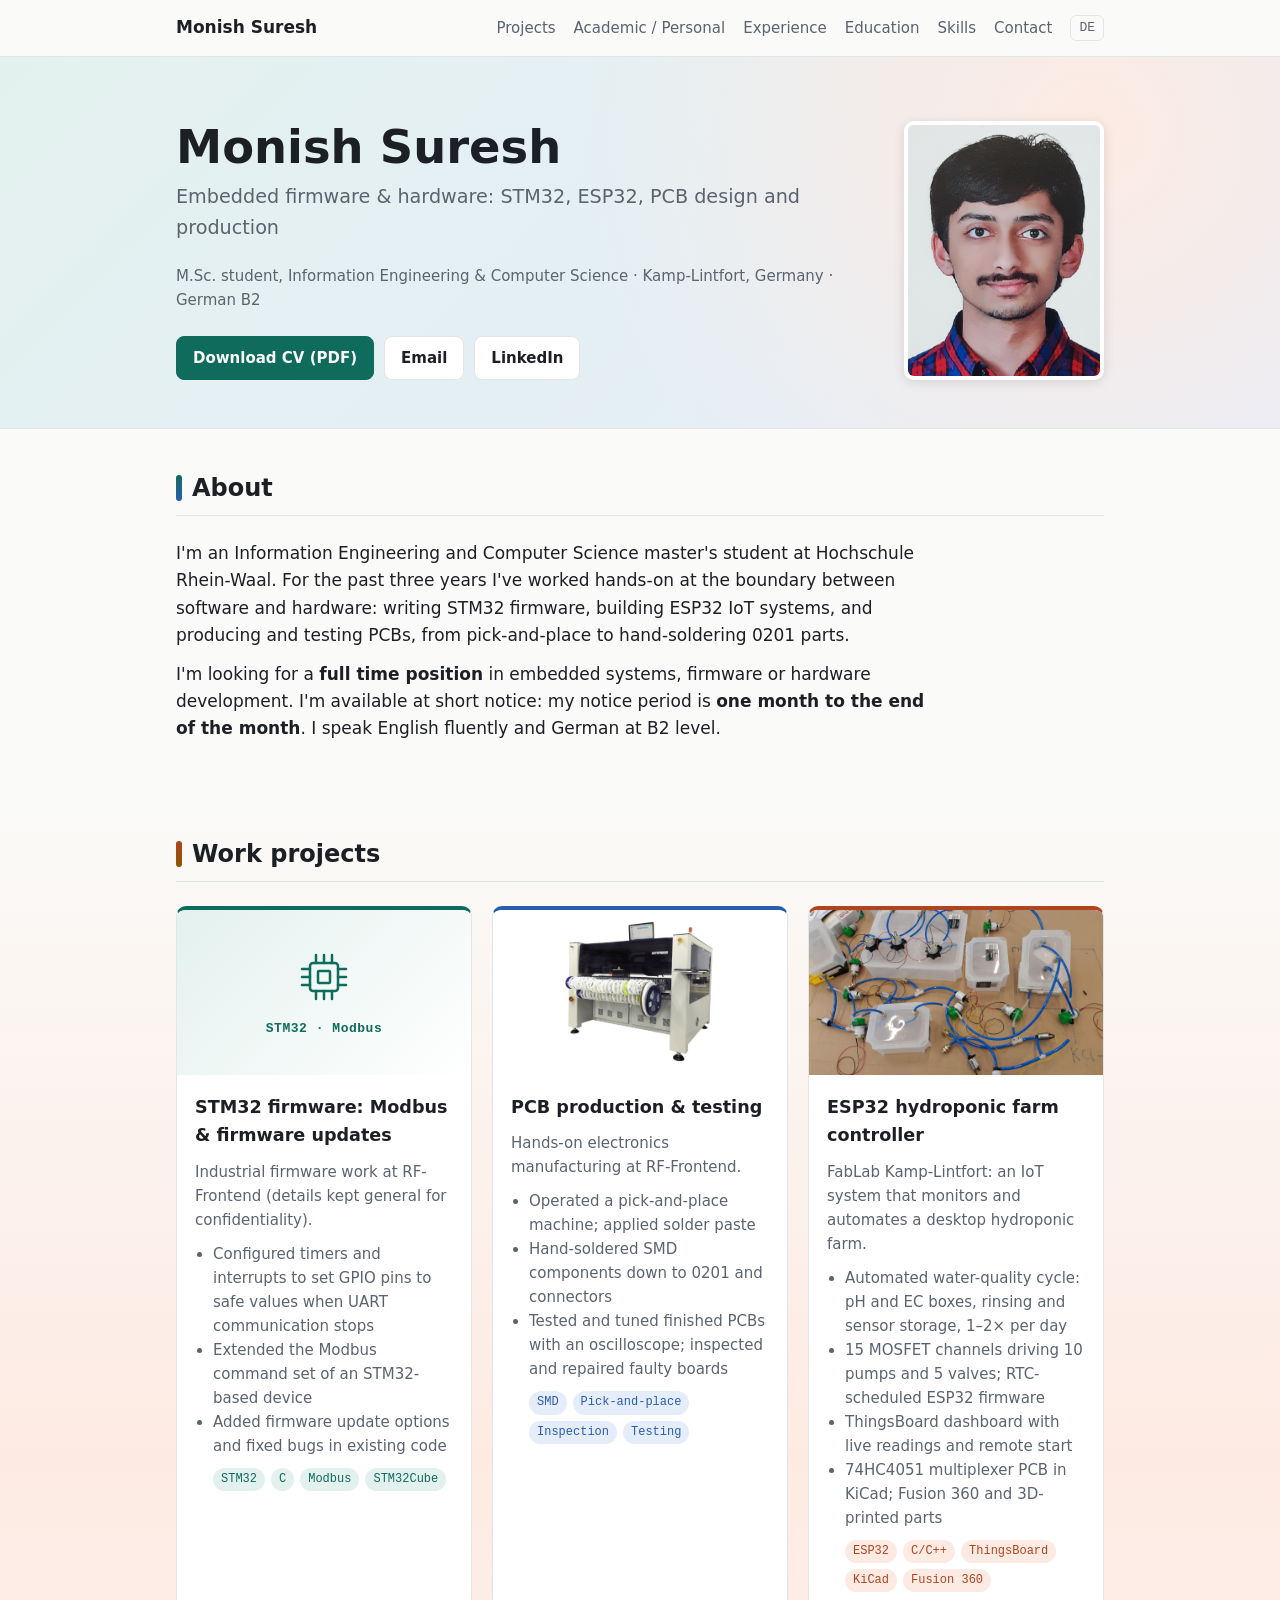
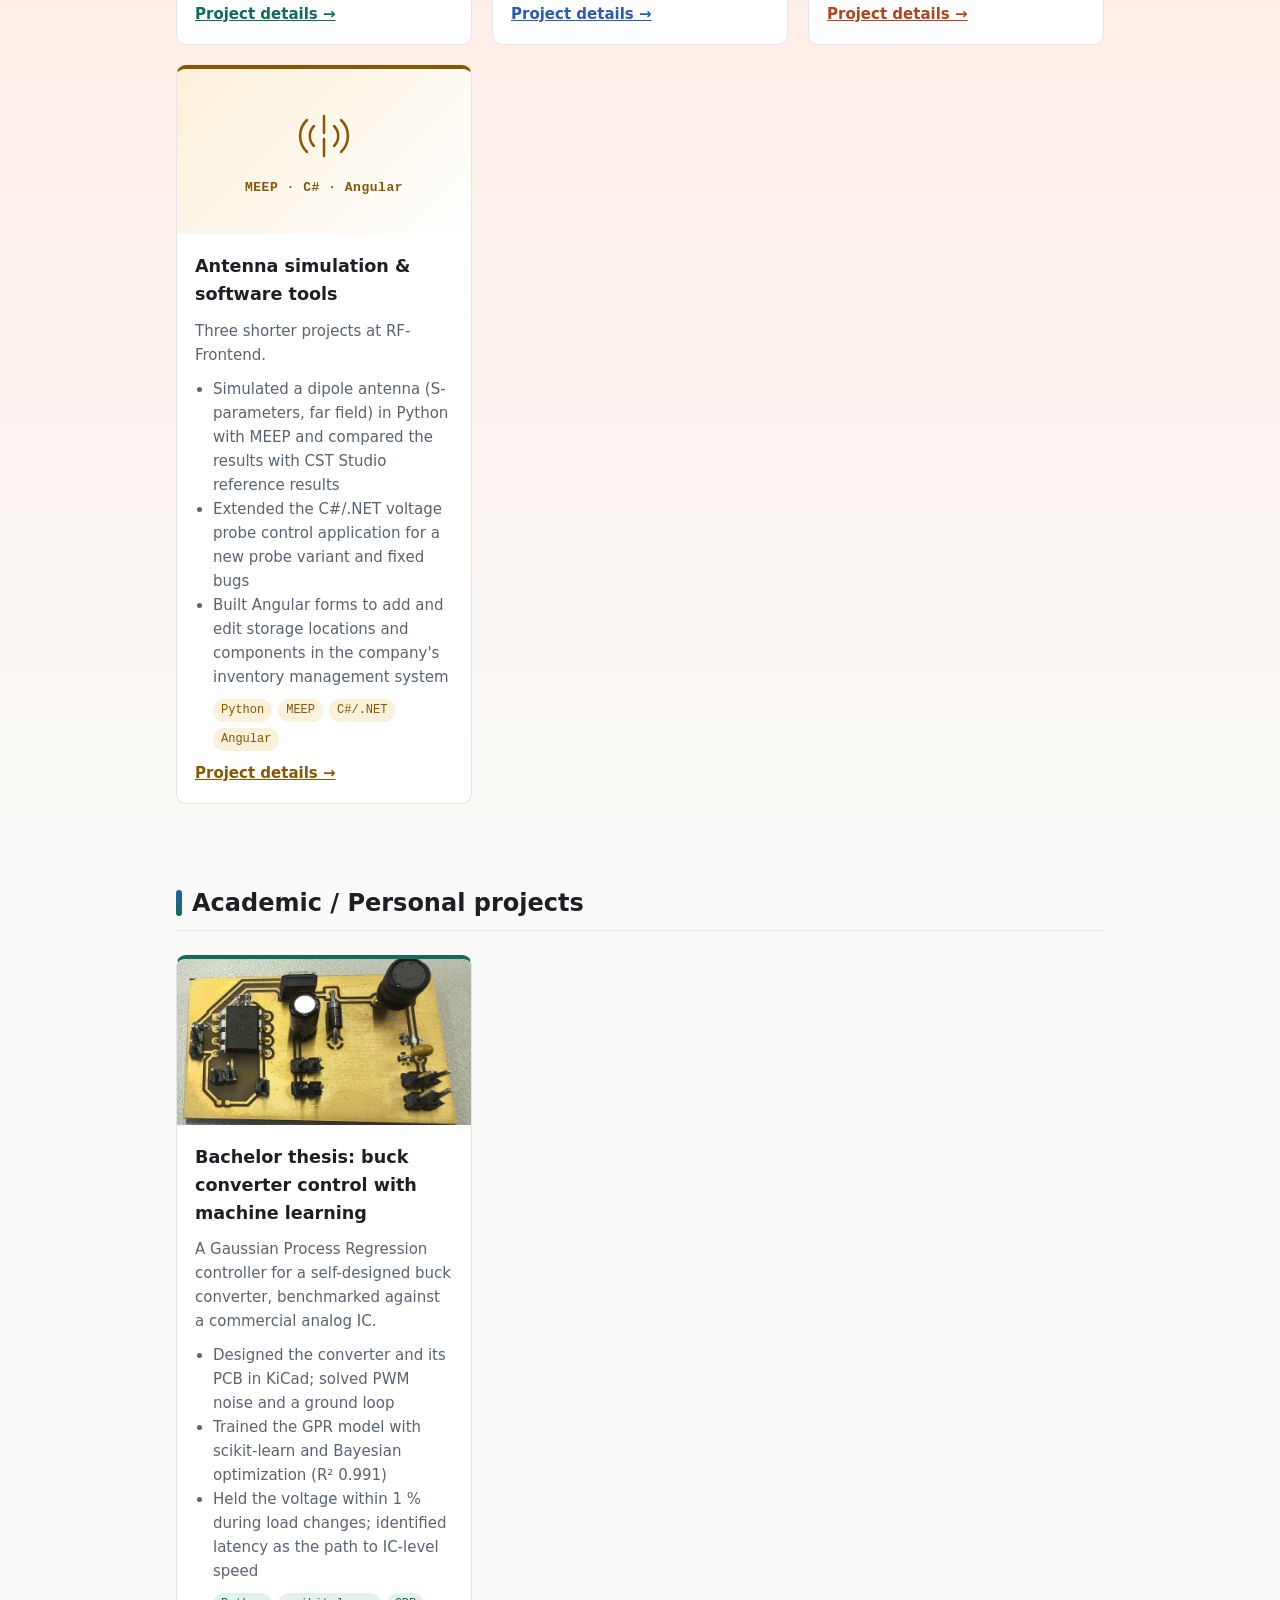
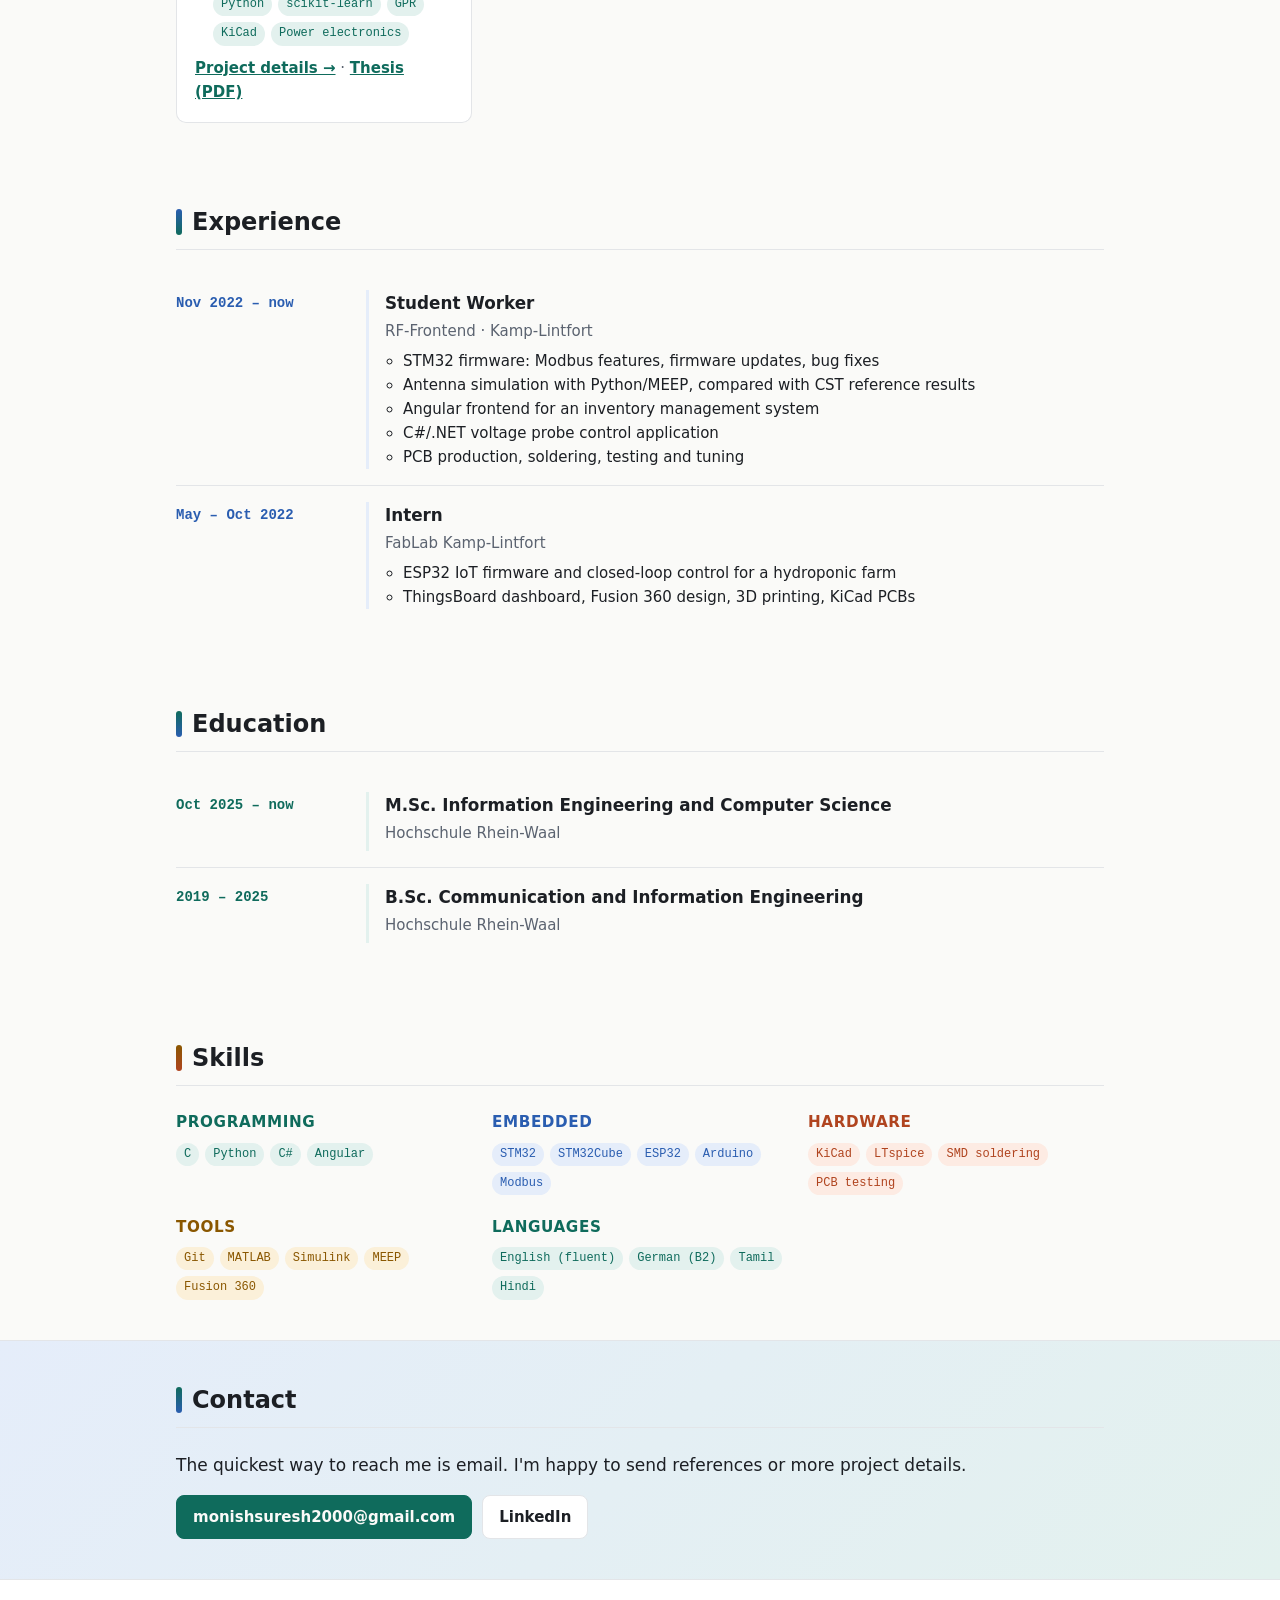
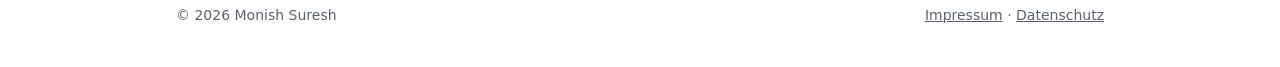
<file: index.html>
<!doctype html>
<html lang="en">
<head>
  <meta charset="utf-8">
  <meta name="viewport" content="width=device-width, initial-scale=1">
  <title>Monish Suresh – Embedded Firmware &amp; Hardware</title>
  <meta name="description" content="Monish Suresh – M.Sc. student in Information Engineering and Computer Science. Embedded firmware (STM32, ESP32), PCB production and RF simulation. Based in Kamp-Lintfort, Germany.">
  <meta name="color-scheme" content="light">
  <link rel="alternate" hreflang="en" href="index.html">
  <link rel="alternate" hreflang="de" href="de/index.html">
  <link rel="stylesheet" href="assets/css/style.css">
</head>
<body>

<header class="site-header">
  <div class="wrap">
    <a class="brand" href="#top">Monish Suresh</a>
    <nav class="nav">
      <a class="hide-sm" href="#projects">Projects</a>
      <a class="hide-sm" href="#personal">Academic / Personal</a>
      <a class="hide-sm" href="#experience">Experience</a>
      <a class="hide-sm" href="#education">Education</a>
      <a class="hide-sm" href="#skills">Skills</a>
      <a href="#contact">Contact</a>
      <a class="lang" href="de/index.html" hreflang="de" lang="de" title="Deutsche Version">DE</a>
    </nav>
  </div>
</header>

<main id="top">

  <section class="hero">
    <div class="wrap">
      <div>
        <h1>Monish Suresh</h1>
        <p class="role">Embedded firmware &amp; hardware: STM32, ESP32, PCB design and production</p>
        <p class="meta">M.Sc. student, Information Engineering &amp; Computer Science · Kamp-Lintfort, Germany · German B2</p>
        <div class="buttons">
          <a class="btn primary" href="assets/CV_Monish_Suresh.pdf" download>Download CV (PDF)</a>
          <a class="btn" href="mailto:monishsuresh2000@gmail.com">Email</a>
          <a class="btn" href="https://www.linkedin.com/in/monish-suresh-187342227/" rel="noopener">LinkedIn</a>        </div>
      </div>
      <img class="photo" src="assets/img/photo.jpg" alt="Portrait of Monish Suresh" width="200" height="259">
    </div>
  </section>

  <section class="about">
    <div class="wrap">
      <h2>About</h2>
      <p>I'm an Information Engineering and Computer Science master's student at Hochschule Rhein-Waal. For the past three years I've worked hands-on at the boundary between software and hardware: writing STM32 firmware, building ESP32 IoT systems, and producing and testing PCBs, from pick-and-place to hand-soldering 0201 parts.</p>
      <!-- TODO: adjust to the roles you are targeting and your availability -->
      <p>I'm looking for a <strong>full time position</strong> in embedded systems, firmware or hardware development. I'm available at short notice: my notice period is <strong>one month to the end of the month</strong>. I speak English fluently and German at B2 level.</p>
    </div>
  </section>

  <section id="projects">
    <div class="wrap">
      <h2>Work projects</h2>
      <div class="projects-grid">

        <article class="card">
          <div class="shot cover"><svg viewBox="0 0 64 64" fill="none" stroke="currentColor" stroke-width="2.5" stroke-linecap="round" aria-hidden="true"><rect x="18" y="18" width="28" height="28" rx="3"/><rect x="26" y="26" width="12" height="12" rx="1"/><path d="M24 10v8M32 10v8M40 10v8M24 46v8M32 46v8M40 46v8M10 24h8M10 32h8M10 40h8M46 24h8M46 32h8M46 40h8"/></svg><span>STM32 · Modbus</span></div>
          <div class="body">
            <h3>STM32 firmware: Modbus &amp; firmware updates</h3>
            <p>Industrial firmware work at RF-Frontend (details kept general for confidentiality).</p>
            <ul>
              <li>Configured timers and interrupts to set GPIO pins to safe values when UART communication stops</li>
              <li>Extended the Modbus command set of an STM32-based device</li>
              <li>Added firmware update options and fixed bugs in existing code</li>
            </ul>
            <ul class="tags"><li>STM32</li><li>C</li><li>Modbus</li><li>STM32Cube</li></ul>
            <p class="links"><a href="projects/stm32-firmware.html">Project details →</a></p>
          </div>
        </article>

        <article class="card">
          <img class="shot contain" src="assets/img/autotronik-pick-and-place.jpg" alt="Autotronik pick-and-place machine (image: Autotronik)" loading="lazy">
          <div class="body">
            <h3>PCB production &amp; testing</h3>
            <p>Hands-on electronics manufacturing at RF-Frontend.</p>
            <ul>
              <li>Operated a pick-and-place machine; applied solder paste</li>
              <li>Hand-soldered SMD components down to 0201 and connectors</li>
              <li>Tested and tuned finished PCBs with an oscilloscope; inspected and repaired faulty boards</li>
            </ul>
            <ul class="tags"><li>SMD</li><li>Pick-and-place</li><li>Inspection</li><li>Testing</li></ul>
            <p class="links"><a href="projects/pcb-production.html">Project details →</a></p>
          </div>
        </article>

        <article class="card">
          <img class="shot" src="assets/img/hydro-structure.jpg" alt="Hydroponic system with sensor boxes, pumps and valves" loading="lazy">
          <div class="body">
            <h3>ESP32 hydroponic farm controller</h3>
            <p>FabLab Kamp-Lintfort: an IoT system that monitors and automates a desktop hydroponic farm.</p>
            <ul>
              <li>Automated water-quality cycle: pH and EC boxes, rinsing and sensor storage, 1–2× per day</li>
              <li>15 MOSFET channels driving 10 pumps and 5 valves; RTC-scheduled ESP32 firmware</li>
              <li>ThingsBoard dashboard with live readings and remote start</li>
              <li>74HC4051 multiplexer PCB in KiCad; Fusion 360 and 3D-printed parts</li>
            </ul>
            <ul class="tags"><li>ESP32</li><li>C/C++</li><li>ThingsBoard</li><li>KiCad</li><li>Fusion 360</li></ul>
            <!-- TODO: link to repo or write-up -->
            <p class="links"><a href="projects/hydroponic.html">Project details →</a></p>
          </div>
        </article>

        <article class="card">
          <div class="shot cover"><svg viewBox="0 0 64 64" fill="none" stroke="currentColor" stroke-width="2.5" stroke-linecap="round" aria-hidden="true"><path d="M32 12v17M32 35v17"/><path d="M22 22a14 14 0 0 0 0 20M42 22a14 14 0 0 1 0 20"/><path d="M15 16a22 22 0 0 0 0 32M49 16a22 22 0 0 1 0 32"/></svg><span>MEEP · C# · Angular</span></div>
          <div class="body">
            <h3>Antenna simulation &amp; software tools</h3>
            <p>Three shorter projects at RF-Frontend.</p>
            <ul>
              <li>Simulated a dipole antenna (S-parameters, far field) in Python with MEEP and compared the results with CST Studio reference results</li>
              <li>Extended the C#/.NET voltage probe control application for a new probe variant and fixed bugs</li>
              <li>Built Angular forms to add and edit storage locations and components in the company's inventory management system</li>
            </ul>
            <ul class="tags"><li>Python</li><li>MEEP</li><li>C#/.NET</li><li>Angular</li></ul>
            <p class="links"><a href="projects/shorter-projects.html">Project details →</a></p>
          </div>
        </article>

      </div>
    </div>
  </section>

  <section id="personal">
    <div class="wrap">
      <h2>Academic / Personal projects</h2>
      <div class="projects-grid">

        <article class="card">
          <img class="shot" src="assets/img/thesis-pcb.jpg" alt="Buck converter PCB from the bachelor thesis" loading="lazy">
          <div class="body">
            <h3>Bachelor thesis: buck converter control with machine learning</h3>
            <p>A Gaussian Process Regression controller for a self-designed buck converter, benchmarked against a commercial analog IC.</p>
            <ul>
              <li>Designed the converter and its PCB in KiCad; solved PWM noise and a ground loop</li>
              <li>Trained the GPR model with scikit-learn and Bayesian optimization (R² 0.991)</li>
              <li>Held the voltage within 1&nbsp;% during load changes; identified latency as the path to IC-level speed</li>
            </ul>
            <ul class="tags"><li>Python</li><li>scikit-learn</li><li>GPR</li><li>KiCad</li><li>Power electronics</li></ul>
            <p class="links"><a href="projects/bachelor-thesis.html">Project details →</a> · <a href="https://drive.google.com/file/d/1gBkcHnLzC2Oy_JHDTUy7ZVJLLnsl0aaL/view?usp=sharing" rel="noopener" target="_blank">Thesis (PDF)</a></p>
          </div>
        </article>

      </div>
    </div>
  </section>

  <section id="experience">
    <div class="wrap">
      <h2>Experience</h2>
      <ol class="timeline">
        <li>
          <div class="when">Nov 2022 – now</div>
          <div>
            <h3>Student Worker</h3>
            <p class="where">RF-Frontend · Kamp-Lintfort</p>
            <ul>
              <li>STM32 firmware: Modbus features, firmware updates, bug fixes</li>
              <li>Antenna simulation with Python/MEEP, compared with CST reference results</li>
              <li>Angular frontend for an inventory management system</li>
              <li>C#/.NET voltage probe control application</li>
              <li>PCB production, soldering, testing and tuning</li>
            </ul>
          </div>
        </li>
        <li>
          <div class="when">May – Oct 2022</div>
          <div>
            <h3>Intern</h3>
            <p class="where">FabLab Kamp-Lintfort</p>
            <ul>
              <li>ESP32 IoT firmware and closed-loop control for a hydroponic farm</li>
              <li>ThingsBoard dashboard, Fusion 360 design, 3D printing, KiCad PCBs</li>
            </ul>
          </div>
        </li>
      </ol>
    </div>
  </section>

  <section id="education">
    <div class="wrap">
      <h2>Education</h2>
      <ol class="timeline">
        <li>
          <div class="when">Oct 2025 – now</div>
          <div>
            <h3>M.Sc. Information Engineering and Computer Science</h3>
            <p class="where">Hochschule Rhein-Waal</p>
          </div>
        </li>
        <li>
          <div class="when">2019 – 2025</div>
          <div>
            <h3>B.Sc. Communication and Information Engineering</h3>
            <p class="where">Hochschule Rhein-Waal</p>
          </div>
        </li>
      </ol>
    </div>
  </section>

  <section id="skills">
    <div class="wrap">
      <h2>Skills</h2>
      <div class="skills">
        <div>
          <h3>Programming</h3>
          <ul class="tags"><li>C</li><li>Python</li><li>C#</li><li>Angular</li></ul>
        </div>
        <div>
          <h3>Embedded</h3>
          <ul class="tags"><li>STM32</li><li>STM32Cube</li><li>ESP32</li><li>Arduino</li><li>Modbus</li></ul>
        </div>
        <div>
          <h3>Hardware</h3>
          <ul class="tags"><li>KiCad</li><li>LTspice</li><li>SMD soldering</li><li>PCB testing</li></ul>
        </div>
        <div>
          <h3>Tools</h3>
          <ul class="tags"><li>Git</li><li>MATLAB</li><li>Simulink</li><li>MEEP</li><li>Fusion 360</li></ul>
        </div>
        <div>
          <h3>Languages</h3>
          <ul class="tags"><li>English (fluent)</li><li>German (B2)</li><li>Tamil</li><li>Hindi</li></ul>
        </div>
      </div>
    </div>
  </section>

  <section id="contact" class="contact">
    <div class="wrap">
      <h2>Contact</h2>
      <p>The quickest way to reach me is email. I'm happy to send references or more project details.</p>
      <div class="buttons">
        <a class="btn primary" href="mailto:monishsuresh2000@gmail.com">monishsuresh2000@gmail.com</a>
        <a class="btn" href="https://www.linkedin.com/in/monish-suresh-187342227/" rel="noopener">LinkedIn</a>
      </div>
    </div>
  </section>

</main>

<footer class="site-footer">
  <div class="wrap">
    <span>© 2026 Monish Suresh</span>
    <span><a href="impressum.html">Impressum</a> · <a href="datenschutz.html">Datenschutz</a></span>
  </div>
</footer>

</body>
</html>
</file>
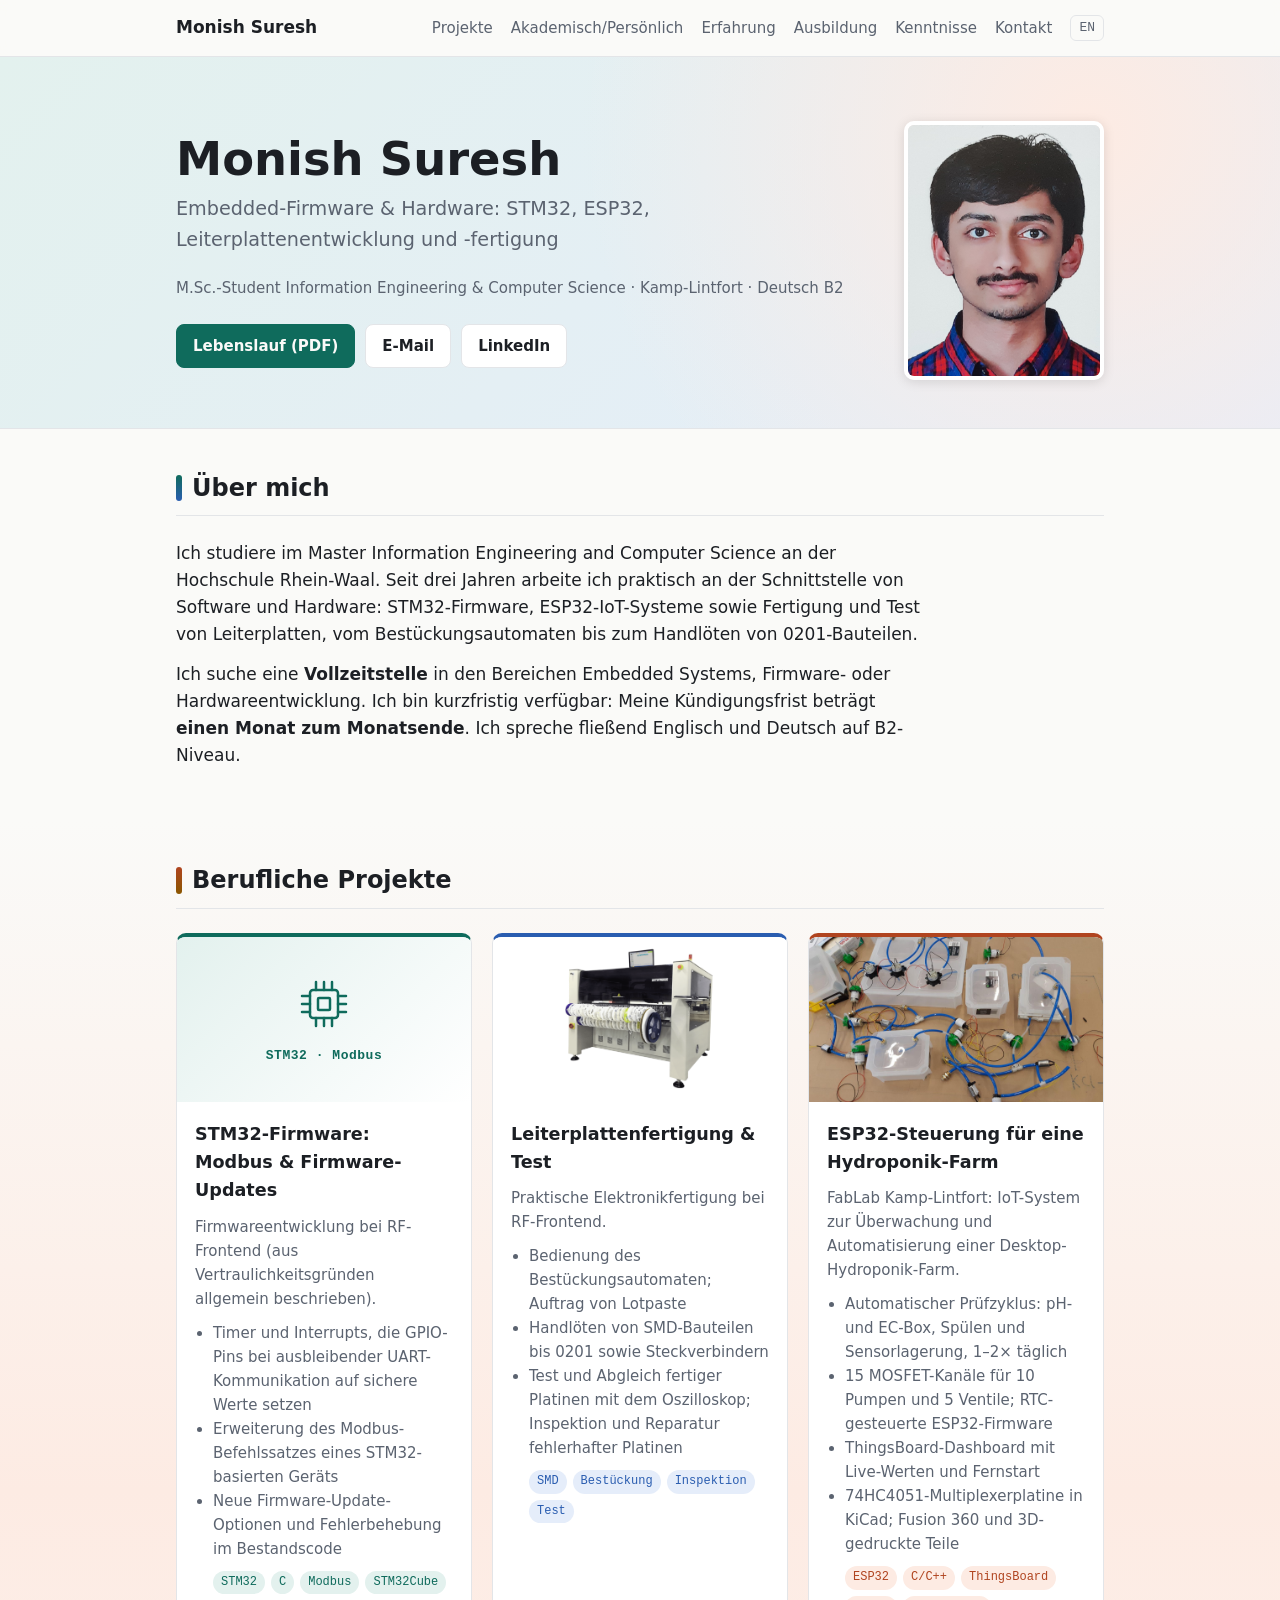
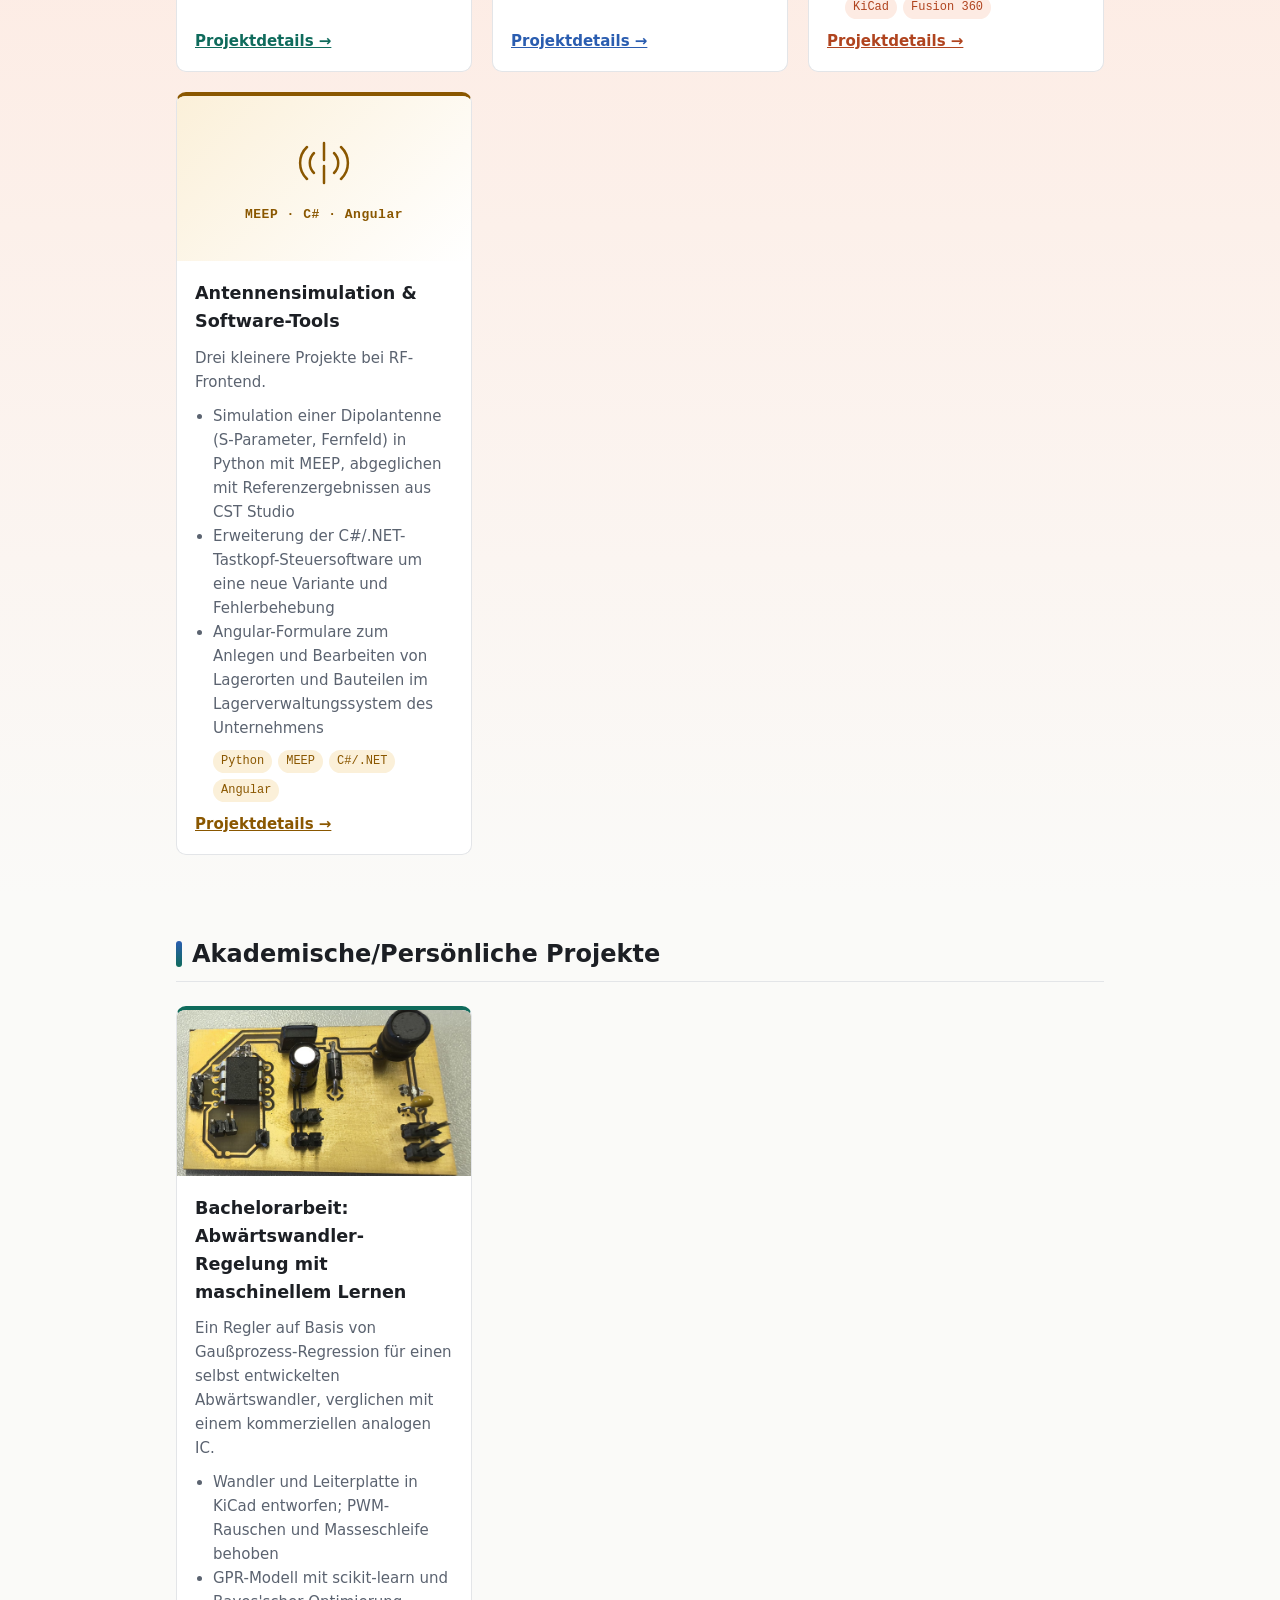
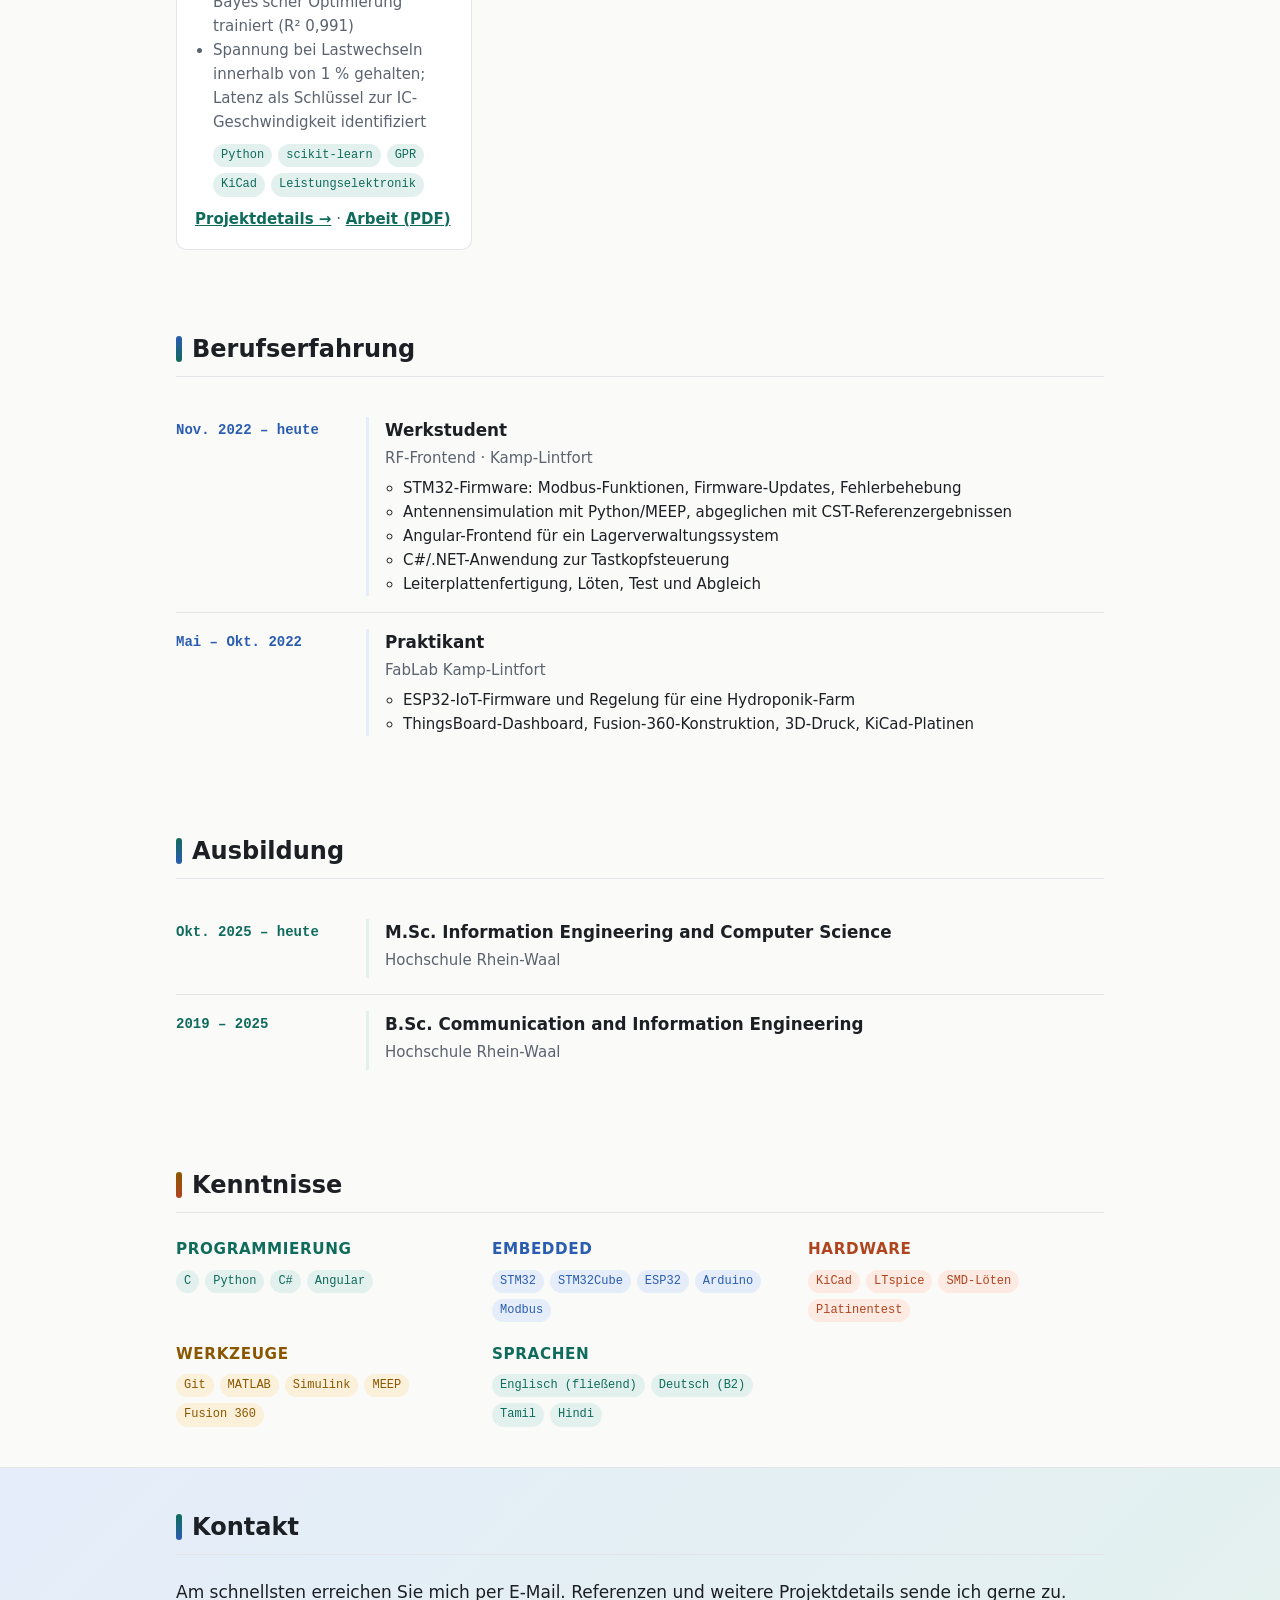
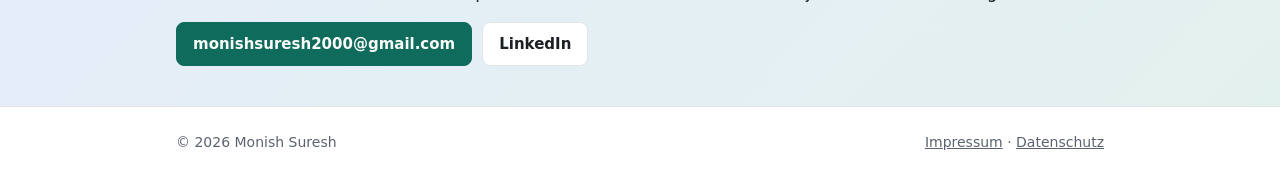
<file: de/index.html>
<!doctype html>
<html lang="de">
<head>
  <meta charset="utf-8">
  <meta name="viewport" content="width=device-width, initial-scale=1">
  <title>Monish Suresh – Embedded-Firmware &amp; Hardware</title>
  <meta name="description" content="Monish Suresh – M.Sc.-Student Information Engineering and Computer Science. Embedded-Firmware (STM32, ESP32), Leiterplattenfertigung und HF-Simulation. Kamp-Lintfort.">
  <meta name="color-scheme" content="light">
  <link rel="alternate" hreflang="en" href="../index.html">
  <link rel="alternate" hreflang="de" href="index.html">
  <link rel="stylesheet" href="../assets/css/style.css">
</head>
<body>

<header class="site-header">
  <div class="wrap">
    <a class="brand" href="#top">Monish Suresh</a>
    <nav class="nav">
      <a class="hide-sm" href="#projekte">Projekte</a>
      <a class="hide-sm" href="#persoenlich">Akademisch/Persönlich</a>
      <a class="hide-sm" href="#erfahrung">Erfahrung</a>
      <a class="hide-sm" href="#ausbildung">Ausbildung</a>
      <a class="hide-sm" href="#kenntnisse">Kenntnisse</a>
      <a href="#kontakt">Kontakt</a>
      <a class="lang" href="../index.html" hreflang="en" lang="en" title="English version">EN</a>
    </nav>
  </div>
</header>

<main id="top">

  <section class="hero">
    <div class="wrap">
      <div>
        <h1>Monish Suresh</h1>
        <p class="role">Embedded-Firmware &amp; Hardware: STM32, ESP32, Leiterplattenentwicklung und -fertigung</p>
        <p class="meta">M.Sc.-Student Information Engineering &amp; Computer Science · Kamp-Lintfort · Deutsch B2</p>
        <div class="buttons">
          <a class="btn primary" href="../assets/CV_Monish_Suresh.pdf" download>Lebenslauf (PDF)</a>
          <a class="btn" href="mailto:monishsuresh2000@gmail.com">E-Mail</a>
          <a class="btn" href="https://www.linkedin.com/in/monish-suresh-187342227/" rel="noopener">LinkedIn</a>        </div>
      </div>
      <img class="photo" src="../assets/img/photo.jpg" alt="Porträt von Monish Suresh" width="200" height="259">
    </div>
  </section>

  <section class="about">
    <div class="wrap">
      <h2>Über mich</h2>
      <p>Ich studiere im Master Information Engineering and Computer Science an der Hochschule Rhein-Waal. Seit drei Jahren arbeite ich praktisch an der Schnittstelle von Software und Hardware: STM32-Firmware, ESP32-IoT-Systeme sowie Fertigung und Test von Leiterplatten, vom Bestückungsautomaten bis zum Handlöten von 0201-Bauteilen.</p>
      <!-- TODO: an deine Zielstellen und Verfügbarkeit anpassen -->
      <p>Ich suche eine <strong>Vollzeitstelle</strong> in den Bereichen Embedded Systems, Firmware- oder Hardwareentwicklung. Ich bin kurzfristig verfügbar: Meine Kündigungsfrist beträgt <strong>einen Monat zum Monatsende</strong>. Ich spreche fließend Englisch und Deutsch auf B2-Niveau.</p>
    </div>
  </section>

  <section id="projekte">
    <div class="wrap">
      <h2>Berufliche Projekte</h2>
      <div class="projects-grid">

        <article class="card">
          <div class="shot cover"><svg viewBox="0 0 64 64" fill="none" stroke="currentColor" stroke-width="2.5" stroke-linecap="round" aria-hidden="true"><rect x="18" y="18" width="28" height="28" rx="3"/><rect x="26" y="26" width="12" height="12" rx="1"/><path d="M24 10v8M32 10v8M40 10v8M24 46v8M32 46v8M40 46v8M10 24h8M10 32h8M10 40h8M46 24h8M46 32h8M46 40h8"/></svg><span>STM32 · Modbus</span></div>
          <div class="body">
            <h3>STM32-Firmware: Modbus &amp; Firmware-Updates</h3>
            <p>Firmwareentwicklung bei RF-Frontend (aus Vertraulichkeitsgründen allgemein beschrieben).</p>
            <ul>
              <li>Timer und Interrupts, die GPIO-Pins bei ausbleibender UART-Kommunikation auf sichere Werte setzen</li>
              <li>Erweiterung des Modbus-Befehlssatzes eines STM32-basierten Geräts</li>
              <li>Neue Firmware-Update-Optionen und Fehlerbehebung im Bestandscode</li>
            </ul>
            <ul class="tags"><li>STM32</li><li>C</li><li>Modbus</li><li>STM32Cube</li></ul>
            <p class="links"><a href="projects/stm32-firmware.html">Projektdetails →</a></p>
          </div>
        </article>

        <article class="card">
          <img class="shot contain" src="../assets/img/autotronik-pick-and-place.jpg" alt="Autotronik-Bestückungsautomat (Bild: Autotronik)" loading="lazy">
          <div class="body">
            <h3>Leiterplattenfertigung &amp; Test</h3>
            <p>Praktische Elektronikfertigung bei RF-Frontend.</p>
            <ul>
              <li>Bedienung des Bestückungsautomaten; Auftrag von Lotpaste</li>
              <li>Handlöten von SMD-Bauteilen bis 0201 sowie Steckverbindern</li>
              <li>Test und Abgleich fertiger Platinen mit dem Oszilloskop; Inspektion und Reparatur fehlerhafter Platinen</li>
            </ul>
            <ul class="tags"><li>SMD</li><li>Bestückung</li><li>Inspektion</li><li>Test</li></ul>
            <p class="links"><a href="projects/pcb-production.html">Projektdetails →</a></p>
          </div>
        </article>

        <article class="card">
          <img class="shot" src="../assets/img/hydro-structure.jpg" alt="Hydroponik-System mit Sensorboxen, Pumpen und Ventilen" loading="lazy">
          <div class="body">
            <h3>ESP32-Steuerung für eine Hydroponik-Farm</h3>
            <p>FabLab Kamp-Lintfort: IoT-System zur Überwachung und Automatisierung einer Desktop-Hydroponik-Farm.</p>
            <ul>
              <li>Automatischer Prüfzyklus: pH- und EC-Box, Spülen und Sensorlagerung, 1–2× täglich</li>
              <li>15 MOSFET-Kanäle für 10 Pumpen und 5 Ventile; RTC-gesteuerte ESP32-Firmware</li>
              <li>ThingsBoard-Dashboard mit Live-Werten und Fernstart</li>
              <li>74HC4051-Multiplexerplatine in KiCad; Fusion 360 und 3D-gedruckte Teile</li>
            </ul>
            <ul class="tags"><li>ESP32</li><li>C/C++</li><li>ThingsBoard</li><li>KiCad</li><li>Fusion 360</li></ul>
            <p class="links"><a href="projects/hydroponic.html">Projektdetails →</a></p>
          </div>
        </article>

        <article class="card">
          <div class="shot cover"><svg viewBox="0 0 64 64" fill="none" stroke="currentColor" stroke-width="2.5" stroke-linecap="round" aria-hidden="true"><path d="M32 12v17M32 35v17"/><path d="M22 22a14 14 0 0 0 0 20M42 22a14 14 0 0 1 0 20"/><path d="M15 16a22 22 0 0 0 0 32M49 16a22 22 0 0 1 0 32"/></svg><span>MEEP · C# · Angular</span></div>
          <div class="body">
            <h3>Antennensimulation &amp; Software-Tools</h3>
            <p>Drei kleinere Projekte bei RF-Frontend.</p>
            <ul>
              <li>Simulation einer Dipolantenne (S-Parameter, Fernfeld) in Python mit MEEP, abgeglichen mit Referenzergebnissen aus CST Studio</li>
              <li>Erweiterung der C#/.NET-Tastkopf-Steuersoftware um eine neue Variante und Fehlerbehebung</li>
              <li>Angular-Formulare zum Anlegen und Bearbeiten von Lagerorten und Bauteilen im Lagerverwaltungssystem des Unternehmens</li>
            </ul>
            <ul class="tags"><li>Python</li><li>MEEP</li><li>C#/.NET</li><li>Angular</li></ul>
            <p class="links"><a href="projects/shorter-projects.html">Projektdetails →</a></p>
          </div>
        </article>

      </div>
    </div>
  </section>

  <section id="persoenlich">
    <div class="wrap">
      <h2>Akademische/Persönliche Projekte</h2>
      <div class="projects-grid">

        <article class="card">
          <img class="shot" src="../assets/img/thesis-pcb.jpg" alt="Leiterplatte des Abwärtswandlers aus der Bachelorarbeit" loading="lazy">
          <div class="body">
            <h3>Bachelorarbeit: Abwärtswandler-Regelung mit maschinellem Lernen</h3>
            <p>Ein Regler auf Basis von Gaußprozess-Regression für einen selbst entwickelten Abwärtswandler, verglichen mit einem kommerziellen analogen IC.</p>
            <ul>
              <li>Wandler und Leiterplatte in KiCad entworfen; PWM-Rauschen und Masseschleife behoben</li>
              <li>GPR-Modell mit scikit-learn und Bayes'scher Optimierung trainiert (R² 0,991)</li>
              <li>Spannung bei Lastwechseln innerhalb von 1&nbsp;% gehalten; Latenz als Schlüssel zur IC-Geschwindigkeit identifiziert</li>
            </ul>
            <ul class="tags"><li>Python</li><li>scikit-learn</li><li>GPR</li><li>KiCad</li><li>Leistungselektronik</li></ul>
            <p class="links"><a href="projects/bachelor-thesis.html">Projektdetails →</a> · <a href="https://drive.google.com/file/d/1gBkcHnLzC2Oy_JHDTUy7ZVJLLnsl0aaL/view?usp=sharing" rel="noopener" target="_blank">Arbeit (PDF)</a></p>
          </div>
        </article>

      </div>
    </div>
  </section>

  <section id="erfahrung">
    <div class="wrap">
      <h2>Berufserfahrung</h2>
      <ol class="timeline">
        <li>
          <div class="when">Nov. 2022 – heute</div>
          <div>
            <h3>Werkstudent</h3>
            <p class="where">RF-Frontend · Kamp-Lintfort</p>
            <ul>
              <li>STM32-Firmware: Modbus-Funktionen, Firmware-Updates, Fehlerbehebung</li>
              <li>Antennensimulation mit Python/MEEP, abgeglichen mit CST-Referenzergebnissen</li>
              <li>Angular-Frontend für ein Lagerverwaltungssystem</li>
              <li>C#/.NET-Anwendung zur Tastkopfsteuerung</li>
              <li>Leiterplattenfertigung, Löten, Test und Abgleich</li>
            </ul>
          </div>
        </li>
        <li>
          <div class="when">Mai – Okt. 2022</div>
          <div>
            <h3>Praktikant</h3>
            <p class="where">FabLab Kamp-Lintfort</p>
            <ul>
              <li>ESP32-IoT-Firmware und Regelung für eine Hydroponik-Farm</li>
              <li>ThingsBoard-Dashboard, Fusion-360-Konstruktion, 3D-Druck, KiCad-Platinen</li>
            </ul>
          </div>
        </li>
      </ol>
    </div>
  </section>

  <section id="ausbildung">
    <div class="wrap">
      <h2>Ausbildung</h2>
      <ol class="timeline">
        <li>
          <div class="when">Okt. 2025 – heute</div>
          <div>
            <h3>M.Sc. Information Engineering and Computer Science</h3>
            <p class="where">Hochschule Rhein-Waal</p>
          </div>
        </li>
        <li>
          <div class="when">2019 – 2025</div>
          <div>
            <h3>B.Sc. Communication and Information Engineering</h3>
            <p class="where">Hochschule Rhein-Waal</p>
          </div>
        </li>
      </ol>
    </div>
  </section>

  <section id="kenntnisse">
    <div class="wrap">
      <h2>Kenntnisse</h2>
      <div class="skills">
        <div>
          <h3>Programmierung</h3>
          <ul class="tags"><li>C</li><li>Python</li><li>C#</li><li>Angular</li></ul>
        </div>
        <div>
          <h3>Embedded</h3>
          <ul class="tags"><li>STM32</li><li>STM32Cube</li><li>ESP32</li><li>Arduino</li><li>Modbus</li></ul>
        </div>
        <div>
          <h3>Hardware</h3>
          <ul class="tags"><li>KiCad</li><li>LTspice</li><li>SMD-Löten</li><li>Platinentest</li></ul>
        </div>
        <div>
          <h3>Werkzeuge</h3>
          <ul class="tags"><li>Git</li><li>MATLAB</li><li>Simulink</li><li>MEEP</li><li>Fusion 360</li></ul>
        </div>
        <div>
          <h3>Sprachen</h3>
          <ul class="tags"><li>Englisch (fließend)</li><li>Deutsch (B2)</li><li>Tamil</li><li>Hindi</li></ul>
        </div>
      </div>
    </div>
  </section>

  <section id="kontakt" class="contact">
    <div class="wrap">
      <h2>Kontakt</h2>
      <p>Am schnellsten erreichen Sie mich per E-Mail. Referenzen und weitere Projektdetails sende ich gerne zu.</p>
      <div class="buttons">
        <a class="btn primary" href="mailto:monishsuresh2000@gmail.com">monishsuresh2000@gmail.com</a>
        <a class="btn" href="https://www.linkedin.com/in/monish-suresh-187342227/" rel="noopener">LinkedIn</a>
      </div>
    </div>
  </section>

</main>

<footer class="site-footer">
  <div class="wrap">
    <span>© 2026 Monish Suresh</span>
    <span><a href="../impressum.html">Impressum</a> · <a href="../datenschutz.html">Datenschutz</a></span>
  </div>
</footer>

</body>
</html>
</file>
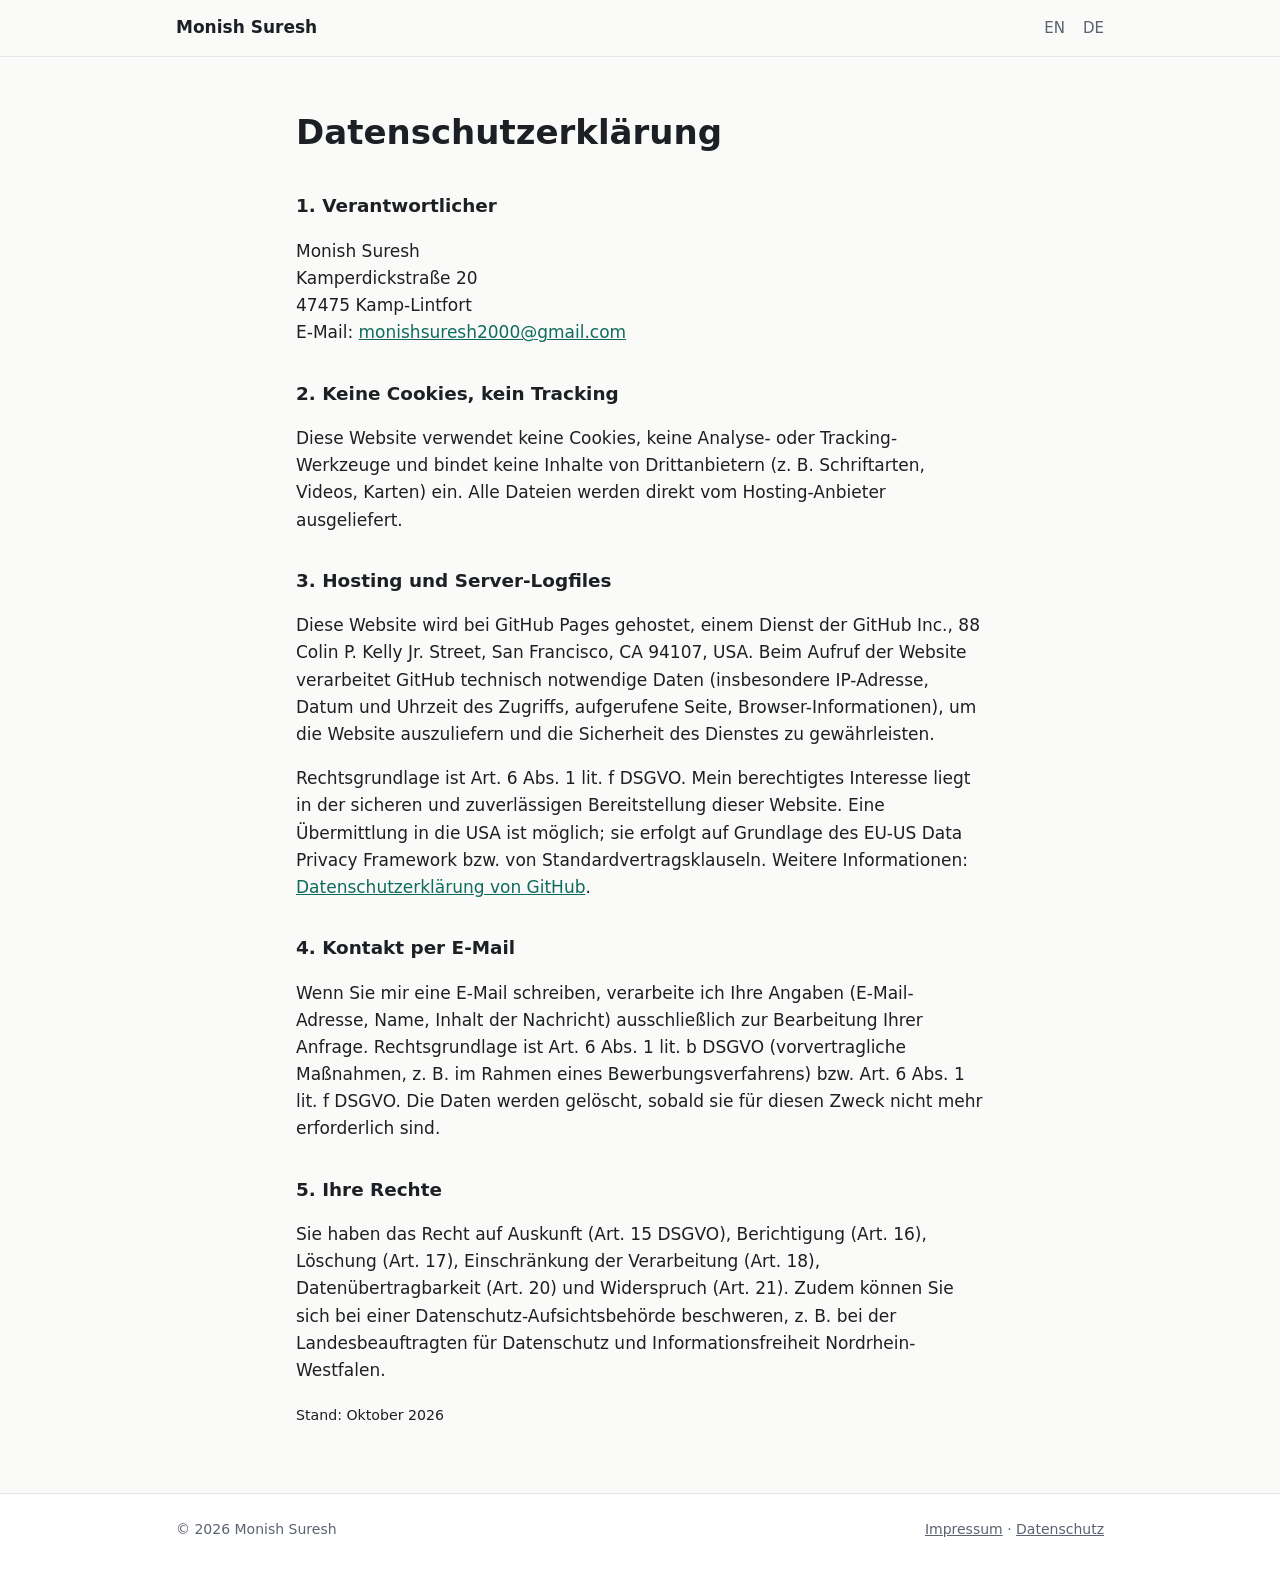
<file: datenschutz.html>
<!doctype html>
<html lang="de">
<head>
  <meta charset="utf-8">
  <meta name="viewport" content="width=device-width, initial-scale=1">
  <title>Datenschutz – Monish Suresh</title>
  <meta name="robots" content="noindex">
  <meta name="color-scheme" content="light">
  <link rel="stylesheet" href="assets/css/style.css">
</head>
<body>

<header class="site-header">
  <div class="wrap">
    <a class="brand" href="index.html">Monish Suresh</a>
    <nav class="nav">
      <a href="index.html">EN</a>
      <a href="de/index.html">DE</a>
    </nav>
  </div>
</header>

<main class="legal">
  <div class="wrap">
    <h1>Datenschutzerklärung</h1>

    <h2>1. Verantwortlicher</h2>
    <p>
      Monish Suresh<br>
      Kamperdickstraße 20<br>
      47475 Kamp-Lintfort<br>
      E-Mail: <a href="mailto:monishsuresh2000@gmail.com">monishsuresh2000@gmail.com</a>
    </p>

    <h2>2. Keine Cookies, kein Tracking</h2>
    <p>Diese Website verwendet keine Cookies, keine Analyse- oder Tracking-Werkzeuge und bindet keine Inhalte von Drittanbietern (z.&nbsp;B. Schriftarten, Videos, Karten) ein. Alle Dateien werden direkt vom Hosting-Anbieter ausgeliefert.</p>

    <h2>3. Hosting und Server-Logfiles</h2>
    <!-- TODO: adjust if you choose a different host (Netlify, Cloudflare Pages, Codeberg Pages) -->
    <p>Diese Website wird bei GitHub Pages gehostet, einem Dienst der GitHub Inc., 88 Colin P. Kelly Jr. Street, San Francisco, CA 94107, USA. Beim Aufruf der Website verarbeitet GitHub technisch notwendige Daten (insbesondere IP-Adresse, Datum und Uhrzeit des Zugriffs, aufgerufene Seite, Browser-Informationen), um die Website auszuliefern und die Sicherheit des Dienstes zu gewährleisten.</p>
    <p>Rechtsgrundlage ist Art. 6 Abs. 1 lit. f DSGVO. Mein berechtigtes Interesse liegt in der sicheren und zuverlässigen Bereitstellung dieser Website. Eine Übermittlung in die USA ist möglich; sie erfolgt auf Grundlage des EU-US Data Privacy Framework bzw. von Standardvertragsklauseln. Weitere Informationen: <a href="https://docs.github.com/de/site-policy/privacy-policies/github-general-privacy-statement" rel="noopener">Datenschutzerklärung von GitHub</a>.</p>

    <h2>4. Kontakt per E-Mail</h2>
    <p>Wenn Sie mir eine E-Mail schreiben, verarbeite ich Ihre Angaben (E-Mail-Adresse, Name, Inhalt der Nachricht) ausschließlich zur Bearbeitung Ihrer Anfrage. Rechtsgrundlage ist Art. 6 Abs. 1 lit. b DSGVO (vorvertragliche Maßnahmen, z.&nbsp;B. im Rahmen eines Bewerbungsverfahrens) bzw. Art. 6 Abs. 1 lit. f DSGVO. Die Daten werden gelöscht, sobald sie für diesen Zweck nicht mehr erforderlich sind.</p>

    <h2>5. Ihre Rechte</h2>
    <p>Sie haben das Recht auf Auskunft (Art. 15 DSGVO), Berichtigung (Art. 16), Löschung (Art. 17), Einschränkung der Verarbeitung (Art. 18), Datenübertragbarkeit (Art. 20) und Widerspruch (Art. 21). Zudem können Sie sich bei einer Datenschutz-Aufsichtsbehörde beschweren, z.&nbsp;B. bei der Landesbeauftragten für Datenschutz und Informationsfreiheit Nordrhein-Westfalen.</p>

    <p><small>Stand: Oktober 2026</small></p>
  </div>
</main>

<footer class="site-footer">
  <div class="wrap">
    <span>© 2026 Monish Suresh</span>
    <span><a href="impressum.html">Impressum</a> · <a href="datenschutz.html">Datenschutz</a></span>
  </div>
</footer>

</body>
</html>
</file>
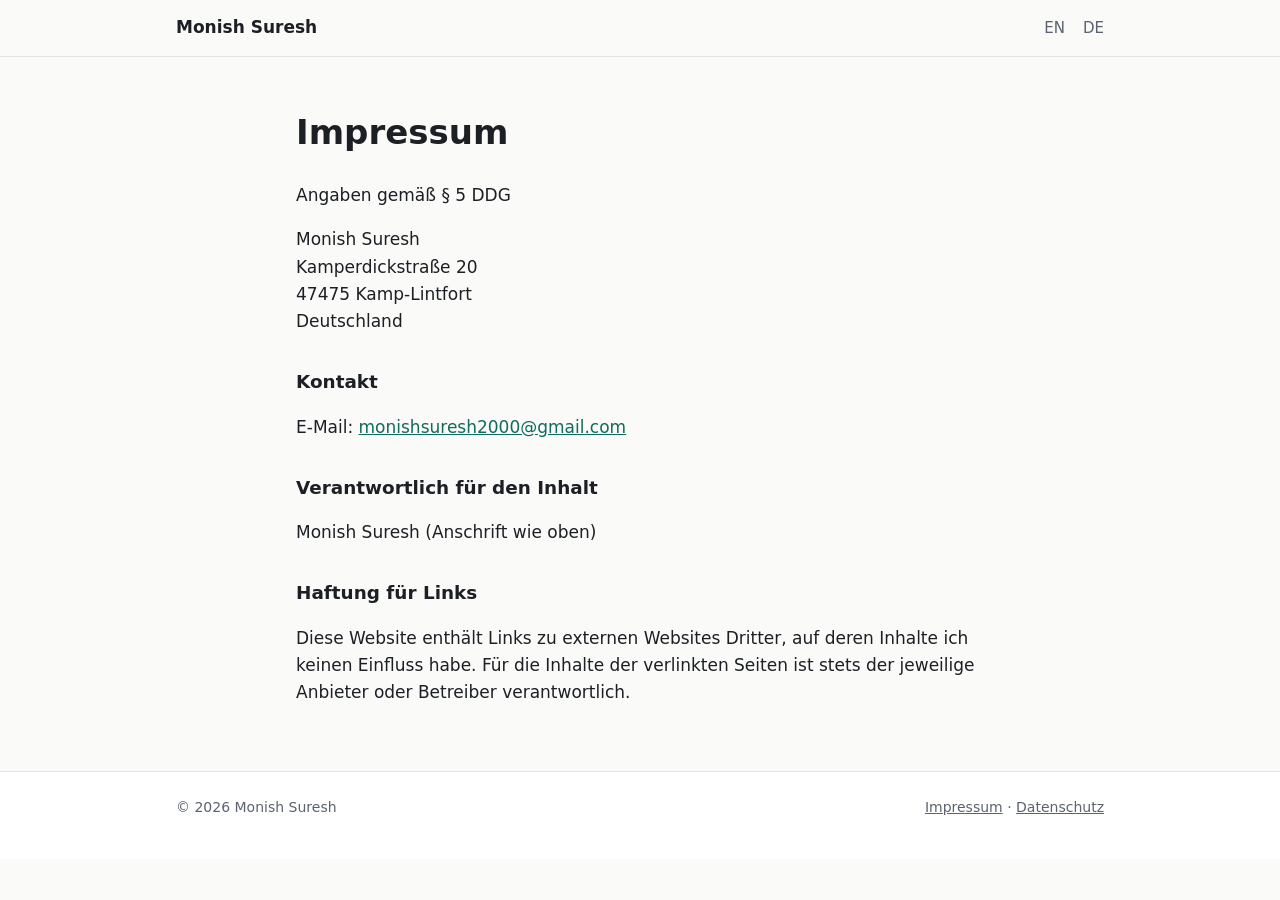
<file: impressum.html>
<!doctype html>
<html lang="de">
<head>
  <meta charset="utf-8">
  <meta name="viewport" content="width=device-width, initial-scale=1">
  <title>Impressum – Monish Suresh</title>
  <meta name="robots" content="noindex">
  <meta name="color-scheme" content="light">
  <link rel="stylesheet" href="assets/css/style.css">
</head>
<body>

<header class="site-header">
  <div class="wrap">
    <a class="brand" href="index.html">Monish Suresh</a>
    <nav class="nav">
      <a href="index.html">EN</a>
      <a href="de/index.html">DE</a>
    </nav>
  </div>
</header>

<main class="legal">
  <div class="wrap">
    <h1>Impressum</h1>
    <p>Angaben gemäß § 5 DDG</p>

    <p>
      Monish Suresh<br>
      Kamperdickstraße 20<br>
      47475 Kamp-Lintfort<br>
      Deutschland
    </p>

    <h2>Kontakt</h2>
    <p>E-Mail: <a href="mailto:monishsuresh2000@gmail.com">monishsuresh2000@gmail.com</a></p>

    <h2>Verantwortlich für den Inhalt</h2>
    <p>Monish Suresh (Anschrift wie oben)</p>

    <h2>Haftung für Links</h2>
    <p>Diese Website enthält Links zu externen Websites Dritter, auf deren Inhalte ich keinen Einfluss habe. Für die Inhalte der verlinkten Seiten ist stets der jeweilige Anbieter oder Betreiber verantwortlich.</p>
  </div>
</main>

<footer class="site-footer">
  <div class="wrap">
    <span>© 2026 Monish Suresh</span>
    <span><a href="impressum.html">Impressum</a> · <a href="datenschutz.html">Datenschutz</a></span>
  </div>
</footer>

</body>
</html>
</file>
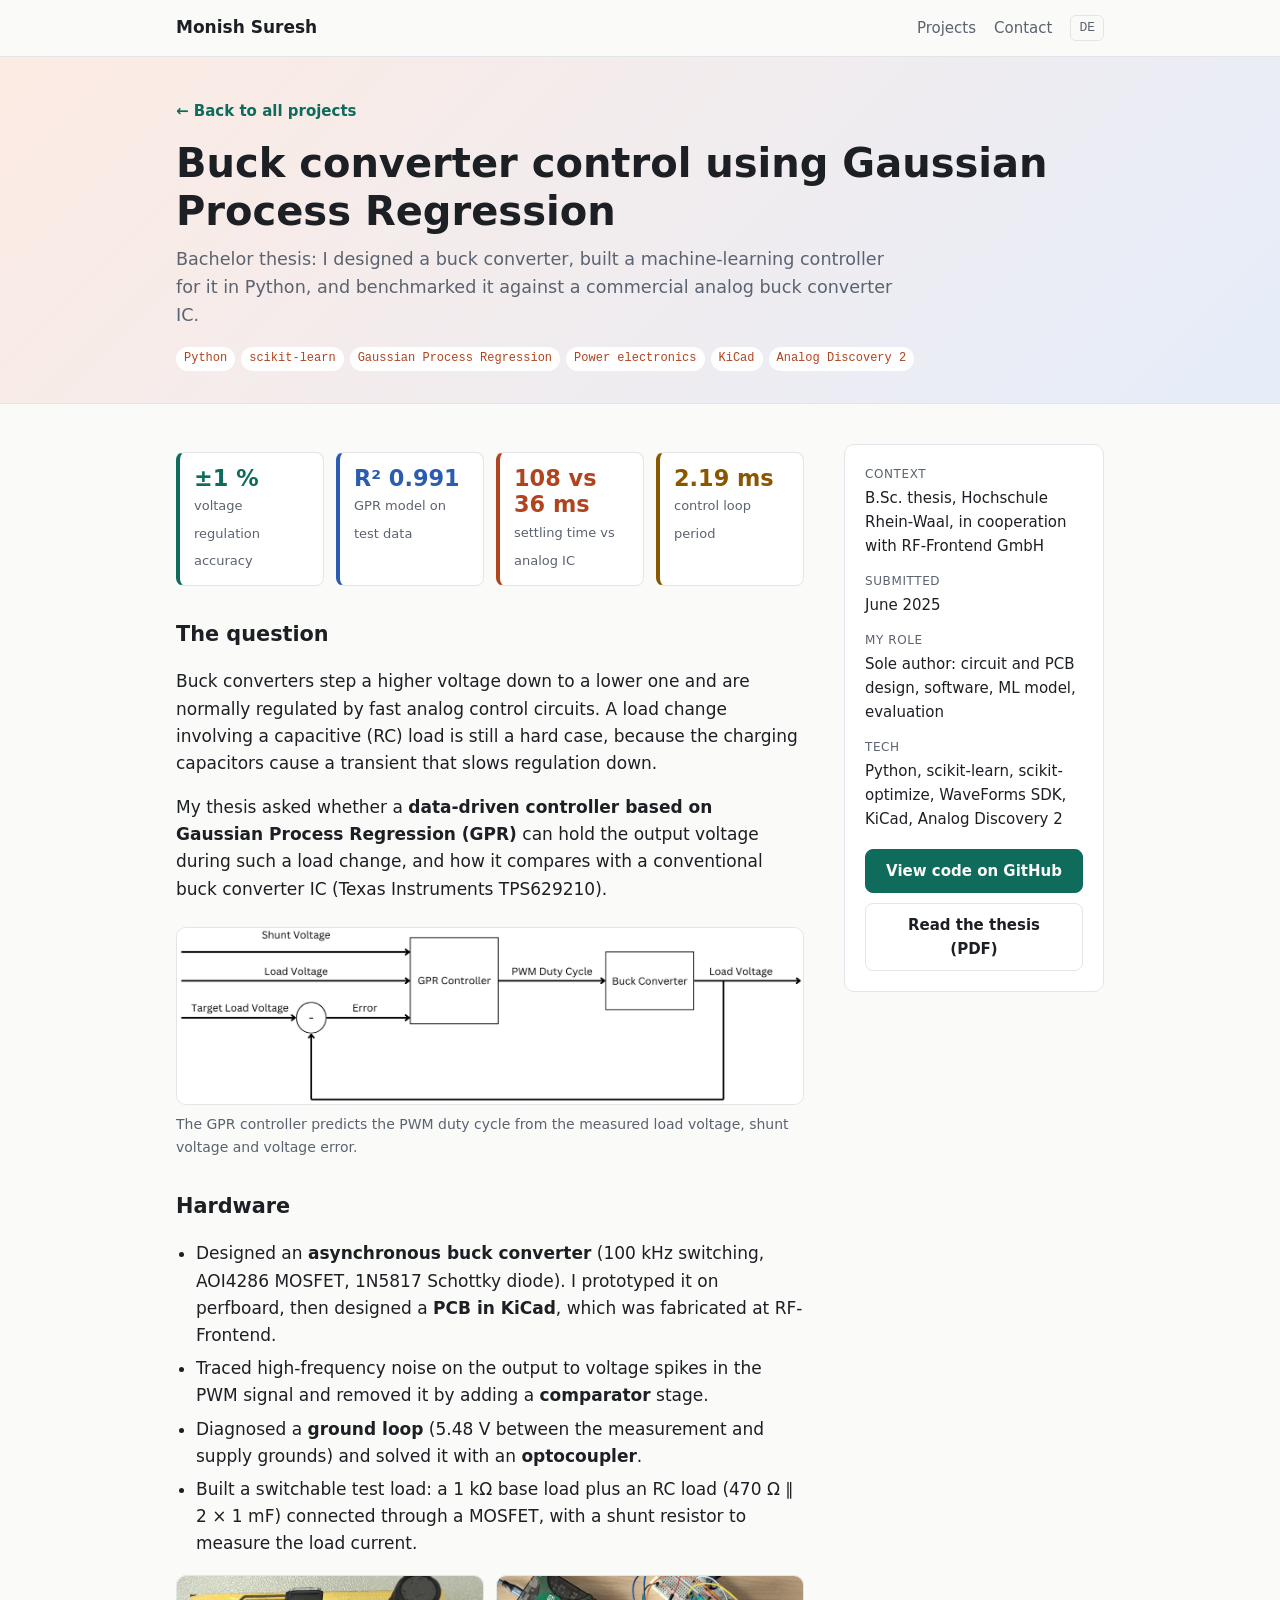
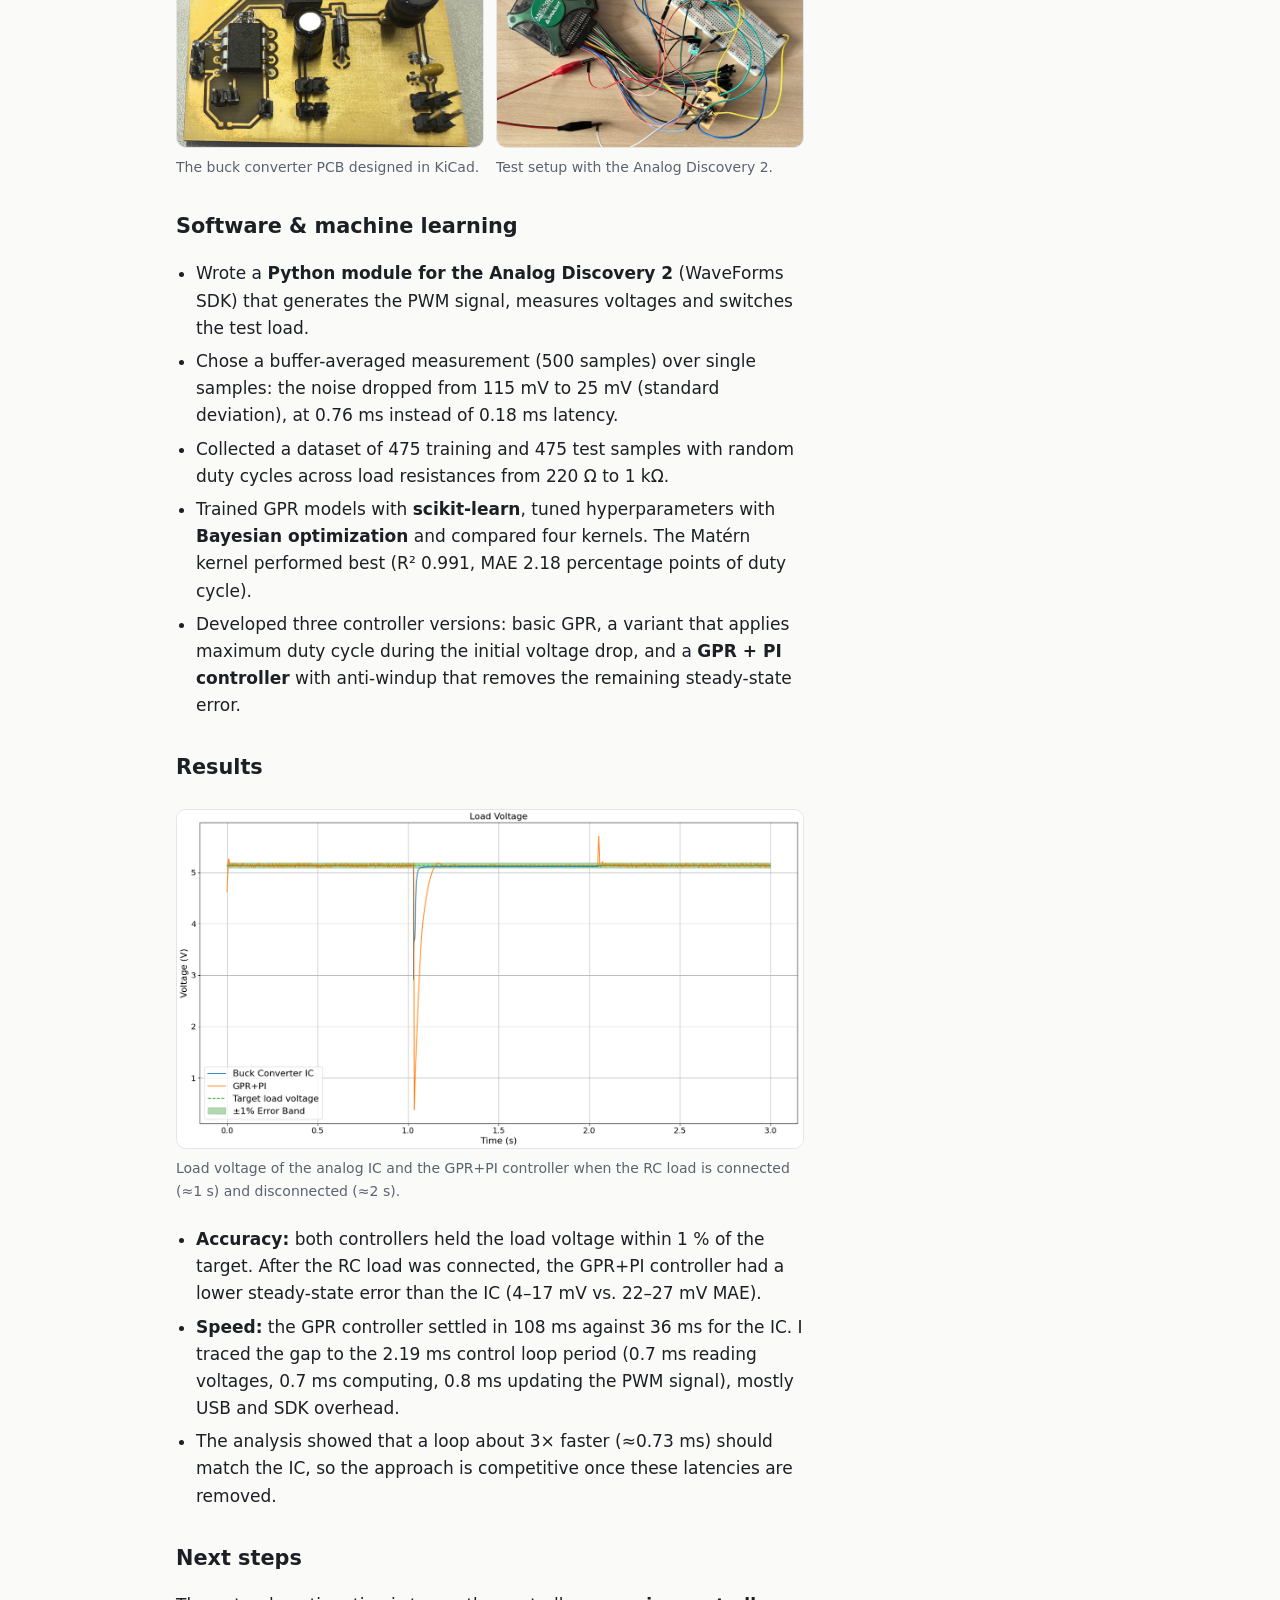
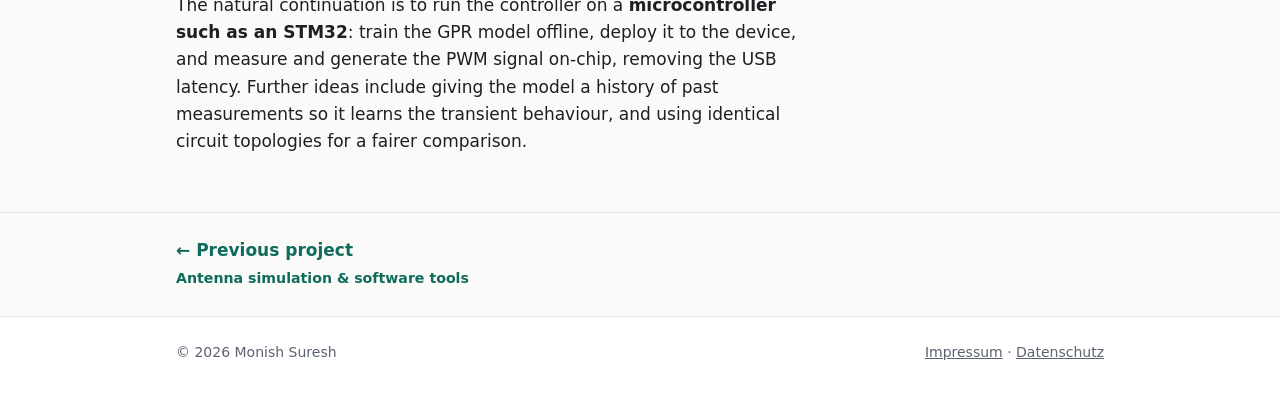
<file: projects/bachelor-thesis.html>
<!doctype html>
<html lang="en">
<head>
  <meta charset="utf-8">
  <meta name="viewport" content="width=device-width, initial-scale=1">
  <title>Buck converter control using Gaussian Process Regression – Monish Suresh</title>
  <meta name="description" content="Bachelor thesis: a machine-learning (Gaussian Process Regression) digital controller for a self-designed buck converter, benchmarked against a commercial analog buck converter IC.">
  <meta name="color-scheme" content="light">
  <link rel="alternate" hreflang="de" href="../de/projects/bachelor-thesis.html">
  <link rel="stylesheet" href="../assets/css/style.css">
</head>
<body>

<header class="site-header">
  <div class="wrap">
    <a class="brand" href="../index.html">Monish Suresh</a>
    <nav class="nav">
      <a href="../index.html#personal">Projects</a>
      <a href="../index.html#contact">Contact</a>
      <a class="lang" href="../de/projects/bachelor-thesis.html" hreflang="de" lang="de" title="Deutsche Version">DE</a>
    </nav>
  </div>
</header>

<main>
  <section class="project-hero coral">
    <div class="wrap">
      <a class="back" href="../index.html#personal">← Back to all projects</a>
      <h1>Buck converter control using Gaussian Process Regression</h1>
      <p class="lead">Bachelor thesis: I designed a buck converter, built a machine-learning controller for it in Python, and benchmarked it against a commercial analog buck converter IC.</p>
      <ul class="tags"><li>Python</li><li>scikit-learn</li><li>Gaussian Process Regression</li><li>Power electronics</li><li>KiCad</li><li>Analog Discovery 2</li></ul>
    </div>
  </section>

  <div class="project-body">
    <div class="wrap">
      <article>
        <div class="stats">
          <div class="stat"><b>±1&nbsp;%</b><span>voltage regulation accuracy</span></div>
          <div class="stat"><b>R² 0.991</b><span>GPR model on test data</span></div>
          <div class="stat"><b>108 vs 36&nbsp;ms</b><span>settling time vs analog IC</span></div>
          <div class="stat"><b>2.19&nbsp;ms</b><span>control loop period</span></div>
        </div>

        <h2>The question</h2>
        <p>Buck converters step a higher voltage down to a lower one and are normally regulated by fast analog control circuits. A load change involving a capacitive (RC) load is still a hard case, because the charging capacitors cause a transient that slows regulation down.</p>
        <p>My thesis asked whether a <strong>data-driven controller based on Gaussian Process Regression (GPR)</strong> can hold the output voltage during such a load change, and how it compares with a conventional buck converter IC (Texas Instruments TPS629210).</p>

        <figure class="figure">
          <img class="contain" src="../assets/img/thesis-block-diagram.png" alt="Block diagram: shunt voltage, load voltage and voltage error feed the GPR controller, which sets the PWM duty cycle of the buck converter" loading="lazy">
          <figcaption>The GPR controller predicts the PWM duty cycle from the measured load voltage, shunt voltage and voltage error.</figcaption>
        </figure>

        <h2>Hardware</h2>
        <ul>
          <li>Designed an <strong>asynchronous buck converter</strong> (100&nbsp;kHz switching, AOI4286 MOSFET, 1N5817 Schottky diode). I prototyped it on perfboard, then designed a <strong>PCB in KiCad</strong>, which was fabricated at RF-Frontend.</li>
          <li>Traced high-frequency noise on the output to voltage spikes in the PWM signal and removed it by adding a <strong>comparator</strong> stage.</li>
          <li>Diagnosed a <strong>ground loop</strong> (5.48&nbsp;V between the measurement and supply grounds) and solved it with an <strong>optocoupler</strong>.</li>
          <li>Built a switchable test load: a 1&nbsp;kΩ base load plus an RC load (470&nbsp;Ω ∥ 2&nbsp;×&nbsp;1&nbsp;mF) connected through a MOSFET, with a shunt resistor to measure the load current.</li>
        </ul>
        <div class="gallery">
          <figure class="figure">
            <img src="../assets/img/thesis-pcb.jpg" alt="Fabricated buck converter PCB" loading="lazy">
            <figcaption>The buck converter PCB designed in KiCad.</figcaption>
          </figure>
          <figure class="figure">
            <img src="../assets/img/thesis-setup.jpg" alt="Test setup with Analog Discovery 2, breadboard and buck converter" loading="lazy">
            <figcaption>Test setup with the Analog Discovery 2.</figcaption>
          </figure>
        </div>

        <h2>Software &amp; machine learning</h2>
        <ul>
          <li>Wrote a <strong>Python module for the Analog Discovery 2</strong> (WaveForms SDK) that generates the PWM signal, measures voltages and switches the test load.</li>
          <li>Chose a buffer-averaged measurement (500 samples) over single samples: the noise dropped from 115&nbsp;mV to 25&nbsp;mV (standard deviation), at 0.76&nbsp;ms instead of 0.18&nbsp;ms latency.</li>
          <li>Collected a dataset of 475 training and 475 test samples with random duty cycles across load resistances from 220&nbsp;Ω to 1&nbsp;kΩ.</li>
          <li>Trained GPR models with <strong>scikit-learn</strong>, tuned hyperparameters with <strong>Bayesian optimization</strong> and compared four kernels. The Matérn kernel performed best (R²&nbsp;0.991, MAE&nbsp;2.18 percentage points of duty cycle).</li>
          <li>Developed three controller versions: basic GPR, a variant that applies maximum duty cycle during the initial voltage drop, and a <strong>GPR&nbsp;+&nbsp;PI controller</strong> with anti-windup that removes the remaining steady-state error.</li>
        </ul>

        <h2>Results</h2>
        <figure class="figure">
          <img class="contain" src="../assets/img/thesis-results.png" alt="Plot of load voltage over time for the buck converter IC and the GPR+PI controller during load changes" loading="lazy">
          <figcaption>Load voltage of the analog IC and the GPR+PI controller when the RC load is connected (≈1&nbsp;s) and disconnected (≈2&nbsp;s).</figcaption>
        </figure>
        <ul>
          <li><strong>Accuracy:</strong> both controllers held the load voltage within 1&nbsp;% of the target. After the RC load was connected, the GPR+PI controller had a lower steady-state error than the IC (4–17&nbsp;mV vs. 22–27&nbsp;mV MAE).</li>
          <li><strong>Speed:</strong> the GPR controller settled in 108&nbsp;ms against 36&nbsp;ms for the IC. I traced the gap to the 2.19&nbsp;ms control loop period (0.7&nbsp;ms reading voltages, 0.7&nbsp;ms computing, 0.8&nbsp;ms updating the PWM signal), mostly USB and SDK overhead.</li>
          <li>The analysis showed that a loop about 3× faster (≈0.73&nbsp;ms) should match the IC, so the approach is competitive once these latencies are removed.</li>
        </ul>

        <h2>Next steps</h2>
        <p>The natural continuation is to run the controller on a <strong>microcontroller such as an STM32</strong>: train the GPR model offline, deploy it to the device, and measure and generate the PWM signal on-chip, removing the USB latency. Further ideas include giving the model a history of past measurements so it learns the transient behaviour, and using identical circuit topologies for a fairer comparison.</p>
      </article>

      <aside class="facts">
        <dl>
          <dt>Context</dt><dd>B.Sc. thesis, Hochschule Rhein-Waal, in cooperation with RF-Frontend GmbH</dd>
          <dt>Submitted</dt><dd>June 2025</dd>
          <dt>My role</dt><dd>Sole author: circuit and PCB design, software, ML model, evaluation</dd>
          <dt>Tech</dt><dd>Python, scikit-learn, scikit-optimize, WaveForms SDK, KiCad, Analog Discovery 2</dd>
        </dl>
        <a class="btn primary" href="https://github.com/monishsuresh/Thesis-Source-Code" rel="noopener">View code on GitHub</a>
        <a class="btn" href="https://drive.google.com/file/d/1gBkcHnLzC2Oy_JHDTUy7ZVJLLnsl0aaL/view?usp=sharing" rel="noopener" target="_blank">Read the thesis (PDF)</a>
      </aside>
    </div>
  </div>

  <nav class="project-nav">
    <div class="wrap">
      <a href="shorter-projects.html">← Previous project<br><small>Antenna simulation &amp; software tools</small></a>
      <span></span>
    </div>
  </nav>
</main>

<footer class="site-footer">
  <div class="wrap">
    <span>© 2026 Monish Suresh</span>
    <span><a href="../impressum.html">Impressum</a> · <a href="../datenschutz.html">Datenschutz</a></span>
  </div>
</footer>

</body>
</html>
</file>
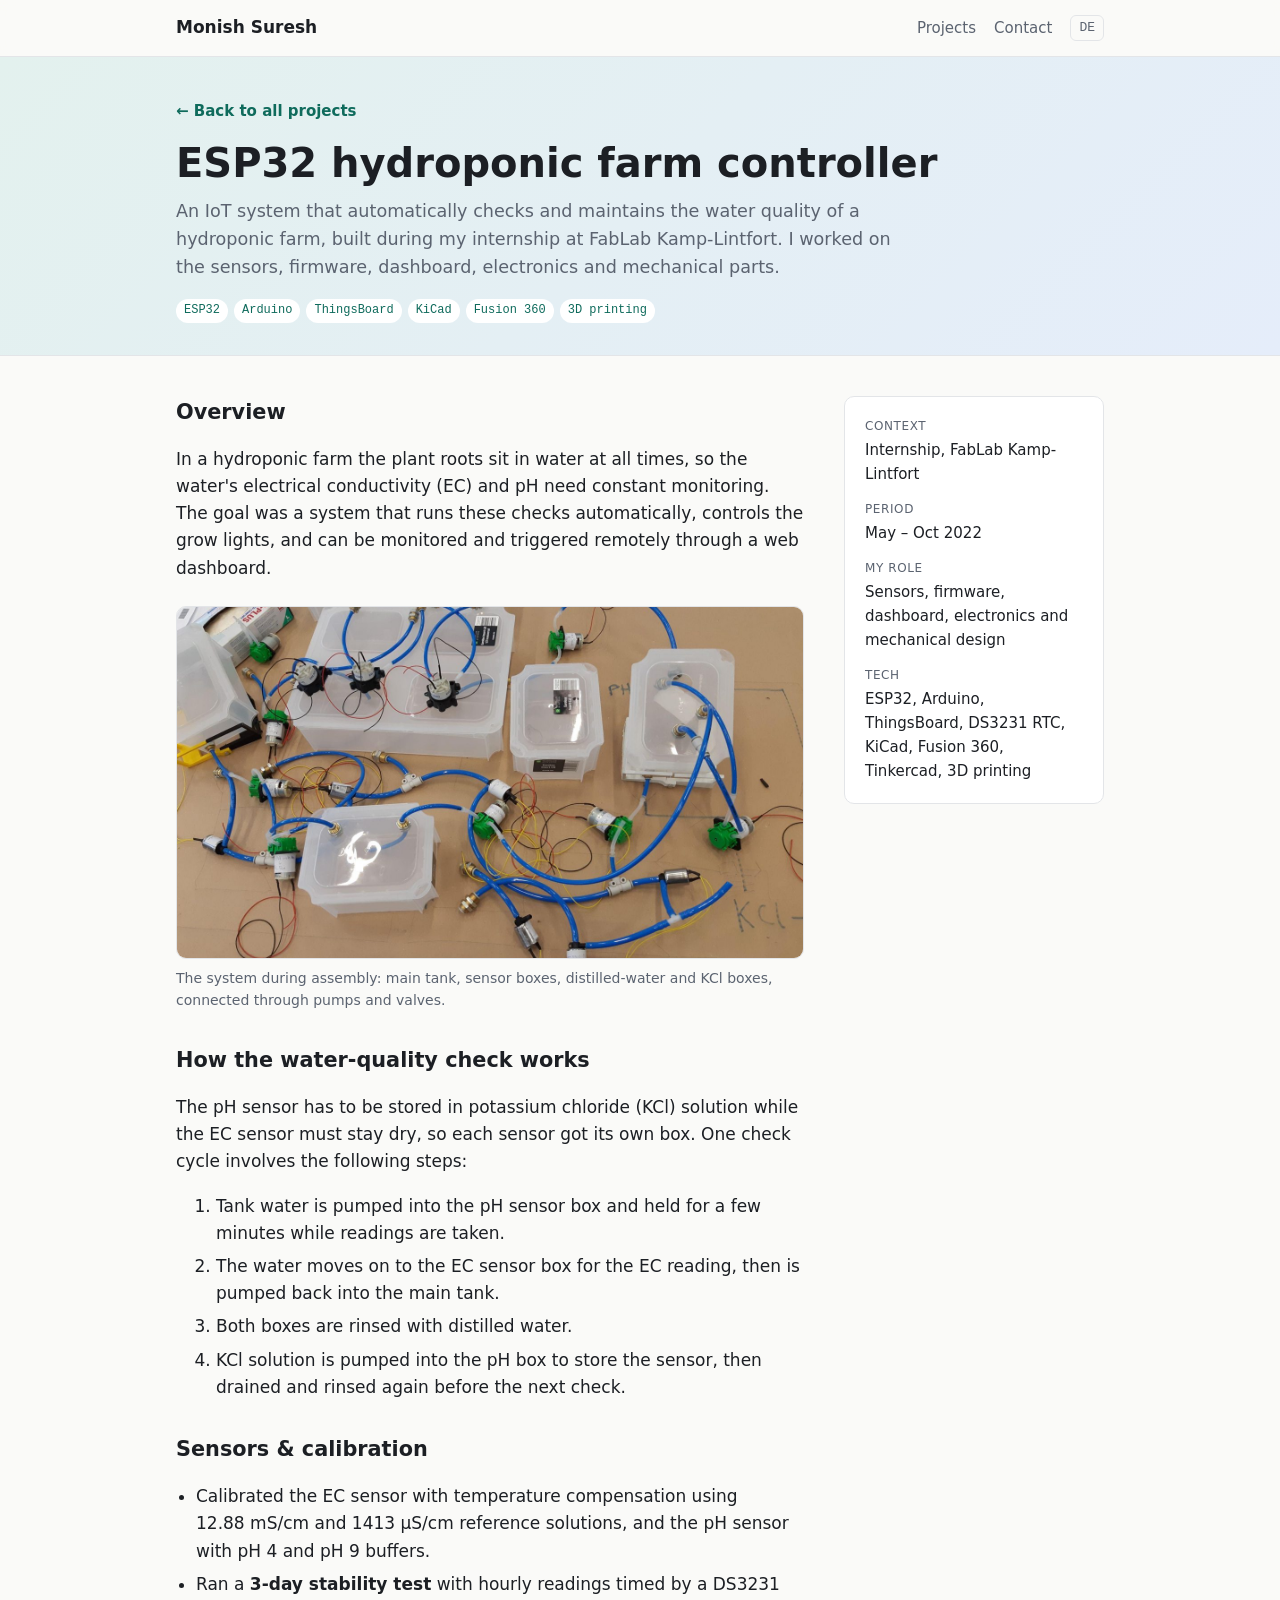
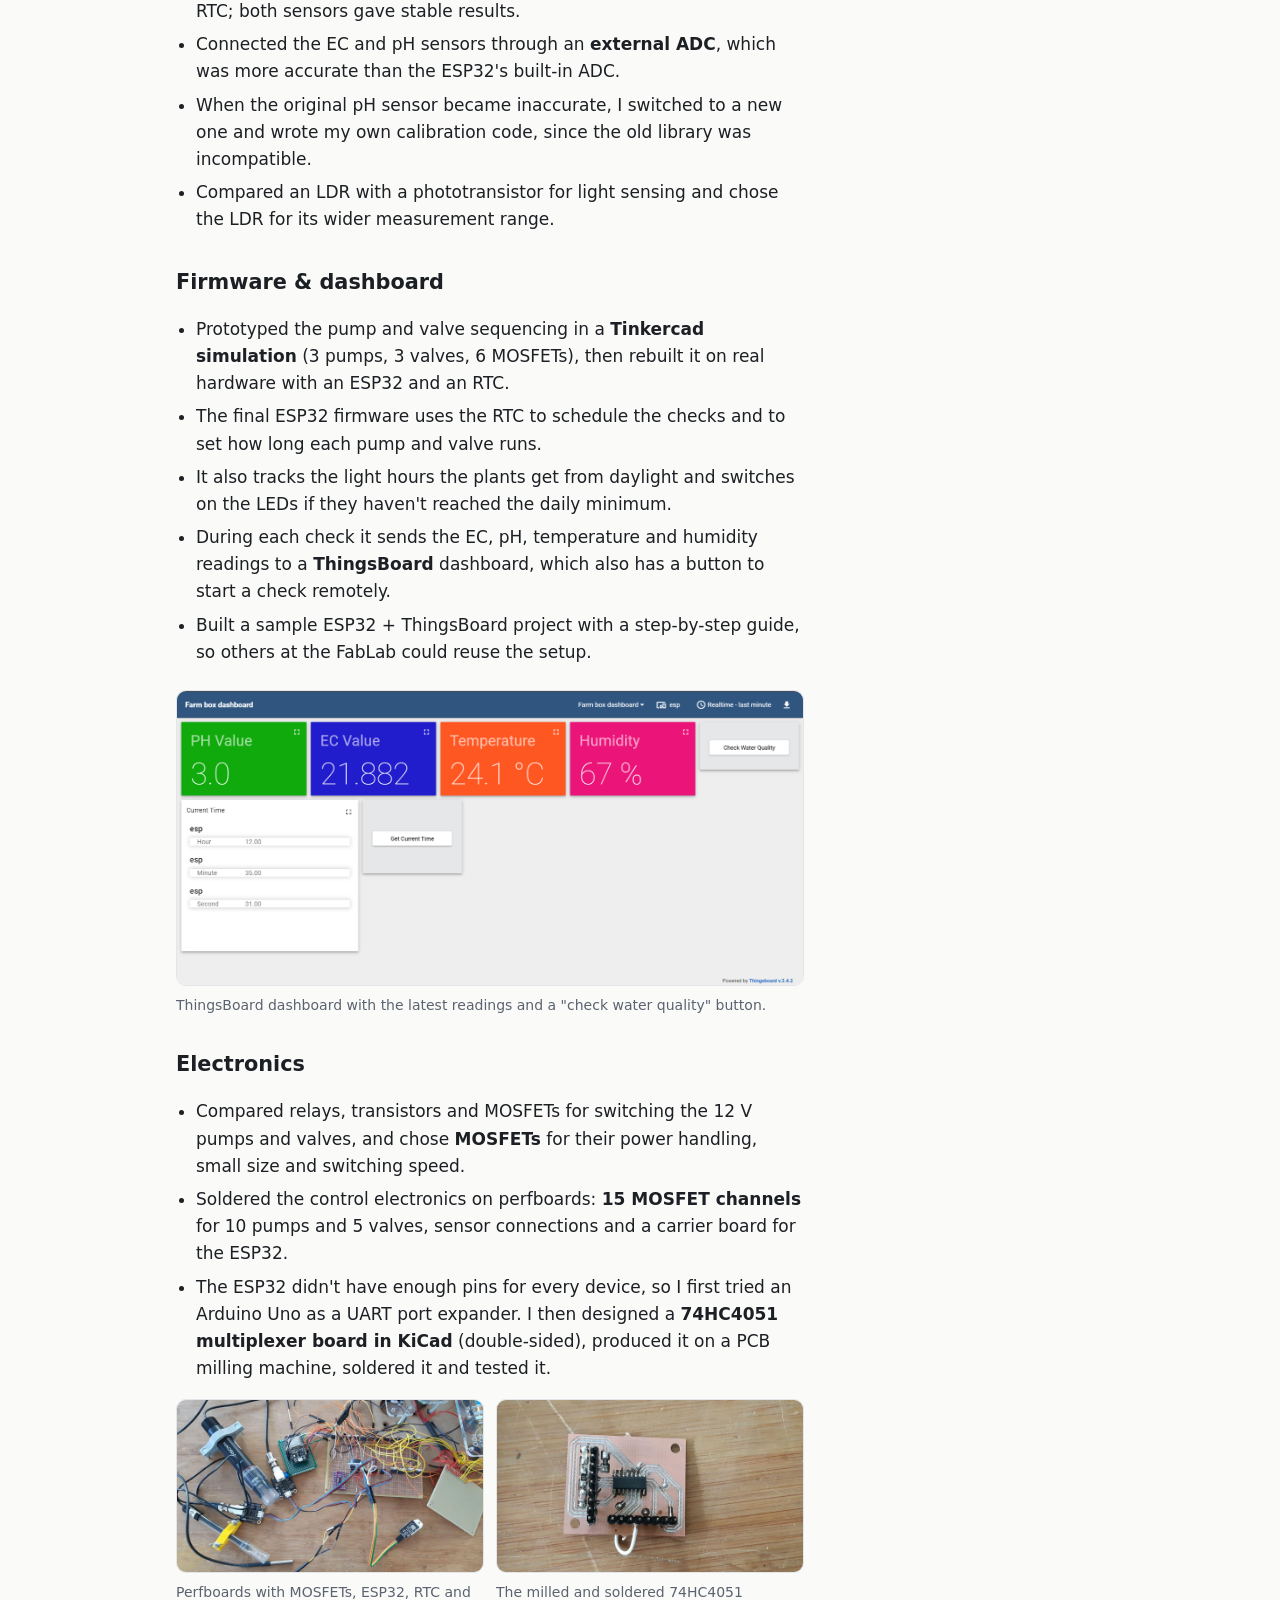
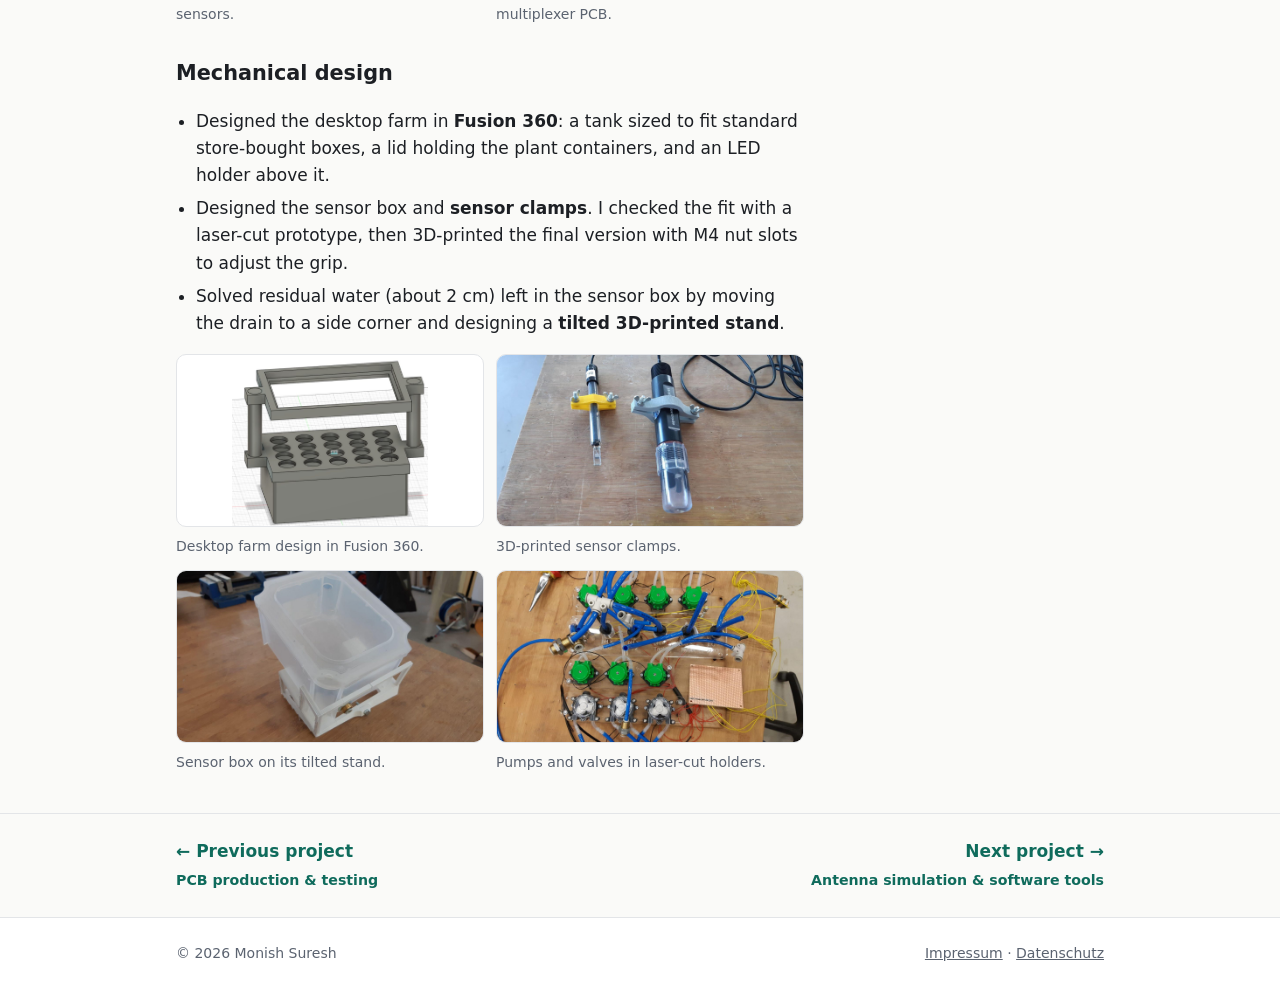
<file: projects/hydroponic.html>
<!doctype html>
<html lang="en">
<head>
  <meta charset="utf-8">
  <meta name="viewport" content="width=device-width, initial-scale=1">
  <title>ESP32 hydroponic farm controller – Monish Suresh</title>
  <meta name="description" content="An ESP32-based IoT system that automatically checks water quality in a hydroponic farm, built during an internship at FabLab Kamp-Lintfort: sensors, pump and valve control, ThingsBoard dashboard, PCB and mechanical design.">
  <meta name="color-scheme" content="light">
  <link rel="alternate" hreflang="de" href="../de/projects/hydroponic.html">
  <link rel="stylesheet" href="../assets/css/style.css">
</head>
<body>

<header class="site-header">
  <div class="wrap">
    <a class="brand" href="../index.html">Monish Suresh</a>
    <nav class="nav">
      <a href="../index.html#projects">Projects</a>
      <a href="../index.html#contact">Contact</a>
      <a class="lang" href="../de/projects/hydroponic.html" hreflang="de" lang="de" title="Deutsche Version">DE</a>
    </nav>
  </div>
</header>

<main>
  <section class="project-hero teal">
    <div class="wrap">
      <a class="back" href="../index.html#projects">← Back to all projects</a>
      <h1>ESP32 hydroponic farm controller</h1>
      <p class="lead">An IoT system that automatically checks and maintains the water quality of a hydroponic farm, built during my internship at FabLab Kamp-Lintfort. I worked on the sensors, firmware, dashboard, electronics and mechanical parts.</p>
      <ul class="tags"><li>ESP32</li><li>Arduino</li><li>ThingsBoard</li><li>KiCad</li><li>Fusion 360</li><li>3D printing</li></ul>
    </div>
  </section>

  <div class="project-body">
    <div class="wrap">
      <article>
        <h2>Overview</h2>
        <p>In a hydroponic farm the plant roots sit in water at all times, so the water's electrical conductivity (EC) and pH need constant monitoring. The goal was a system that runs these checks automatically, controls the grow lights, and can be monitored and triggered remotely through a web dashboard.</p>

        <figure class="figure">
          <img src="../assets/img/hydro-structure.jpg" alt="Hydroponic system during assembly: plastic boxes connected by tubing to pumps and valves" loading="lazy">
          <figcaption>The system during assembly: main tank, sensor boxes, distilled-water and KCl boxes, connected through pumps and valves.</figcaption>
        </figure>

        <h2>How the water-quality check works</h2>
        <p>The pH sensor has to be stored in potassium chloride (KCl) solution while the EC sensor must stay dry, so each sensor got its own box. One check cycle involves the following steps:</p>
        <ol>
          <li>Tank water is pumped into the pH sensor box and held for a few minutes while readings are taken.</li>
          <li>The water moves on to the EC sensor box for the EC reading, then is pumped back into the main tank.</li>
          <li>Both boxes are rinsed with distilled water.</li>
          <li>KCl solution is pumped into the pH box to store the sensor, then drained and rinsed again before the next check.</li>
        </ol>

        <h2>Sensors &amp; calibration</h2>
        <ul>
          <li>Calibrated the EC sensor with temperature compensation using 12.88&nbsp;mS/cm and 1413&nbsp;µS/cm reference solutions, and the pH sensor with pH&nbsp;4 and pH&nbsp;9 buffers.</li>
          <li>Ran a <strong>3-day stability test</strong> with hourly readings timed by a DS3231 RTC; both sensors gave stable results.</li>
          <li>Connected the EC and pH sensors through an <strong>external ADC</strong>, which was more accurate than the ESP32's built-in ADC.</li>
          <li>When the original pH sensor became inaccurate, I switched to a new one and wrote my own calibration code, since the old library was incompatible.</li>
          <li>Compared an LDR with a phototransistor for light sensing and chose the LDR for its wider measurement range.</li>
        </ul>

        <h2>Firmware &amp; dashboard</h2>
        <ul>
          <li>Prototyped the pump and valve sequencing in a <strong>Tinkercad simulation</strong> (3 pumps, 3 valves, 6 MOSFETs), then rebuilt it on real hardware with an ESP32 and an RTC.</li>
          <li>The final ESP32 firmware uses the RTC to schedule the checks and to set how long each pump and valve runs.</li>
          <li>It also tracks the light hours the plants get from daylight and switches on the LEDs if they haven't reached the daily minimum.</li>
          <li>During each check it sends the EC, pH, temperature and humidity readings to a <strong>ThingsBoard</strong> dashboard, which also has a button to start a check remotely.</li>
          <li>Built a sample ESP32 + ThingsBoard project with a step-by-step guide, so others at the FabLab could reuse the setup.</li>
        </ul>
        <figure class="figure">
          <img class="contain" src="../assets/img/hydro-dashboard.png" alt="ThingsBoard dashboard showing pH, EC, temperature and humidity values and a button to start the water check" loading="lazy">
          <figcaption>ThingsBoard dashboard with the latest readings and a "check water quality" button.</figcaption>
        </figure>

        <h2>Electronics</h2>
        <ul>
          <li>Compared relays, transistors and MOSFETs for switching the 12&nbsp;V pumps and valves, and chose <strong>MOSFETs</strong> for their power handling, small size and switching speed.</li>
          <li>Soldered the control electronics on perfboards: <strong>15 MOSFET channels</strong> for 10 pumps and 5 valves, sensor connections and a carrier board for the ESP32.</li>
          <li>The ESP32 didn't have enough pins for every device, so I first tried an Arduino Uno as a UART port expander. I then designed a <strong>74HC4051 multiplexer board in KiCad</strong> (double-sided), produced it on a PCB milling machine, soldered it and tested it.</li>
        </ul>
        <div class="gallery">
          <figure class="figure">
            <img src="../assets/img/hydro-electronics.jpg" alt="Perfboards with MOSFETs, ESP32 and sensors wired together" loading="lazy">
            <figcaption>Perfboards with MOSFETs, ESP32, RTC and sensors.</figcaption>
          </figure>
          <figure class="figure">
            <img src="../assets/img/hydro-mux-pcb.jpg" alt="Milled multiplexer PCB with 74HC4051 chip and pin headers" loading="lazy">
            <figcaption>The milled and soldered 74HC4051 multiplexer PCB.</figcaption>
          </figure>
        </div>

        <h2>Mechanical design</h2>
        <ul>
          <li>Designed the desktop farm in <strong>Fusion 360</strong>: a tank sized to fit standard store-bought boxes, a lid holding the plant containers, and an LED holder above it.</li>
          <li>Designed the sensor box and <strong>sensor clamps</strong>. I checked the fit with a laser-cut prototype, then 3D-printed the final version with M4 nut slots to adjust the grip.</li>
          <li>Solved residual water (about 2&nbsp;cm) left in the sensor box by moving the drain to a side corner and designing a <strong>tilted 3D-printed stand</strong>.</li>
        </ul>
        <div class="gallery">
          <figure class="figure">
            <img class="contain" src="../assets/img/hydro-design.jpg" alt="Fusion 360 model of the desktop farm with tank, lid and LED holder" loading="lazy">
            <figcaption>Desktop farm design in Fusion 360.</figcaption>
          </figure>
          <figure class="figure">
            <img src="../assets/img/hydro-clamps.jpg" alt="3D-printed clamps fitted on the EC and pH sensors" loading="lazy">
            <figcaption>3D-printed sensor clamps.</figcaption>
          </figure>
          <figure class="figure">
            <img src="../assets/img/hydro-sensor-box.jpg" alt="Sensor box mounted on a tilted 3D-printed stand" loading="lazy">
            <figcaption>Sensor box on its tilted stand.</figcaption>
          </figure>
          <figure class="figure">
            <img src="../assets/img/hydro-pumps.jpg" alt="Peristaltic pumps and valves fixed in laser-cut holders with tubing" loading="lazy">
            <figcaption>Pumps and valves in laser-cut holders.</figcaption>
          </figure>
        </div>

      </article>

      <aside class="facts">
        <dl>
          <dt>Context</dt><dd>Internship, FabLab Kamp-Lintfort</dd>
          <dt>Period</dt><dd>May – Oct 2022</dd>
          <dt>My role</dt><dd>Sensors, firmware, dashboard, electronics and mechanical design</dd>
          <dt>Tech</dt><dd>ESP32, Arduino, ThingsBoard, DS3231 RTC, KiCad, Fusion 360, Tinkercad, 3D printing</dd>
        </dl>
      </aside>
    </div>
  </div>

  <nav class="project-nav">
    <div class="wrap">
      <a href="pcb-production.html">← Previous project<br><small>PCB production &amp; testing</small></a>
      <a href="shorter-projects.html" style="text-align:right">Next project →<br><small>Antenna simulation &amp; software tools</small></a>
    </div>
  </nav>
</main>

<footer class="site-footer">
  <div class="wrap">
    <span>© 2026 Monish Suresh</span>
    <span><a href="../impressum.html">Impressum</a> · <a href="../datenschutz.html">Datenschutz</a></span>
  </div>
</footer>

</body>
</html>
</file>
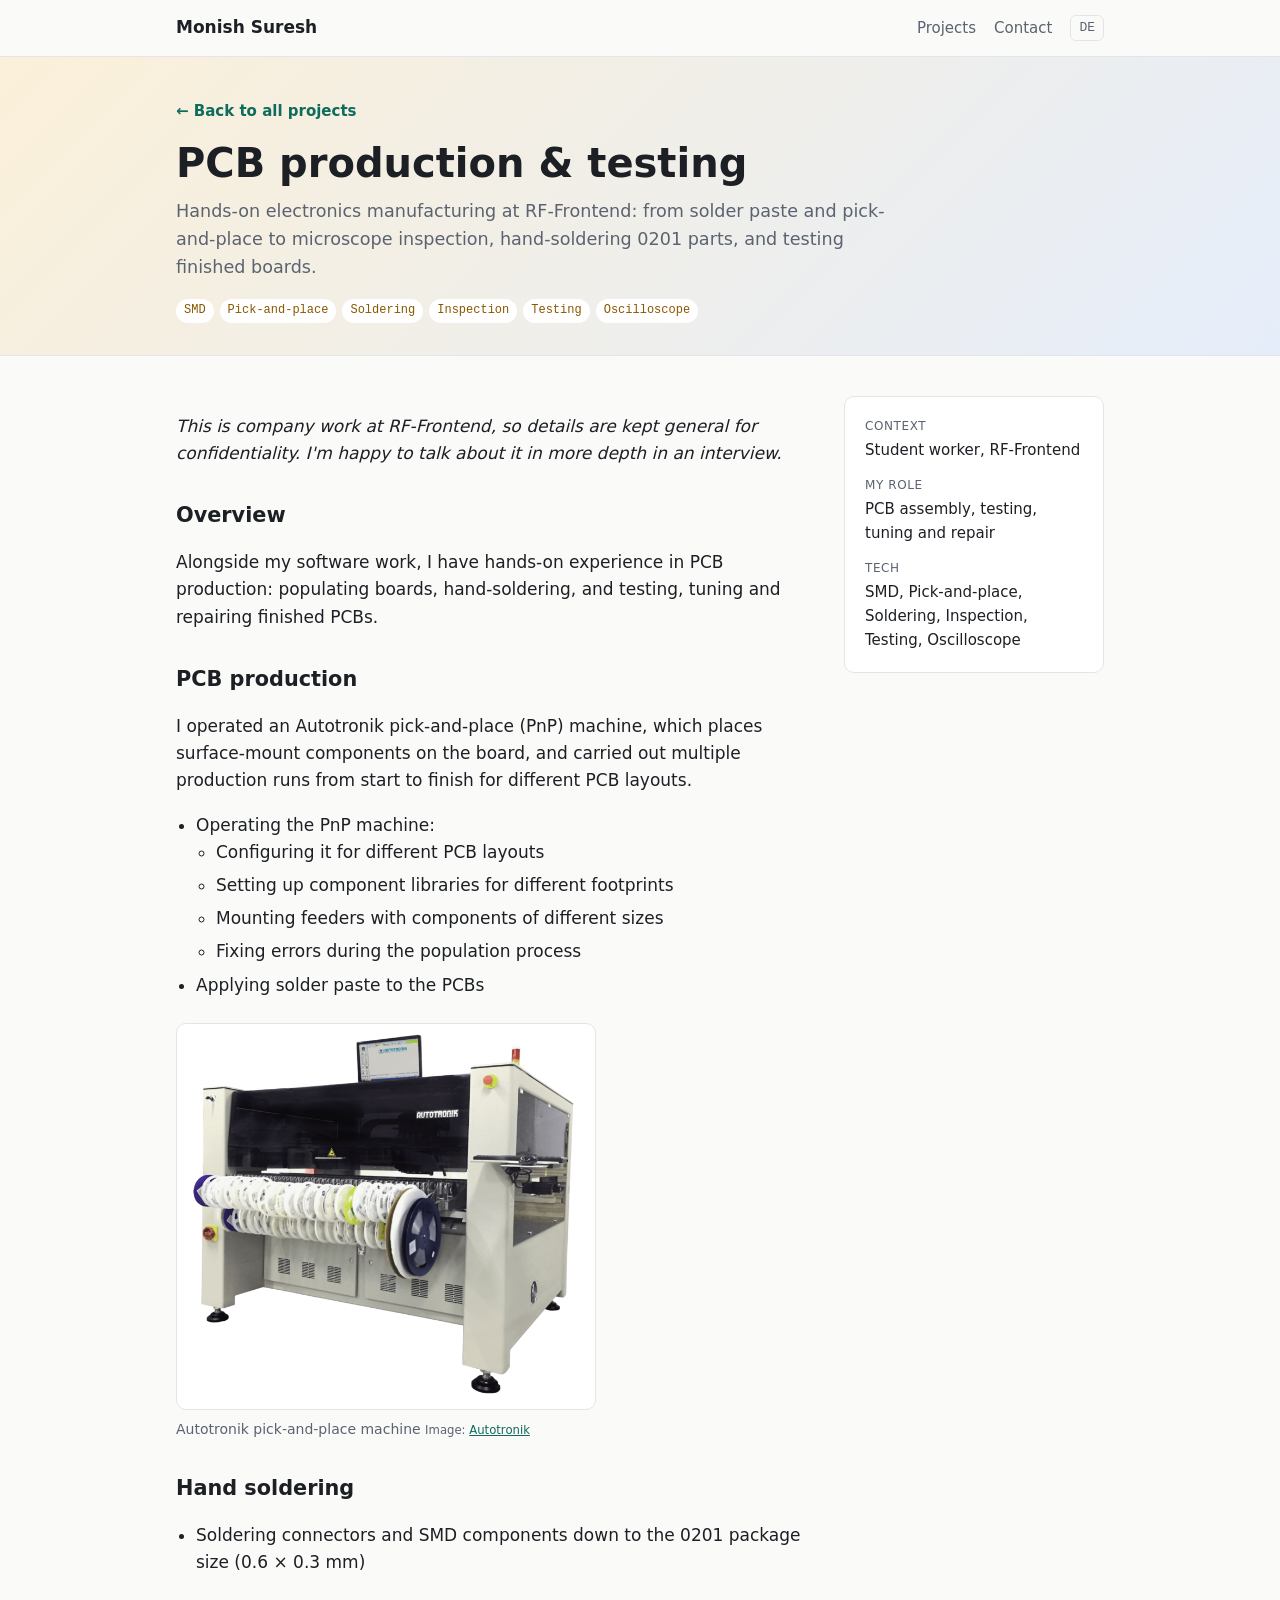
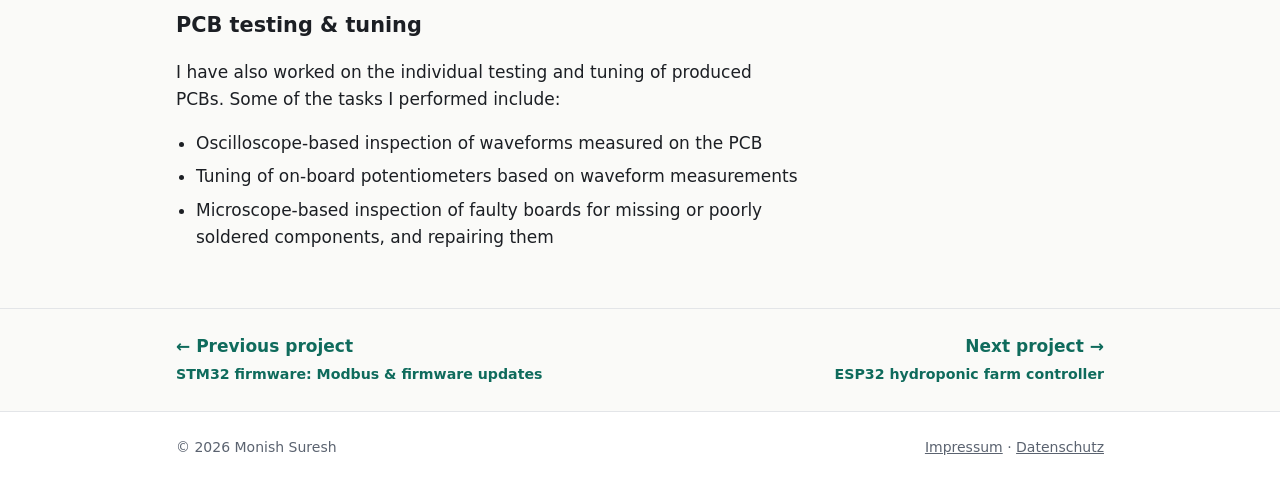
<file: projects/pcb-production.html>
<!doctype html>
<html lang="en">
<head>
  <meta charset="utf-8">
  <meta name="viewport" content="width=device-width, initial-scale=1">
  <title>PCB production &amp; testing – Monish Suresh</title>
  <meta name="description" content="Hands-on electronics manufacturing at RF-Frontend: from solder paste and pick-and-place to microscope inspection, hand-soldering 0201 parts, and testing finished boards.">
  <meta name="color-scheme" content="light">
  <link rel="alternate" hreflang="de" href="../de/projects/pcb-production.html">
  <link rel="stylesheet" href="../assets/css/style.css">
</head>
<body>

<header class="site-header">
  <div class="wrap">
    <a class="brand" href="../index.html">Monish Suresh</a>
    <nav class="nav">
      <a href="../index.html#projects">Projects</a>
      <a href="../index.html#contact">Contact</a>
      <a class="lang" href="../de/projects/pcb-production.html" hreflang="de" lang="de" title="Deutsche Version">DE</a>
    </nav>
  </div>
</header>

<main>
  <section class="project-hero amber">
    <div class="wrap">
      <a class="back" href="../index.html#projects">← Back to all projects</a>
      <h1>PCB production &amp; testing</h1>
      <p class="lead">Hands-on electronics manufacturing at RF-Frontend: from solder paste and pick-and-place to microscope inspection, hand-soldering 0201 parts, and testing finished boards.</p>
      <ul class="tags"><li>SMD</li><li>Pick-and-place</li><li>Soldering</li><li>Inspection</li><li>Testing</li><li>Oscilloscope</li></ul>
    </div>
  </section>

  <div class="project-body">
    <div class="wrap">
      <article>
        <p><em>This is company work at RF-Frontend, so details are kept general for confidentiality. I'm happy to talk about it in more depth in an interview.</em></p>
        <h2>Overview</h2>
        <p>Alongside my software work, I have hands-on experience in PCB production: populating boards, hand-soldering, and testing, tuning and repairing finished PCBs.</p>

        <h2>PCB production</h2>
        <p>I operated an Autotronik pick-and-place (PnP) machine, which places surface-mount components on the board, and carried out multiple production runs from start to finish for different PCB layouts.</p>
        <ul>
          <li>Operating the PnP machine:
            <ul>
              <li>Configuring it for different PCB layouts</li>
              <li>Setting up component libraries for different footprints</li>
              <li>Mounting feeders with components of different sizes</li>
              <li>Fixing errors during the population process</li>
            </ul>
          </li>
          <li>Applying solder paste to the PCBs</li>
        </ul>
        <figure class="figure narrow">
          <img class="contain" src="../assets/img/autotronik-pick-and-place.jpg" alt="Autotronik SMD pick-and-place machine with component reels" loading="lazy">
          <figcaption>Autotronik pick-and-place machine <small>Image: <a href="https://autotronik-smt.de/" rel="noopener">Autotronik</a></small></figcaption>
        </figure>

        <h2>Hand soldering</h2>
        <ul>
          <li>Soldering connectors and SMD components down to the 0201 package size (0.6&nbsp;×&nbsp;0.3&nbsp;mm)</li>
        </ul>

        <h2>PCB testing &amp; tuning</h2>
        <p>I have also worked on the individual testing and tuning of produced PCBs. Some of the tasks I performed include:</p>
        <ul>
          <li>Oscilloscope-based inspection of waveforms measured on the PCB</li>
          <li>Tuning of on-board potentiometers based on waveform measurements</li>
          <li>Microscope-based inspection of faulty boards for missing or poorly soldered components, and repairing them</li>
        </ul>
      </article>

      <aside class="facts">
        <dl>
          <dt>Context</dt><dd>Student worker, RF-Frontend</dd>
          <dt>My role</dt><dd>PCB assembly, testing, tuning and repair</dd>
          <dt>Tech</dt><dd>SMD, Pick-and-place, Soldering, Inspection, Testing, Oscilloscope</dd>
        </dl>
      </aside>
    </div>
  </div>

  <nav class="project-nav">
    <div class="wrap">
      <a href="stm32-firmware.html">← Previous project<br><small>STM32 firmware: Modbus &amp; firmware updates</small></a>
      <a href="hydroponic.html" style="text-align:right">Next project →<br><small>ESP32 hydroponic farm controller</small></a>
    </div>
  </nav>
</main>

<footer class="site-footer">
  <div class="wrap">
    <span>© 2026 Monish Suresh</span>
    <span><a href="../impressum.html">Impressum</a> · <a href="../datenschutz.html">Datenschutz</a></span>
  </div>
</footer>

</body>
</html>
</file>
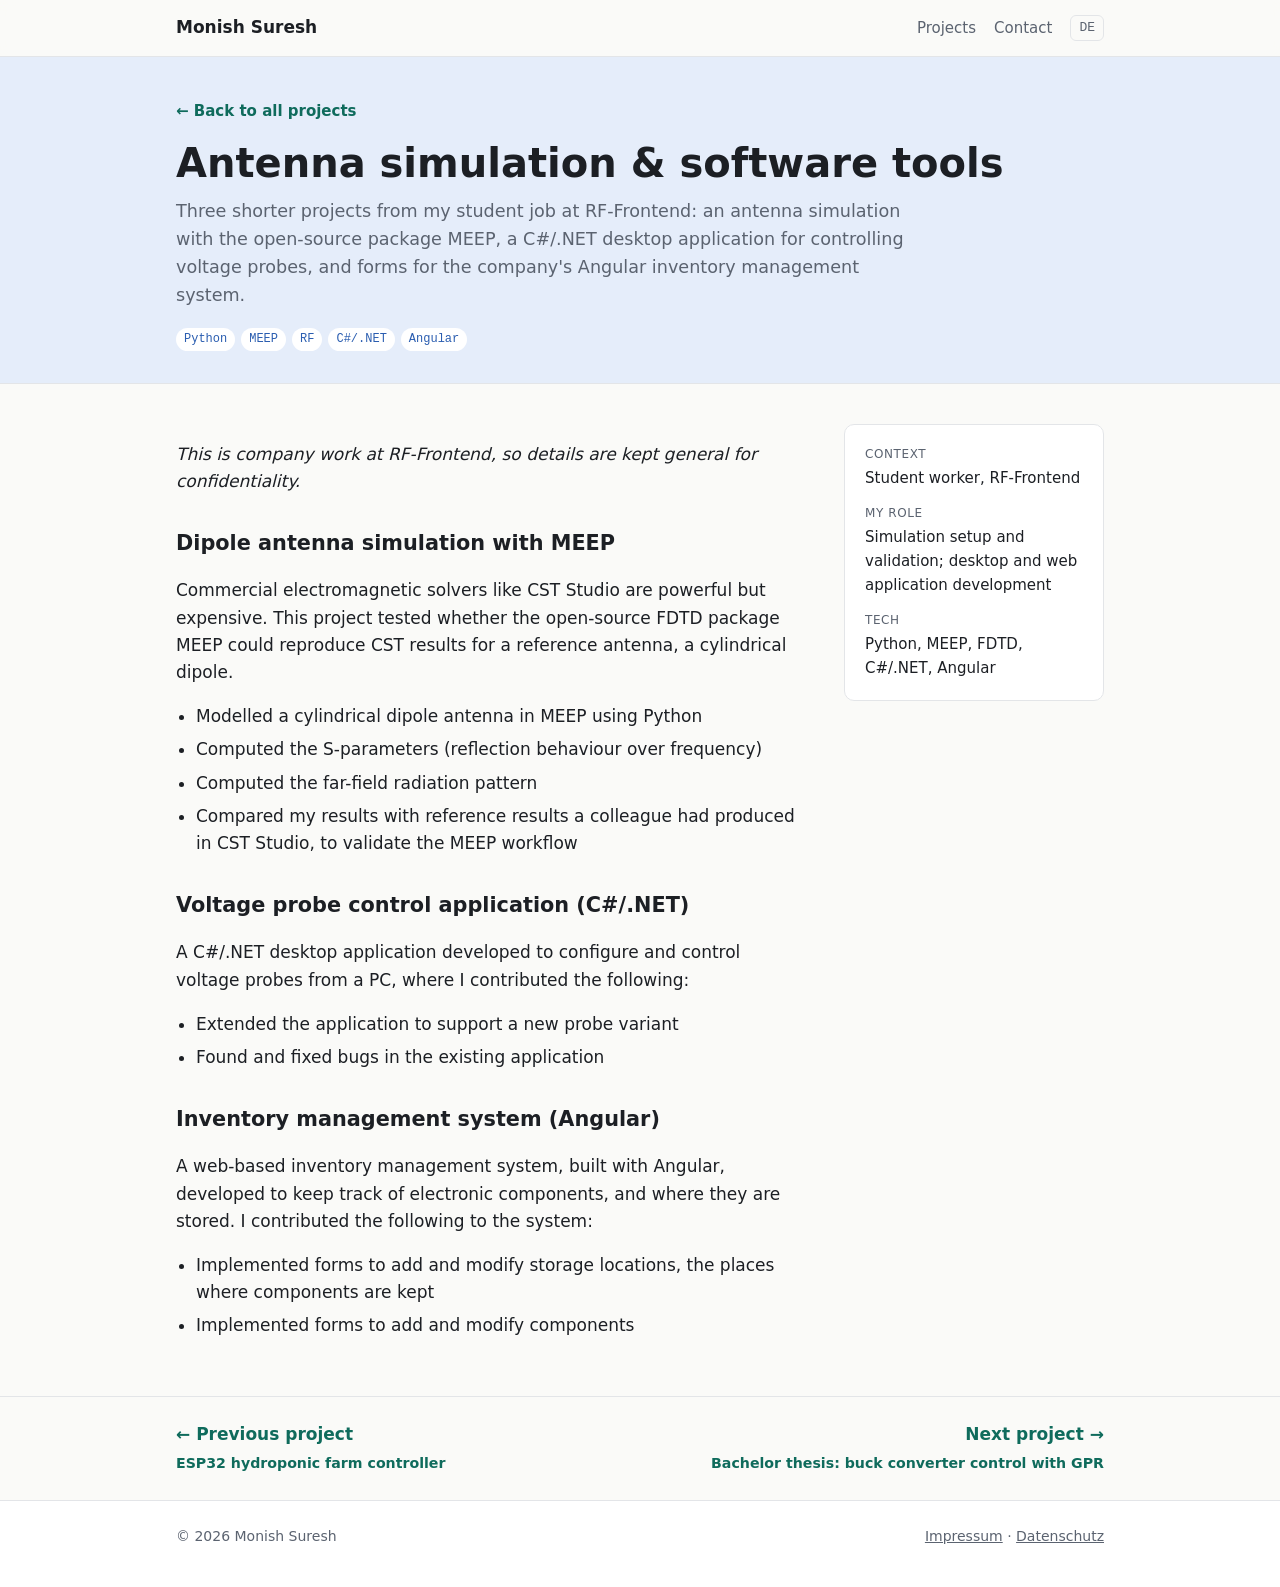
<file: projects/shorter-projects.html>
<!doctype html>
<html lang="en">
<head>
  <meta charset="utf-8">
  <meta name="viewport" content="width=device-width, initial-scale=1">
  <title>Antenna simulation &amp; software tools – Monish Suresh</title>
  <meta name="description" content="Three shorter projects at RF-Frontend: a dipole antenna simulation in Python with MEEP, compared with CST Studio reference results, a C#/.NET desktop application for controlling voltage probes, and Angular forms for an inventory management system.">
  <meta name="color-scheme" content="light">
  <link rel="alternate" hreflang="de" href="../de/projects/shorter-projects.html">
  <link rel="stylesheet" href="../assets/css/style.css">
</head>
<body>

<header class="site-header">
  <div class="wrap">
    <a class="brand" href="../index.html">Monish Suresh</a>
    <nav class="nav">
      <a href="../index.html#projects">Projects</a>
      <a href="../index.html#contact">Contact</a>
      <a class="lang" href="../de/projects/shorter-projects.html" hreflang="de" lang="de" title="Deutsche Version">DE</a>
    </nav>
  </div>
</header>

<main>
  <section class="project-hero blue">
    <div class="wrap">
      <a class="back" href="../index.html#projects">← Back to all projects</a>
      <h1>Antenna simulation &amp; software tools</h1>
      <p class="lead">Three shorter projects from my student job at RF-Frontend: an antenna simulation with the open-source package MEEP, a C#/.NET desktop application for controlling voltage probes, and forms for the company's Angular inventory management system.</p>
      <ul class="tags"><li>Python</li><li>MEEP</li><li>RF</li><li>C#/.NET</li><li>Angular</li></ul>
    </div>
  </section>

  <div class="project-body">
    <div class="wrap">
      <article>
        <p><em>This is company work at RF-Frontend, so details are kept general for confidentiality.</em></p>
        <h2>Dipole antenna simulation with MEEP</h2>
        <p>Commercial electromagnetic solvers like CST Studio are powerful but expensive. This project tested whether the open-source FDTD package MEEP could reproduce CST results for a reference antenna, a cylindrical dipole.</p>
        <ul>
          <li>Modelled a cylindrical dipole antenna in MEEP using Python</li>
          <li>Computed the S-parameters (reflection behaviour over frequency)</li>
          <li>Computed the far-field radiation pattern</li>
          <li>Compared my results with reference results a colleague had produced in CST Studio, to validate the MEEP workflow</li>
        </ul>
        <!-- TODO: add details such as frequency range, antenna dimensions, mesh resolution -->
        <!-- MEEP is open source: a generic dipole simulation rerun at home (no company data) could provide S11 / far-field plots here later. -->
        <!-- TODO: how closely did MEEP match CST? -->
        <!-- <p>[How well the MEEP results agreed with CST, and what that means for the workflow.]</p> -->
        <!-- Note: check with RF-Frontend before publishing code or plots from this work. -->

        <h2>Voltage probe control application (C#/.NET)</h2>
        <p>A C#/.NET desktop application developed to configure and control voltage probes from a PC, where I contributed the following:</p>
        <ul>
          <li>Extended the application to support a new probe variant</li>
          <li>Found and fixed bugs in the existing application</li>
        </ul>

        <h2>Inventory management system (Angular)</h2>
        <p>A web-based inventory management system, built with Angular, developed to keep track of electronic components, and where they are stored. I contributed the following to the system:</p>
        <ul>
          <li>Implemented forms to add and modify storage locations, the places where components are kept</li>
          <li>Implemented forms to add and modify components</li>
        </ul>
      </article>

      <aside class="facts">
        <dl>
          <dt>Context</dt><dd>Student worker, RF-Frontend</dd>
          <dt>My role</dt><dd>Simulation setup and validation; desktop and web application development</dd>
          <dt>Tech</dt><dd>Python, MEEP, FDTD, C#/.NET, Angular</dd>
        </dl>
      </aside>
    </div>
  </div>

  <nav class="project-nav">
    <div class="wrap">
      <a href="hydroponic.html">← Previous project<br><small>ESP32 hydroponic farm controller</small></a>
      <a href="bachelor-thesis.html" style="text-align:right">Next project →<br><small>Bachelor thesis: buck converter control with GPR</small></a>
    </div>
  </nav>
</main>

<footer class="site-footer">
  <div class="wrap">
    <span>© 2026 Monish Suresh</span>
    <span><a href="../impressum.html">Impressum</a> · <a href="../datenschutz.html">Datenschutz</a></span>
  </div>
</footer>

</body>
</html>
</file>
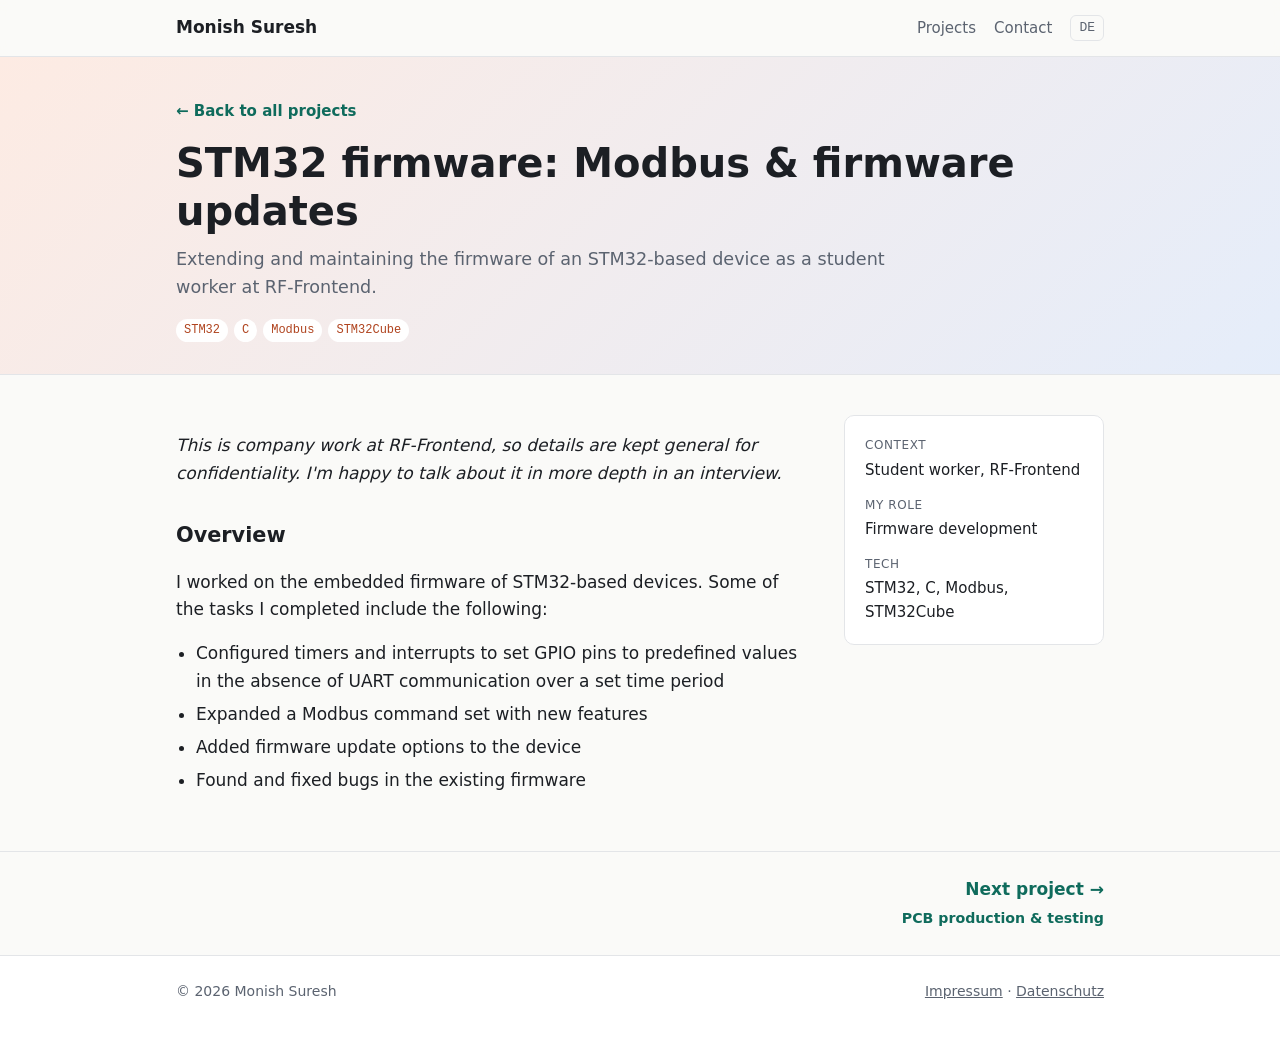
<file: projects/stm32-firmware.html>
<!doctype html>
<html lang="en">
<head>
  <meta charset="utf-8">
  <meta name="viewport" content="width=device-width, initial-scale=1">
  <title>STM32 firmware: Modbus &amp; firmware updates – Monish Suresh</title>
  <meta name="description" content="Extending and maintaining the firmware of an STM32-based device as a student worker at RF-Frontend.">
  <meta name="color-scheme" content="light">
  <link rel="alternate" hreflang="de" href="../de/projects/stm32-firmware.html">
  <link rel="stylesheet" href="../assets/css/style.css">
</head>
<body>

<header class="site-header">
  <div class="wrap">
    <a class="brand" href="../index.html">Monish Suresh</a>
    <nav class="nav">
      <a href="../index.html#projects">Projects</a>
      <a href="../index.html#contact">Contact</a>
      <a class="lang" href="../de/projects/stm32-firmware.html" hreflang="de" lang="de" title="Deutsche Version">DE</a>
    </nav>
  </div>
</header>

<main>
  <section class="project-hero coral">
    <div class="wrap">
      <a class="back" href="../index.html#projects">← Back to all projects</a>
      <h1>STM32 firmware: Modbus &amp; firmware updates</h1>
      <p class="lead">Extending and maintaining the firmware of an STM32-based device as a student worker at RF-Frontend.</p>
      <ul class="tags"><li>STM32</li><li>C</li><li>Modbus</li><li>STM32Cube</li></ul>
    </div>
  </section>

  <div class="project-body">
    <div class="wrap">
      <article>
        <p><em>This is company work at RF-Frontend, so details are kept general for confidentiality. I'm happy to talk about it in more depth in an interview.</em></p>
        <h2>Overview</h2>
        <p>I worked on the embedded firmware of STM32-based devices. Some of the tasks I completed include the following:</p>
        <ul>
          <li>Configured timers and interrupts to set GPIO pins to predefined values in the absence of UART communication over a set time period</li>
          <li>Expanded a Modbus command set with new features</li>
          <li>Added firmware update options to the device</li>
          <li>Found and fixed bugs in the existing firmware</li>
        </ul>
      </article>

      <aside class="facts">
        <dl>
          <dt>Context</dt><dd>Student worker, RF-Frontend</dd>
          <dt>My role</dt><dd>Firmware development</dd>
          <dt>Tech</dt><dd>STM32, C, Modbus, STM32Cube</dd>
        </dl>
      </aside>
    </div>
  </div>

  <nav class="project-nav">
    <div class="wrap">
      <span></span>
      <a href="pcb-production.html" style="text-align:right">Next project →<br><small>PCB production &amp; testing</small></a>
    </div>
  </nav>
</main>

<footer class="site-footer">
  <div class="wrap">
    <span>© 2026 Monish Suresh</span>
    <span><a href="../impressum.html">Impressum</a> · <a href="../datenschutz.html">Datenschutz</a></span>
  </div>
</footer>

</body>
</html>
</file>
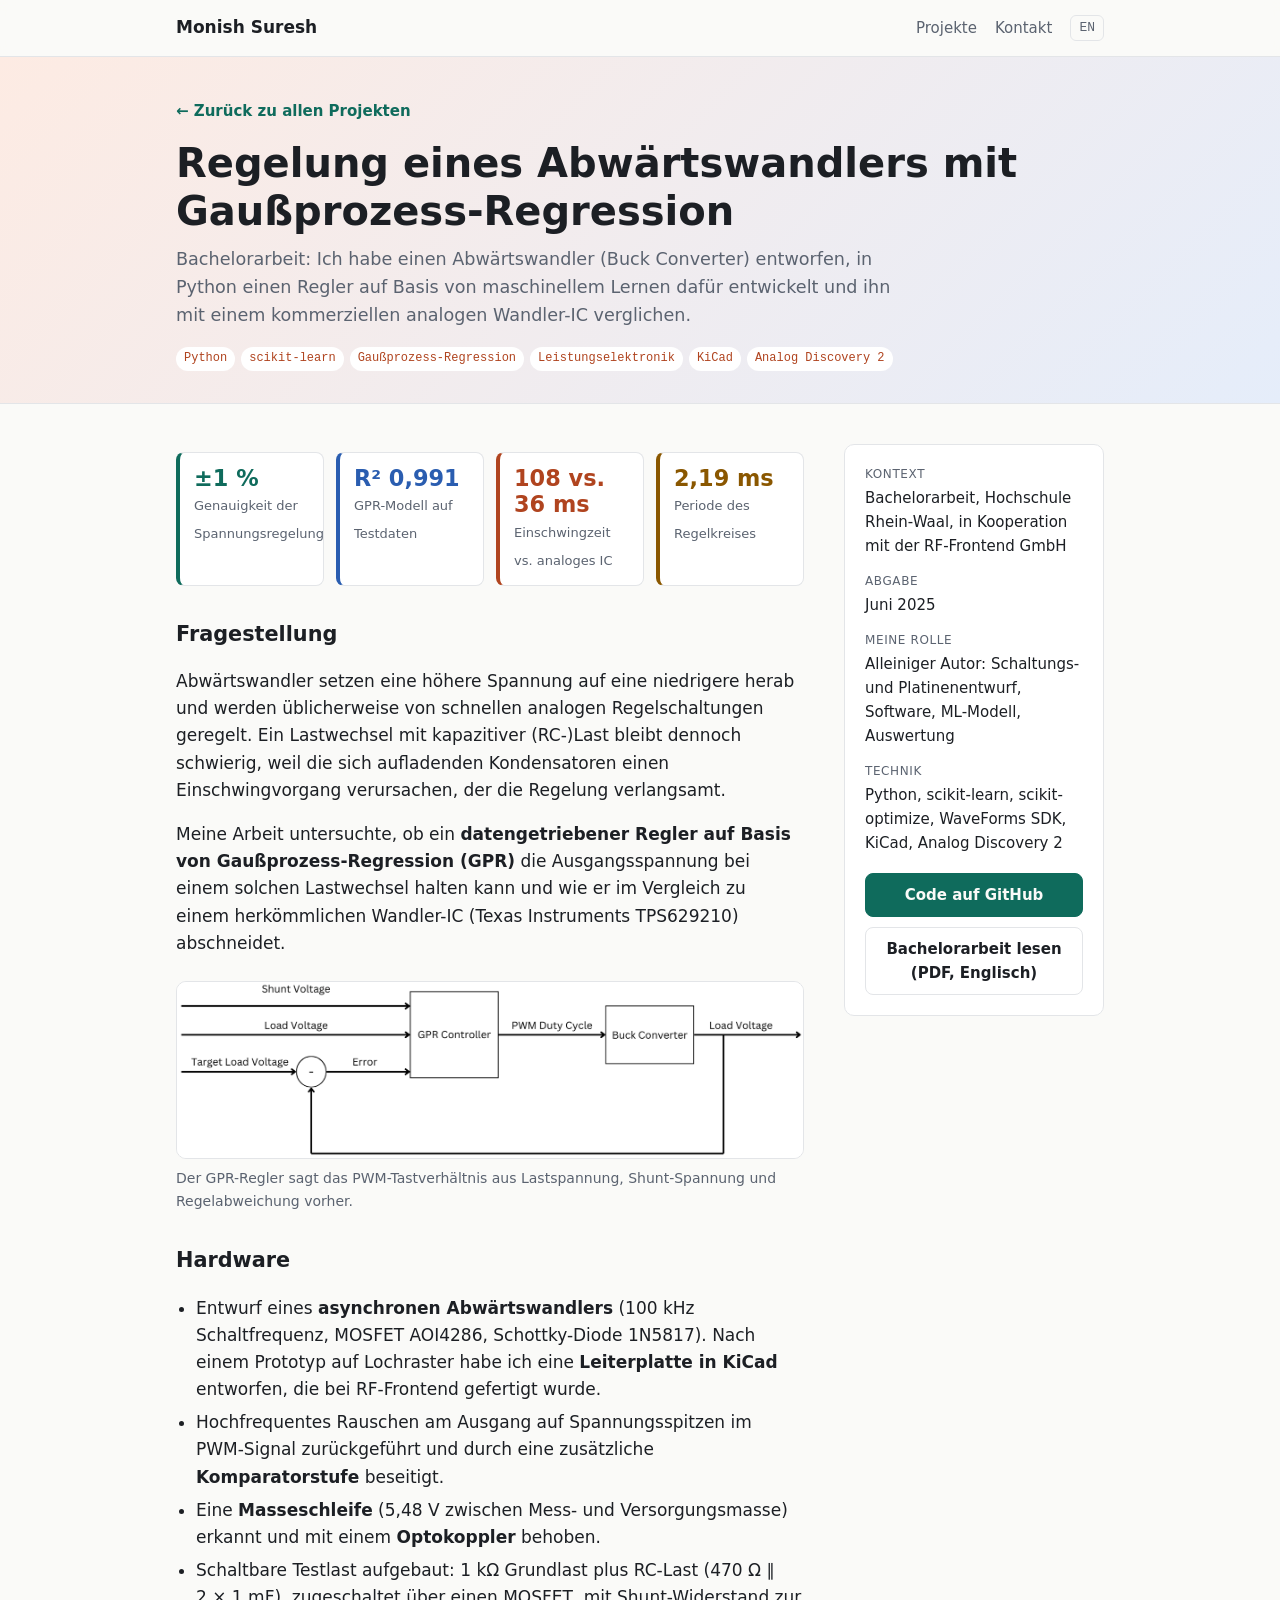
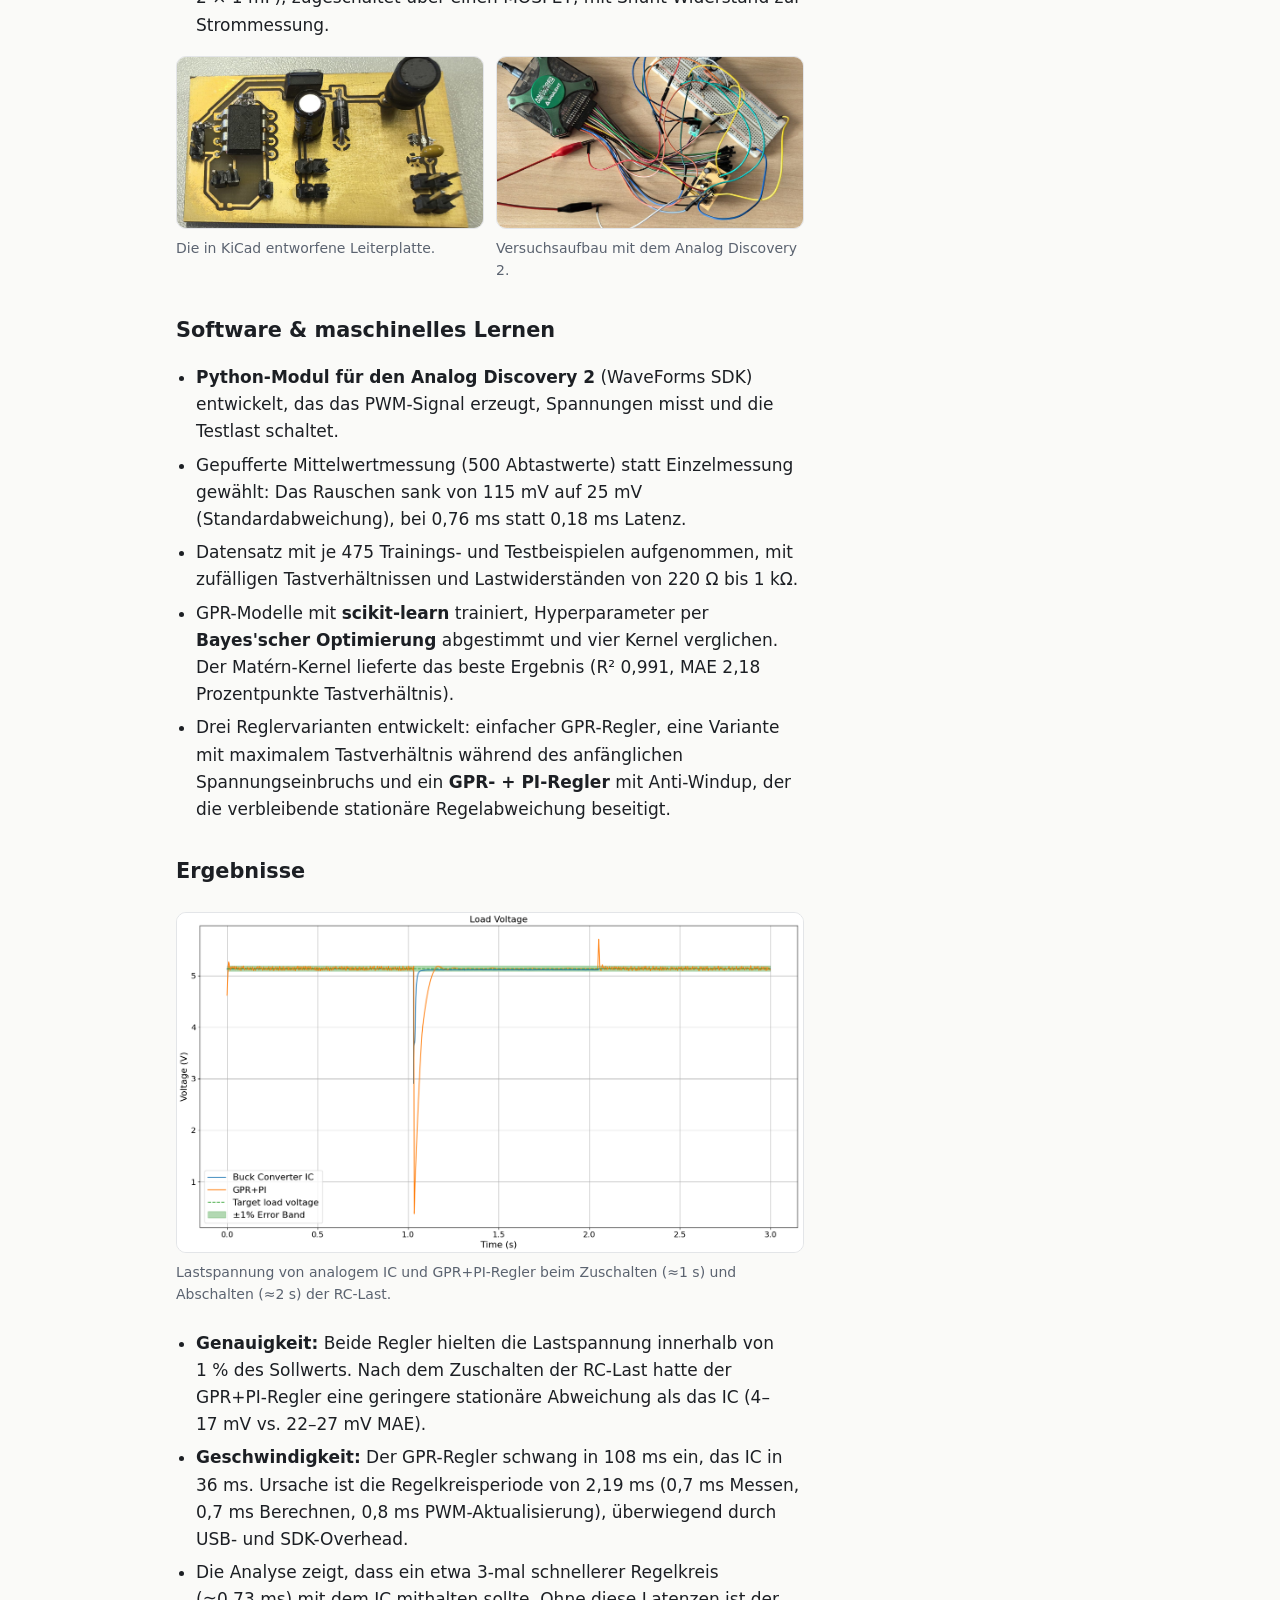
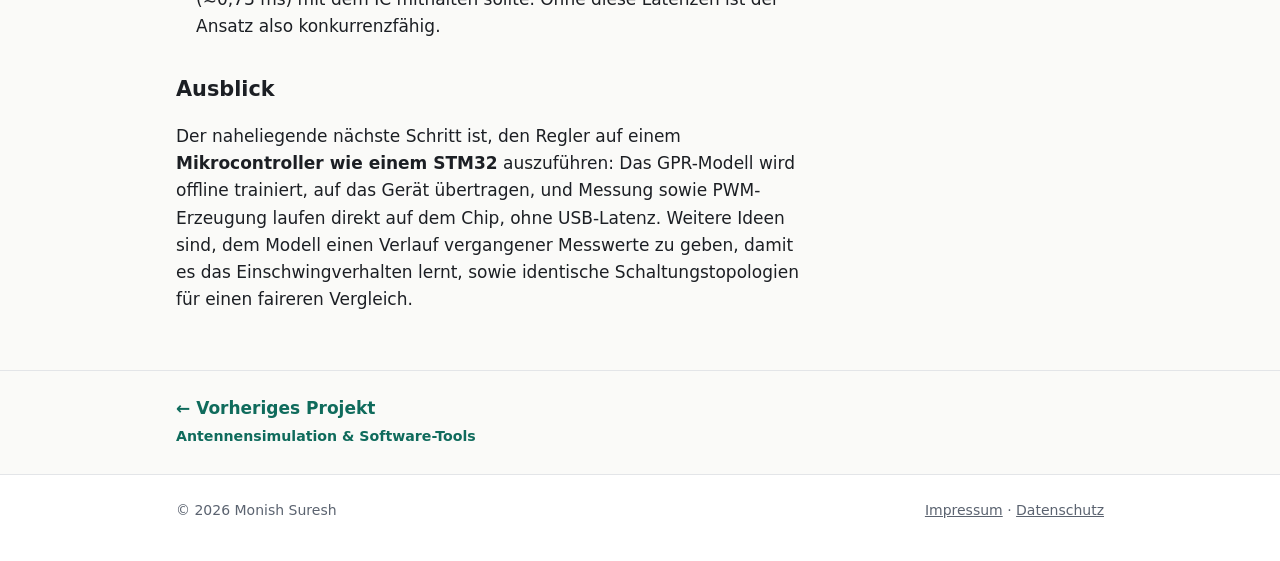
<file: de/projects/bachelor-thesis.html>
<!doctype html>
<html lang="de">
<head>
  <meta charset="utf-8">
  <meta name="viewport" content="width=device-width, initial-scale=1">
  <title>Regelung eines Abwärtswandlers mit Gaußprozess-Regression – Monish Suresh</title>
  <meta name="description" content="Bachelorarbeit: ein digitaler Regler auf Basis von Gaußprozess-Regression (maschinelles Lernen) für einen selbst entwickelten Abwärtswandler, verglichen mit einem kommerziellen analogen Wandler-IC.">
  <meta name="color-scheme" content="light">
  <link rel="alternate" hreflang="en" href="../../projects/bachelor-thesis.html">
  <link rel="stylesheet" href="../../assets/css/style.css">
</head>
<body>

<header class="site-header">
  <div class="wrap">
    <a class="brand" href="../index.html">Monish Suresh</a>
    <nav class="nav">
      <a href="../index.html#persoenlich">Projekte</a>
      <a href="../index.html#kontakt">Kontakt</a>
      <a class="lang" href="../../projects/bachelor-thesis.html" hreflang="en" lang="en" title="English version">EN</a>
    </nav>
  </div>
</header>

<main>
  <section class="project-hero coral">
    <div class="wrap">
      <a class="back" href="../index.html#persoenlich">← Zurück zu allen Projekten</a>
      <h1>Regelung eines Abwärtswandlers mit Gaußprozess-Regression</h1>
      <p class="lead">Bachelorarbeit: Ich habe einen Abwärtswandler (Buck Converter) entworfen, in Python einen Regler auf Basis von maschinellem Lernen dafür entwickelt und ihn mit einem kommerziellen analogen Wandler-IC verglichen.</p>
      <ul class="tags"><li>Python</li><li>scikit-learn</li><li>Gaußprozess-Regression</li><li>Leistungselektronik</li><li>KiCad</li><li>Analog Discovery 2</li></ul>
    </div>
  </section>

  <div class="project-body">
    <div class="wrap">
      <article>
        <div class="stats">
          <div class="stat"><b>±1&nbsp;%</b><span>Genauigkeit der Spannungsregelung</span></div>
          <div class="stat"><b>R² 0,991</b><span>GPR-Modell auf Testdaten</span></div>
          <div class="stat"><b>108 vs. 36&nbsp;ms</b><span>Einschwingzeit vs. analoges IC</span></div>
          <div class="stat"><b>2,19&nbsp;ms</b><span>Periode des Regelkreises</span></div>
        </div>

        <h2>Fragestellung</h2>
        <p>Abwärtswandler setzen eine höhere Spannung auf eine niedrigere herab und werden üblicherweise von schnellen analogen Regelschaltungen geregelt. Ein Lastwechsel mit kapazitiver (RC-)Last bleibt dennoch schwierig, weil die sich aufladenden Kondensatoren einen Einschwingvorgang verursachen, der die Regelung verlangsamt.</p>
        <p>Meine Arbeit untersuchte, ob ein <strong>datengetriebener Regler auf Basis von Gaußprozess-Regression (GPR)</strong> die Ausgangsspannung bei einem solchen Lastwechsel halten kann und wie er im Vergleich zu einem herkömmlichen Wandler-IC (Texas Instruments TPS629210) abschneidet.</p>

        <figure class="figure">
          <img class="contain" src="../../assets/img/thesis-block-diagram.png" alt="Blockdiagramm: Shunt-Spannung, Lastspannung und Regelabweichung gehen in den GPR-Regler, der das PWM-Tastverhältnis des Abwärtswandlers vorgibt" loading="lazy">
          <figcaption>Der GPR-Regler sagt das PWM-Tastverhältnis aus Lastspannung, Shunt-Spannung und Regelabweichung vorher.</figcaption>
        </figure>

        <h2>Hardware</h2>
        <ul>
          <li>Entwurf eines <strong>asynchronen Abwärtswandlers</strong> (100&nbsp;kHz Schaltfrequenz, MOSFET AOI4286, Schottky-Diode 1N5817). Nach einem Prototyp auf Lochraster habe ich eine <strong>Leiterplatte in KiCad</strong> entworfen, die bei RF-Frontend gefertigt wurde.</li>
          <li>Hochfrequentes Rauschen am Ausgang auf Spannungsspitzen im PWM-Signal zurückgeführt und durch eine zusätzliche <strong>Komparatorstufe</strong> beseitigt.</li>
          <li>Eine <strong>Masseschleife</strong> (5,48&nbsp;V zwischen Mess- und Versorgungsmasse) erkannt und mit einem <strong>Optokoppler</strong> behoben.</li>
          <li>Schaltbare Testlast aufgebaut: 1&nbsp;kΩ Grundlast plus RC-Last (470&nbsp;Ω ∥ 2&nbsp;×&nbsp;1&nbsp;mF), zugeschaltet über einen MOSFET, mit Shunt-Widerstand zur Strommessung.</li>
        </ul>
        <div class="gallery">
          <figure class="figure">
            <img src="../../assets/img/thesis-pcb.jpg" alt="Gefertigte Leiterplatte des Abwärtswandlers" loading="lazy">
            <figcaption>Die in KiCad entworfene Leiterplatte.</figcaption>
          </figure>
          <figure class="figure">
            <img src="../../assets/img/thesis-setup.jpg" alt="Versuchsaufbau mit Analog Discovery 2, Steckbrett und Abwärtswandler" loading="lazy">
            <figcaption>Versuchsaufbau mit dem Analog Discovery 2.</figcaption>
          </figure>
        </div>

        <h2>Software &amp; maschinelles Lernen</h2>
        <ul>
          <li><strong>Python-Modul für den Analog Discovery 2</strong> (WaveForms SDK) entwickelt, das das PWM-Signal erzeugt, Spannungen misst und die Testlast schaltet.</li>
          <li>Gepufferte Mittelwertmessung (500 Abtastwerte) statt Einzelmessung gewählt: Das Rauschen sank von 115&nbsp;mV auf 25&nbsp;mV (Standardabweichung), bei 0,76&nbsp;ms statt 0,18&nbsp;ms Latenz.</li>
          <li>Datensatz mit je 475 Trainings- und Testbeispielen aufgenommen, mit zufälligen Tastverhältnissen und Lastwiderständen von 220&nbsp;Ω bis 1&nbsp;kΩ.</li>
          <li>GPR-Modelle mit <strong>scikit-learn</strong> trainiert, Hyperparameter per <strong>Bayes'scher Optimierung</strong> abgestimmt und vier Kernel verglichen. Der Matérn-Kernel lieferte das beste Ergebnis (R²&nbsp;0,991, MAE&nbsp;2,18 Prozentpunkte Tastverhältnis).</li>
          <li>Drei Reglervarianten entwickelt: einfacher GPR-Regler, eine Variante mit maximalem Tastverhältnis während des anfänglichen Spannungseinbruchs und ein <strong>GPR-&nbsp;+&nbsp;PI-Regler</strong> mit Anti-Windup, der die verbleibende stationäre Regelabweichung beseitigt.</li>
        </ul>

        <h2>Ergebnisse</h2>
        <figure class="figure">
          <img class="contain" src="../../assets/img/thesis-results.png" alt="Lastspannung über der Zeit für das Wandler-IC und den GPR+PI-Regler bei Lastwechseln" loading="lazy">
          <figcaption>Lastspannung von analogem IC und GPR+PI-Regler beim Zuschalten (≈1&nbsp;s) und Abschalten (≈2&nbsp;s) der RC-Last.</figcaption>
        </figure>
        <ul>
          <li><strong>Genauigkeit:</strong> Beide Regler hielten die Lastspannung innerhalb von 1&nbsp;% des Sollwerts. Nach dem Zuschalten der RC-Last hatte der GPR+PI-Regler eine geringere stationäre Abweichung als das IC (4–17&nbsp;mV vs. 22–27&nbsp;mV MAE).</li>
          <li><strong>Geschwindigkeit:</strong> Der GPR-Regler schwang in 108&nbsp;ms ein, das IC in 36&nbsp;ms. Ursache ist die Regelkreisperiode von 2,19&nbsp;ms (0,7&nbsp;ms Messen, 0,7&nbsp;ms Berechnen, 0,8&nbsp;ms PWM-Aktualisierung), überwiegend durch USB- und SDK-Overhead.</li>
          <li>Die Analyse zeigt, dass ein etwa 3-mal schnellerer Regelkreis (≈0,73&nbsp;ms) mit dem IC mithalten sollte. Ohne diese Latenzen ist der Ansatz also konkurrenzfähig.</li>
        </ul>

        <h2>Ausblick</h2>
        <p>Der naheliegende nächste Schritt ist, den Regler auf einem <strong>Mikrocontroller wie einem STM32</strong> auszuführen: Das GPR-Modell wird offline trainiert, auf das Gerät übertragen, und Messung sowie PWM-Erzeugung laufen direkt auf dem Chip, ohne USB-Latenz. Weitere Ideen sind, dem Modell einen Verlauf vergangener Messwerte zu geben, damit es das Einschwingverhalten lernt, sowie identische Schaltungstopologien für einen faireren Vergleich.</p>
      </article>

      <aside class="facts">
        <dl>
          <dt>Kontext</dt><dd>Bachelorarbeit, Hochschule Rhein-Waal, in Kooperation mit der RF-Frontend GmbH</dd>
          <dt>Abgabe</dt><dd>Juni 2025</dd>
          <dt>Meine Rolle</dt><dd>Alleiniger Autor: Schaltungs- und Platinenentwurf, Software, ML-Modell, Auswertung</dd>
          <dt>Technik</dt><dd>Python, scikit-learn, scikit-optimize, WaveForms SDK, KiCad, Analog Discovery 2</dd>
        </dl>
        <a class="btn primary" href="https://github.com/monishsuresh/Thesis-Source-Code" rel="noopener">Code auf GitHub</a>
        <a class="btn" href="https://drive.google.com/file/d/1gBkcHnLzC2Oy_JHDTUy7ZVJLLnsl0aaL/view?usp=sharing" rel="noopener" target="_blank">Bachelorarbeit lesen (PDF, Englisch)</a>
      </aside>
    </div>
  </div>

  <nav class="project-nav">
    <div class="wrap">
      <a href="shorter-projects.html">← Vorheriges Projekt<br><small>Antennensimulation &amp; Software-Tools</small></a>
      <span></span>
    </div>
  </nav>
</main>

<footer class="site-footer">
  <div class="wrap">
    <span>© 2026 Monish Suresh</span>
    <span><a href="../../impressum.html">Impressum</a> · <a href="../../datenschutz.html">Datenschutz</a></span>
  </div>
</footer>

</body>
</html>
</file>
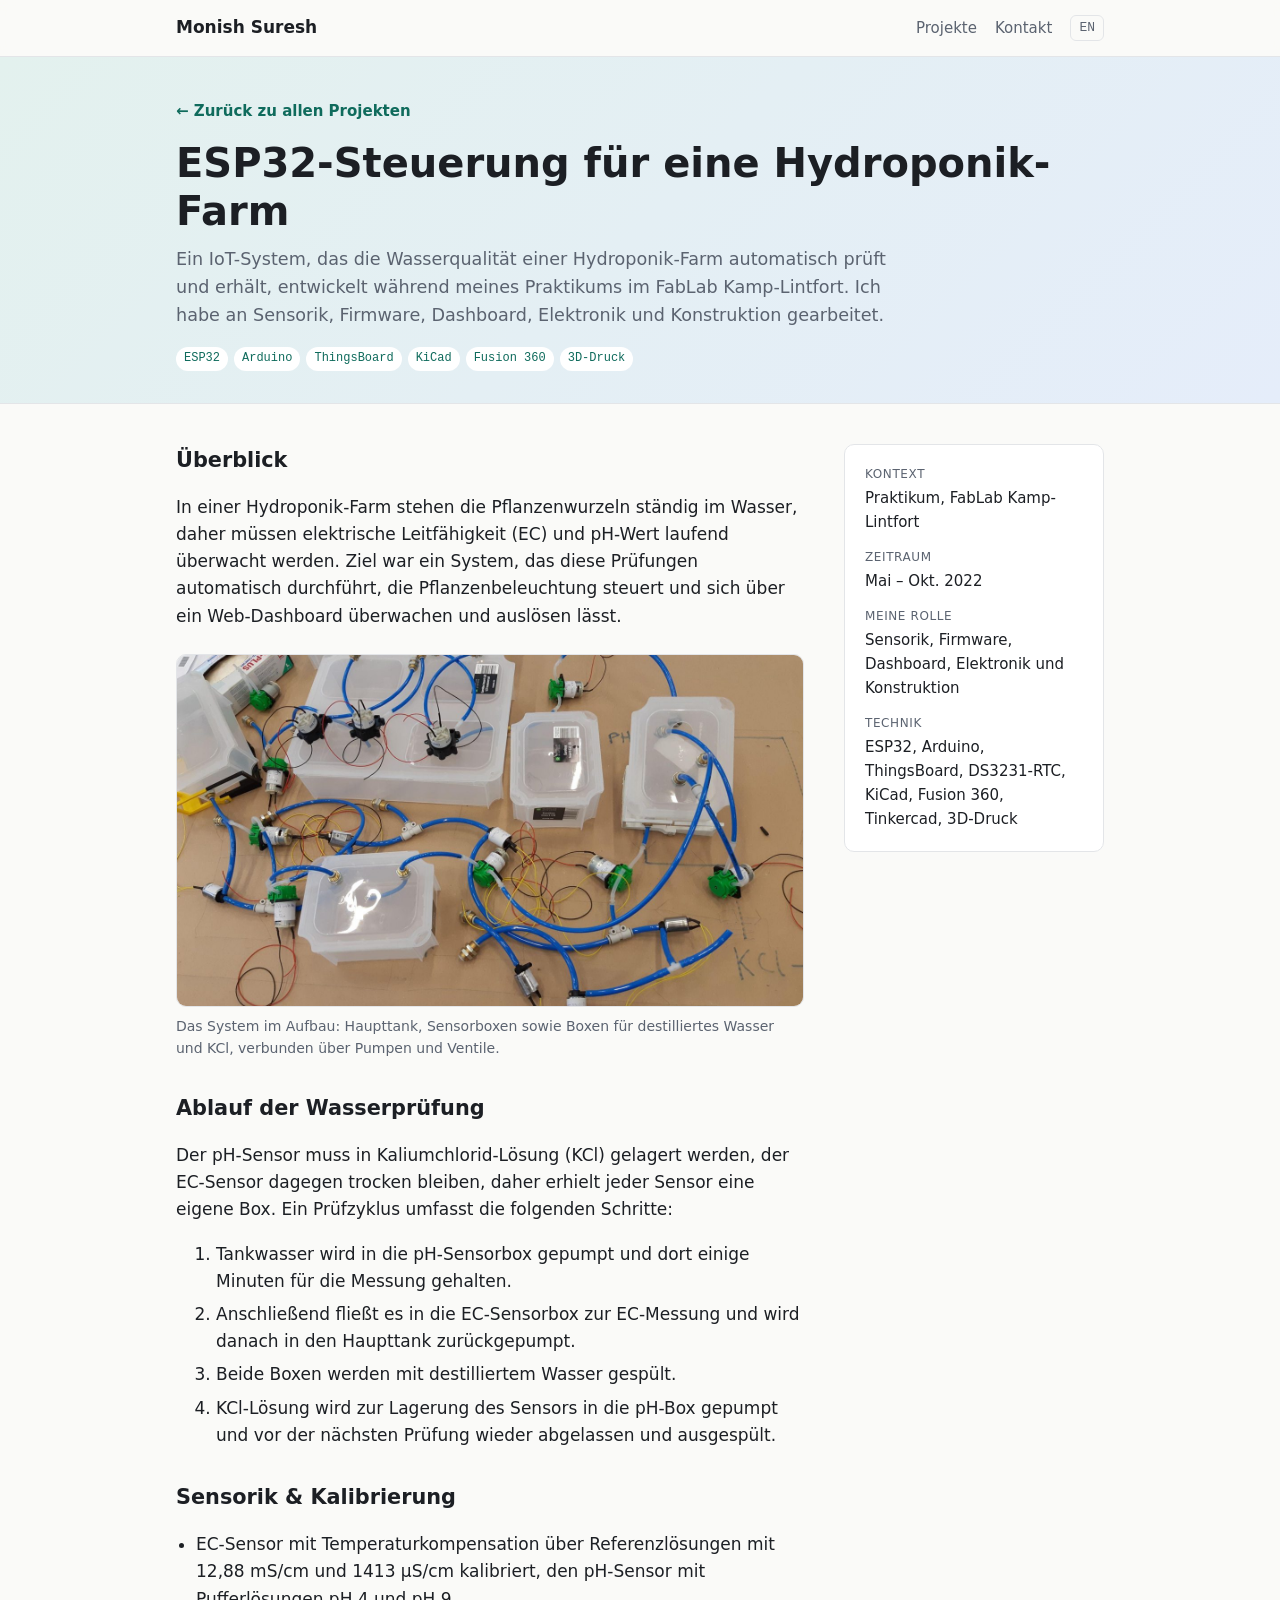
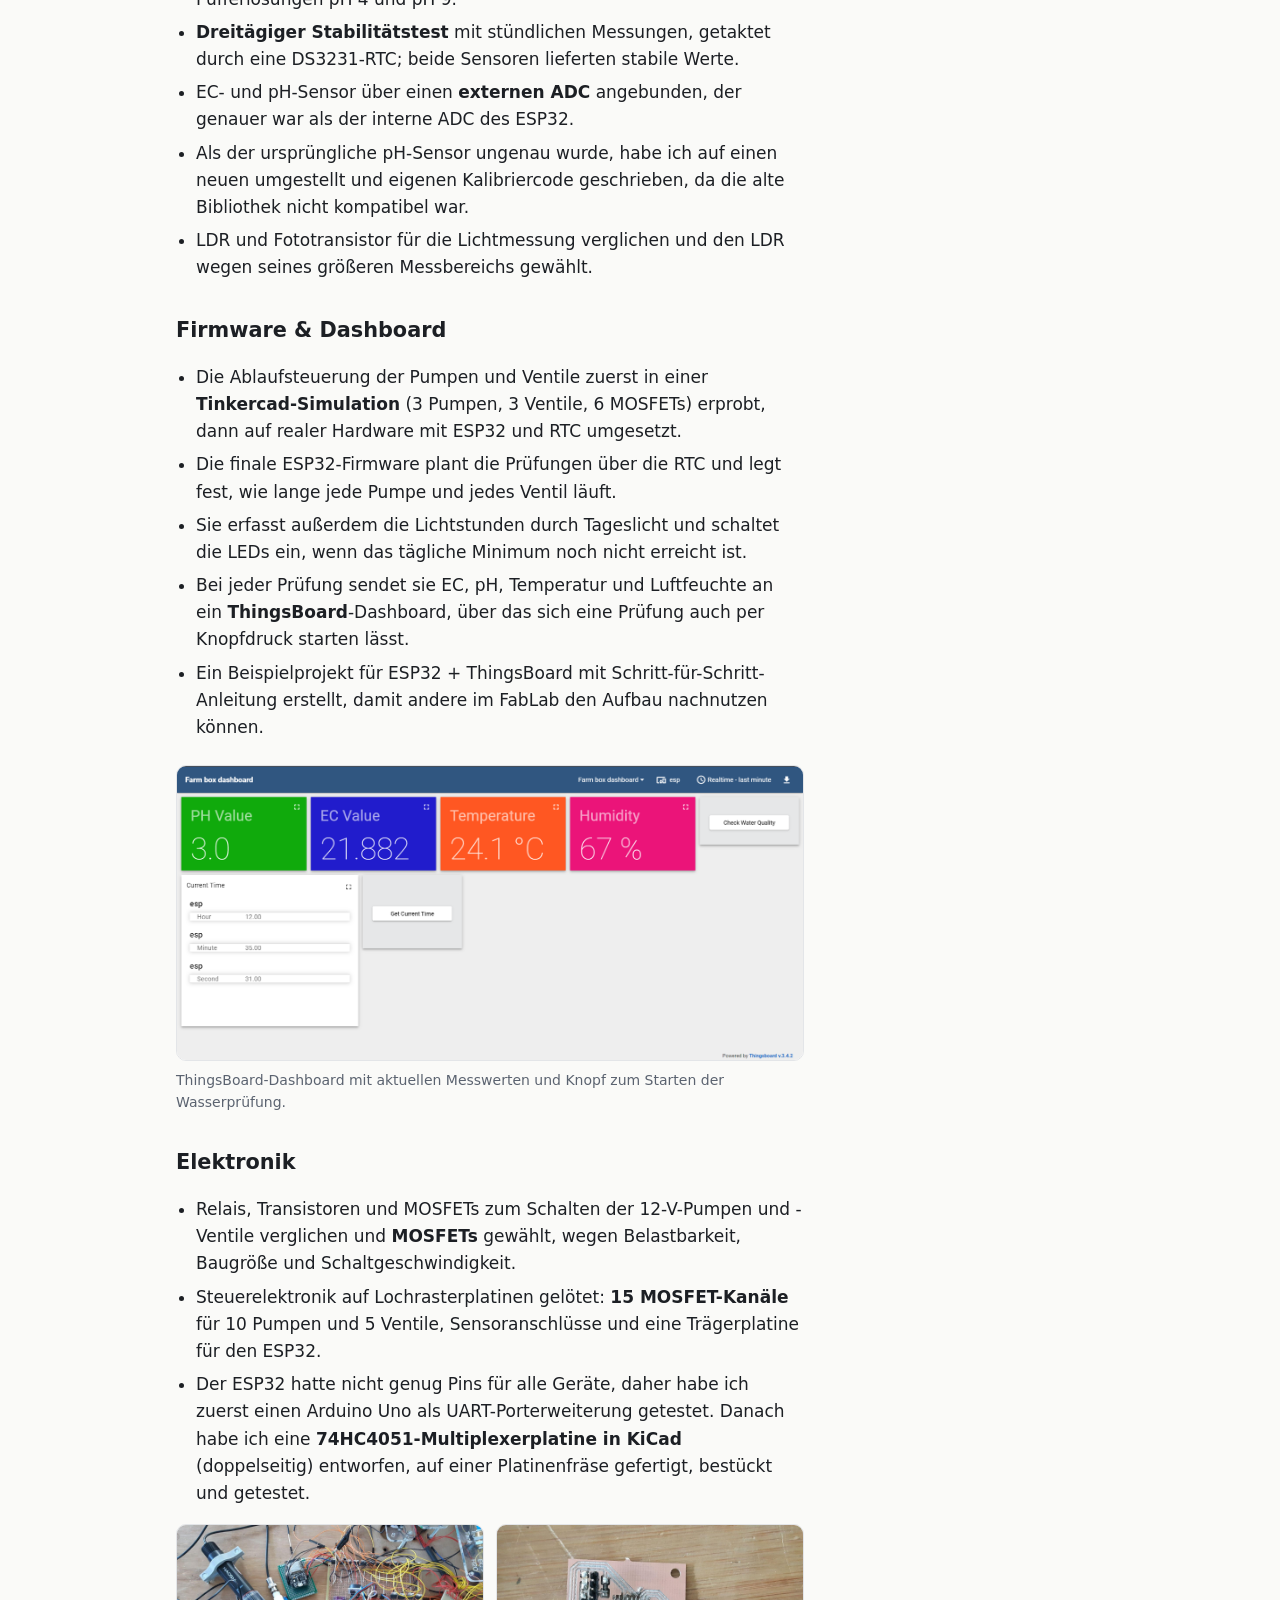
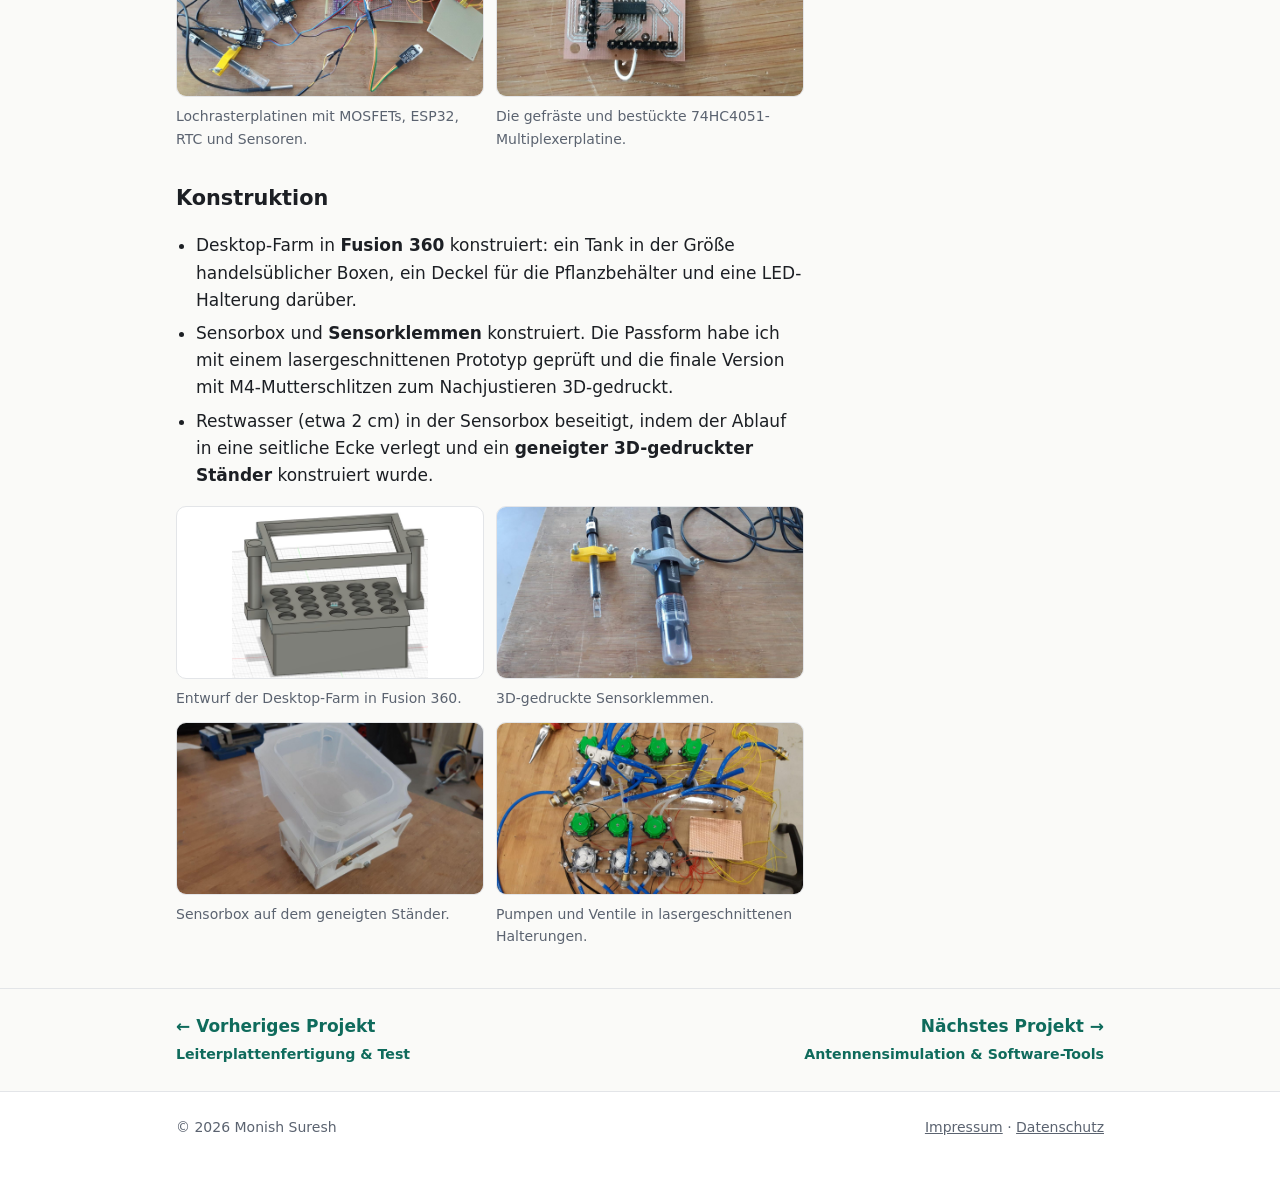
<file: de/projects/hydroponic.html>
<!doctype html>
<html lang="de">
<head>
  <meta charset="utf-8">
  <meta name="viewport" content="width=device-width, initial-scale=1">
  <title>ESP32-Steuerung für eine Hydroponik-Farm – Monish Suresh</title>
  <meta name="description" content="Ein ESP32-basiertes IoT-System, das die Wasserqualität einer Hydroponik-Farm automatisch prüft, entwickelt im Praktikum im FabLab Kamp-Lintfort: Sensorik, Pumpen- und Ventilsteuerung, ThingsBoard-Dashboard, Platinen- und Konstruktionsarbeit.">
  <meta name="color-scheme" content="light">
  <link rel="alternate" hreflang="en" href="../../projects/hydroponic.html">
  <link rel="stylesheet" href="../../assets/css/style.css">
</head>
<body>

<header class="site-header">
  <div class="wrap">
    <a class="brand" href="../index.html">Monish Suresh</a>
    <nav class="nav">
      <a href="../index.html#projekte">Projekte</a>
      <a href="../index.html#kontakt">Kontakt</a>
      <a class="lang" href="../../projects/hydroponic.html" hreflang="en" lang="en" title="English version">EN</a>
    </nav>
  </div>
</header>

<main>
  <section class="project-hero teal">
    <div class="wrap">
      <a class="back" href="../index.html#projekte">← Zurück zu allen Projekten</a>
      <h1>ESP32-Steuerung für eine Hydroponik-Farm</h1>
      <p class="lead">Ein IoT-System, das die Wasserqualität einer Hydroponik-Farm automatisch prüft und erhält, entwickelt während meines Praktikums im FabLab Kamp-Lintfort. Ich habe an Sensorik, Firmware, Dashboard, Elektronik und Konstruktion gearbeitet.</p>
      <ul class="tags"><li>ESP32</li><li>Arduino</li><li>ThingsBoard</li><li>KiCad</li><li>Fusion 360</li><li>3D-Druck</li></ul>
    </div>
  </section>

  <div class="project-body">
    <div class="wrap">
      <article>
        <h2>Überblick</h2>
        <p>In einer Hydroponik-Farm stehen die Pflanzenwurzeln ständig im Wasser, daher müssen elektrische Leitfähigkeit (EC) und pH-Wert laufend überwacht werden. Ziel war ein System, das diese Prüfungen automatisch durchführt, die Pflanzenbeleuchtung steuert und sich über ein Web-Dashboard überwachen und auslösen lässt.</p>

        <figure class="figure">
          <img src="../../assets/img/hydro-structure.jpg" alt="Hydroponik-System im Aufbau: Kunststoffboxen, über Schläuche mit Pumpen und Ventilen verbunden" loading="lazy">
          <figcaption>Das System im Aufbau: Haupttank, Sensorboxen sowie Boxen für destilliertes Wasser und KCl, verbunden über Pumpen und Ventile.</figcaption>
        </figure>

        <h2>Ablauf der Wasserprüfung</h2>
        <p>Der pH-Sensor muss in Kaliumchlorid-Lösung (KCl) gelagert werden, der EC-Sensor dagegen trocken bleiben, daher erhielt jeder Sensor eine eigene Box. Ein Prüfzyklus umfasst die folgenden Schritte:</p>
        <ol>
          <li>Tankwasser wird in die pH-Sensorbox gepumpt und dort einige Minuten für die Messung gehalten.</li>
          <li>Anschließend fließt es in die EC-Sensorbox zur EC-Messung und wird danach in den Haupttank zurückgepumpt.</li>
          <li>Beide Boxen werden mit destilliertem Wasser gespült.</li>
          <li>KCl-Lösung wird zur Lagerung des Sensors in die pH-Box gepumpt und vor der nächsten Prüfung wieder abgelassen und ausgespült.</li>
        </ol>

        <h2>Sensorik &amp; Kalibrierung</h2>
        <ul>
          <li>EC-Sensor mit Temperaturkompensation über Referenzlösungen mit 12,88&nbsp;mS/cm und 1413&nbsp;µS/cm kalibriert, den pH-Sensor mit Pufferlösungen pH&nbsp;4 und pH&nbsp;9.</li>
          <li><strong>Dreitägiger Stabilitätstest</strong> mit stündlichen Messungen, getaktet durch eine DS3231-RTC; beide Sensoren lieferten stabile Werte.</li>
          <li>EC- und pH-Sensor über einen <strong>externen ADC</strong> angebunden, der genauer war als der interne ADC des ESP32.</li>
          <li>Als der ursprüngliche pH-Sensor ungenau wurde, habe ich auf einen neuen umgestellt und eigenen Kalibriercode geschrieben, da die alte Bibliothek nicht kompatibel war.</li>
          <li>LDR und Fototransistor für die Lichtmessung verglichen und den LDR wegen seines größeren Messbereichs gewählt.</li>
        </ul>

        <h2>Firmware &amp; Dashboard</h2>
        <ul>
          <li>Die Ablaufsteuerung der Pumpen und Ventile zuerst in einer <strong>Tinkercad-Simulation</strong> (3 Pumpen, 3 Ventile, 6 MOSFETs) erprobt, dann auf realer Hardware mit ESP32 und RTC umgesetzt.</li>
          <li>Die finale ESP32-Firmware plant die Prüfungen über die RTC und legt fest, wie lange jede Pumpe und jedes Ventil läuft.</li>
          <li>Sie erfasst außerdem die Lichtstunden durch Tageslicht und schaltet die LEDs ein, wenn das tägliche Minimum noch nicht erreicht ist.</li>
          <li>Bei jeder Prüfung sendet sie EC, pH, Temperatur und Luftfeuchte an ein <strong>ThingsBoard</strong>-Dashboard, über das sich eine Prüfung auch per Knopfdruck starten lässt.</li>
          <li>Ein Beispielprojekt für ESP32 + ThingsBoard mit Schritt-für-Schritt-Anleitung erstellt, damit andere im FabLab den Aufbau nachnutzen können.</li>
        </ul>
        <figure class="figure">
          <img class="contain" src="../../assets/img/hydro-dashboard.png" alt="ThingsBoard-Dashboard mit pH-, EC-, Temperatur- und Luftfeuchtewerten und einem Knopf zum Starten der Wasserprüfung" loading="lazy">
          <figcaption>ThingsBoard-Dashboard mit aktuellen Messwerten und Knopf zum Starten der Wasserprüfung.</figcaption>
        </figure>

        <h2>Elektronik</h2>
        <ul>
          <li>Relais, Transistoren und MOSFETs zum Schalten der 12-V-Pumpen und -Ventile verglichen und <strong>MOSFETs</strong> gewählt, wegen Belastbarkeit, Baugröße und Schaltgeschwindigkeit.</li>
          <li>Steuerelektronik auf Lochrasterplatinen gelötet: <strong>15 MOSFET-Kanäle</strong> für 10 Pumpen und 5 Ventile, Sensoranschlüsse und eine Trägerplatine für den ESP32.</li>
          <li>Der ESP32 hatte nicht genug Pins für alle Geräte, daher habe ich zuerst einen Arduino Uno als UART-Porterweiterung getestet. Danach habe ich eine <strong>74HC4051-Multiplexerplatine in KiCad</strong> (doppelseitig) entworfen, auf einer Platinenfräse gefertigt, bestückt und getestet.</li>
        </ul>
        <div class="gallery">
          <figure class="figure">
            <img src="../../assets/img/hydro-electronics.jpg" alt="Lochrasterplatinen mit MOSFETs, ESP32 und Sensoren" loading="lazy">
            <figcaption>Lochrasterplatinen mit MOSFETs, ESP32, RTC und Sensoren.</figcaption>
          </figure>
          <figure class="figure">
            <img src="../../assets/img/hydro-mux-pcb.jpg" alt="Gefräste Multiplexerplatine mit 74HC4051 und Stiftleisten" loading="lazy">
            <figcaption>Die gefräste und bestückte 74HC4051-Multiplexerplatine.</figcaption>
          </figure>
        </div>

        <h2>Konstruktion</h2>
        <ul>
          <li>Desktop-Farm in <strong>Fusion 360</strong> konstruiert: ein Tank in der Größe handelsüblicher Boxen, ein Deckel für die Pflanzbehälter und eine LED-Halterung darüber.</li>
          <li>Sensorbox und <strong>Sensorklemmen</strong> konstruiert. Die Passform habe ich mit einem lasergeschnittenen Prototyp geprüft und die finale Version mit M4-Mutterschlitzen zum Nachjustieren 3D-gedruckt.</li>
          <li>Restwasser (etwa 2&nbsp;cm) in der Sensorbox beseitigt, indem der Ablauf in eine seitliche Ecke verlegt und ein <strong>geneigter 3D-gedruckter Ständer</strong> konstruiert wurde.</li>        </ul>
        <div class="gallery">
          <figure class="figure">
            <img class="contain" src="../../assets/img/hydro-design.jpg" alt="Fusion-360-Modell der Desktop-Farm mit Tank, Deckel und LED-Halterung" loading="lazy">
            <figcaption>Entwurf der Desktop-Farm in Fusion 360.</figcaption>
          </figure>
          <figure class="figure">
            <img src="../../assets/img/hydro-clamps.jpg" alt="3D-gedruckte Klemmen an EC- und pH-Sensor" loading="lazy">
            <figcaption>3D-gedruckte Sensorklemmen.</figcaption>
          </figure>
          <figure class="figure">
            <img src="../../assets/img/hydro-sensor-box.jpg" alt="Sensorbox auf geneigtem 3D-gedrucktem Ständer" loading="lazy">
            <figcaption>Sensorbox auf dem geneigten Ständer.</figcaption>
          </figure>
          <figure class="figure">
            <img src="../../assets/img/hydro-pumps.jpg" alt="Schlauchpumpen und Ventile in lasergeschnittenen Halterungen" loading="lazy">
            <figcaption>Pumpen und Ventile in lasergeschnittenen Halterungen.</figcaption>
          </figure>
        </div>

      </article>

      <aside class="facts">
        <dl>
          <dt>Kontext</dt><dd>Praktikum, FabLab Kamp-Lintfort</dd>
          <dt>Zeitraum</dt><dd>Mai – Okt. 2022</dd>
          <dt>Meine Rolle</dt><dd>Sensorik, Firmware, Dashboard, Elektronik und Konstruktion</dd>
          <dt>Technik</dt><dd>ESP32, Arduino, ThingsBoard, DS3231-RTC, KiCad, Fusion 360, Tinkercad, 3D-Druck</dd>
        </dl>
      </aside>
    </div>
  </div>

  <nav class="project-nav">
    <div class="wrap">
      <a href="pcb-production.html">← Vorheriges Projekt<br><small>Leiterplattenfertigung &amp; Test</small></a>
      <a href="shorter-projects.html" style="text-align:right">Nächstes Projekt →<br><small>Antennensimulation &amp; Software-Tools</small></a>
    </div>
  </nav>
</main>

<footer class="site-footer">
  <div class="wrap">
    <span>© 2026 Monish Suresh</span>
    <span><a href="../../impressum.html">Impressum</a> · <a href="../../datenschutz.html">Datenschutz</a></span>
  </div>
</footer>

</body>
</html>
</file>
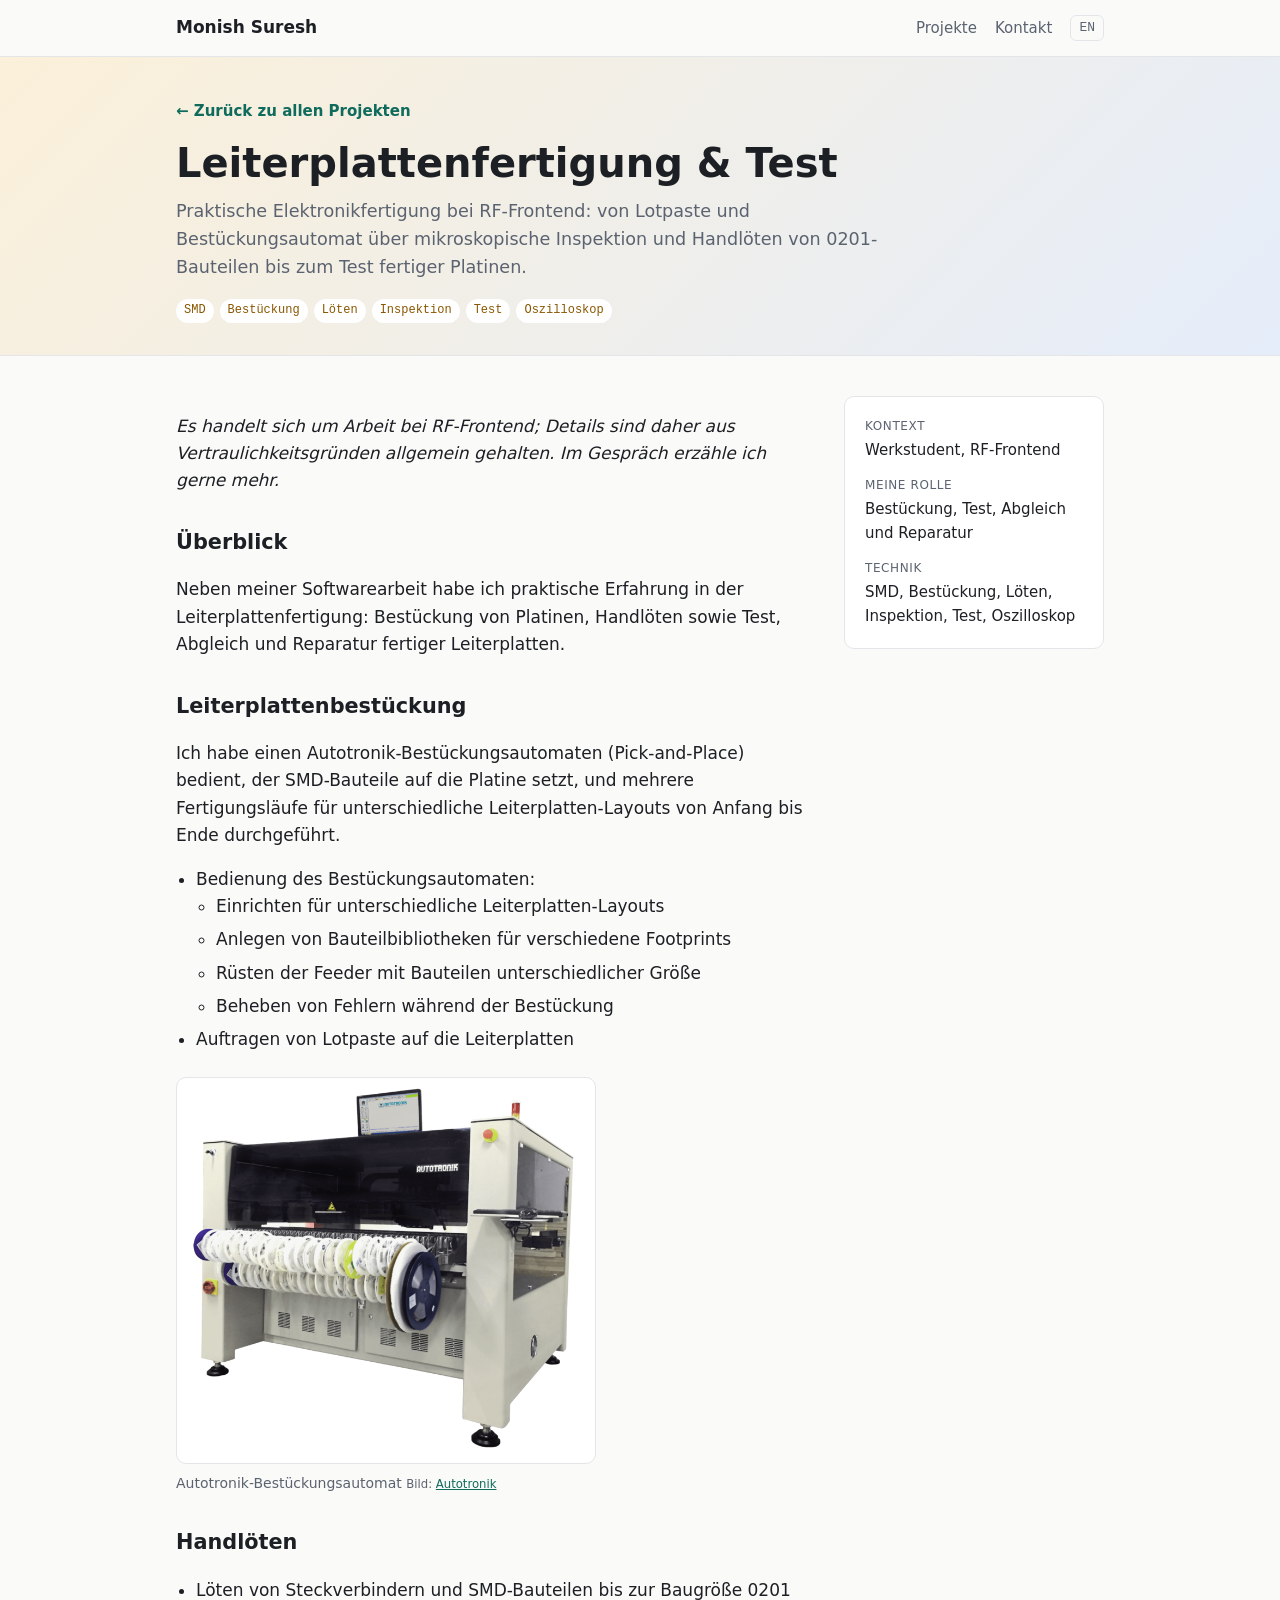
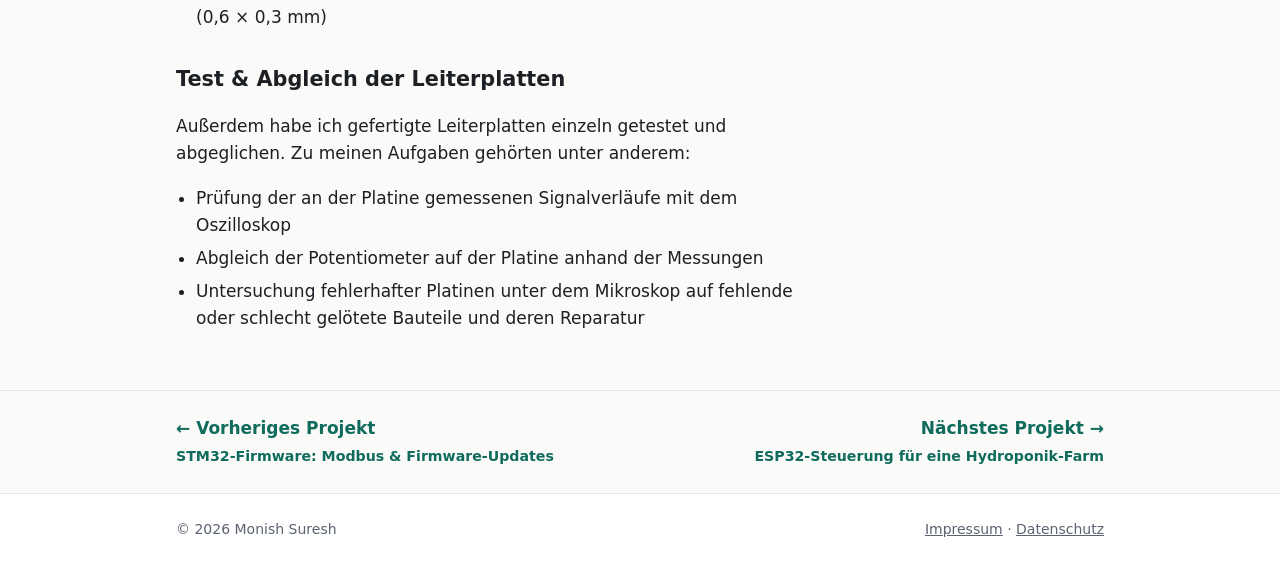
<file: de/projects/pcb-production.html>
<!doctype html>
<html lang="de">
<head>
  <meta charset="utf-8">
  <meta name="viewport" content="width=device-width, initial-scale=1">
  <title>Leiterplattenfertigung &amp; Test – Monish Suresh</title>
  <meta name="description" content="Praktische Elektronikfertigung bei RF-Frontend: von Lotpaste und Bestückungsautomat über mikroskopische Inspektion und Handlöten von 0201-Bauteilen bis zum Test fertiger Platinen.">
  <meta name="color-scheme" content="light">
  <link rel="alternate" hreflang="en" href="../../projects/pcb-production.html">
  <link rel="stylesheet" href="../../assets/css/style.css">
</head>
<body>

<header class="site-header">
  <div class="wrap">
    <a class="brand" href="../index.html">Monish Suresh</a>
    <nav class="nav">
      <a href="../index.html#projekte">Projekte</a>
      <a href="../index.html#kontakt">Kontakt</a>
      <a class="lang" href="../../projects/pcb-production.html" hreflang="en" lang="en" title="English version">EN</a>
    </nav>
  </div>
</header>

<main>
  <section class="project-hero amber">
    <div class="wrap">
      <a class="back" href="../index.html#projekte">← Zurück zu allen Projekten</a>
      <h1>Leiterplattenfertigung &amp; Test</h1>
      <p class="lead">Praktische Elektronikfertigung bei RF-Frontend: von Lotpaste und Bestückungsautomat über mikroskopische Inspektion und Handlöten von 0201-Bauteilen bis zum Test fertiger Platinen.</p>
      <ul class="tags"><li>SMD</li><li>Bestückung</li><li>Löten</li><li>Inspektion</li><li>Test</li><li>Oszilloskop</li></ul>
    </div>
  </section>

  <div class="project-body">
    <div class="wrap">
      <article>
        <p><em>Es handelt sich um Arbeit bei RF-Frontend; Details sind daher aus Vertraulichkeitsgründen allgemein gehalten. Im Gespräch erzähle ich gerne mehr.</em></p>
        <h2>Überblick</h2>
        <p>Neben meiner Softwarearbeit habe ich praktische Erfahrung in der Leiterplattenfertigung: Bestückung von Platinen, Handlöten sowie Test, Abgleich und Reparatur fertiger Leiterplatten.</p>

        <h2>Leiterplattenbestückung</h2>
        <p>Ich habe einen Autotronik-Bestückungsautomaten (Pick-and-Place) bedient, der SMD-Bauteile auf die Platine setzt, und mehrere Fertigungsläufe für unterschiedliche Leiterplatten-Layouts von Anfang bis Ende durchgeführt.</p>
        <ul>
          <li>Bedienung des Bestückungsautomaten:
            <ul>
              <li>Einrichten für unterschiedliche Leiterplatten-Layouts</li>
              <li>Anlegen von Bauteilbibliotheken für verschiedene Footprints</li>
              <li>Rüsten der Feeder mit Bauteilen unterschiedlicher Größe</li>
              <li>Beheben von Fehlern während der Bestückung</li>
            </ul>
          </li>
          <li>Auftragen von Lotpaste auf die Leiterplatten</li>
        </ul>
        <figure class="figure narrow">
          <img class="contain" src="../../assets/img/autotronik-pick-and-place.jpg" alt="Autotronik SMD-Bestückungsautomat mit Bauteilrollen" loading="lazy">
          <figcaption>Autotronik-Bestückungsautomat <small>Bild: <a href="https://autotronik-smt.de/" rel="noopener">Autotronik</a></small></figcaption>
        </figure>

        <h2>Handlöten</h2>
        <ul>
          <li>Löten von Steckverbindern und SMD-Bauteilen bis zur Baugröße 0201 (0,6&nbsp;×&nbsp;0,3&nbsp;mm)</li>
        </ul>

        <h2>Test &amp; Abgleich der Leiterplatten</h2>
        <p>Außerdem habe ich gefertigte Leiterplatten einzeln getestet und abgeglichen. Zu meinen Aufgaben gehörten unter anderem:</p>
        <ul>
          <li>Prüfung der an der Platine gemessenen Signalverläufe mit dem Oszilloskop</li>
          <li>Abgleich der Potentiometer auf der Platine anhand der Messungen</li>
          <li>Untersuchung fehlerhafter Platinen unter dem Mikroskop auf fehlende oder schlecht gelötete Bauteile und deren Reparatur</li>
        </ul>
      </article>

      <aside class="facts">
        <dl>
          <dt>Kontext</dt><dd>Werkstudent, RF-Frontend</dd>
          <dt>Meine Rolle</dt><dd>Bestückung, Test, Abgleich und Reparatur</dd>
          <dt>Technik</dt><dd>SMD, Bestückung, Löten, Inspektion, Test, Oszilloskop</dd>
        </dl>
      </aside>
    </div>
  </div>

  <nav class="project-nav">
    <div class="wrap">
      <a href="stm32-firmware.html">← Vorheriges Projekt<br><small>STM32-Firmware: Modbus &amp; Firmware-Updates</small></a>
      <a href="hydroponic.html" style="text-align:right">Nächstes Projekt →<br><small>ESP32-Steuerung für eine Hydroponik-Farm</small></a>
    </div>
  </nav>
</main>

<footer class="site-footer">
  <div class="wrap">
    <span>© 2026 Monish Suresh</span>
    <span><a href="../../impressum.html">Impressum</a> · <a href="../../datenschutz.html">Datenschutz</a></span>
  </div>
</footer>

</body>
</html>
</file>
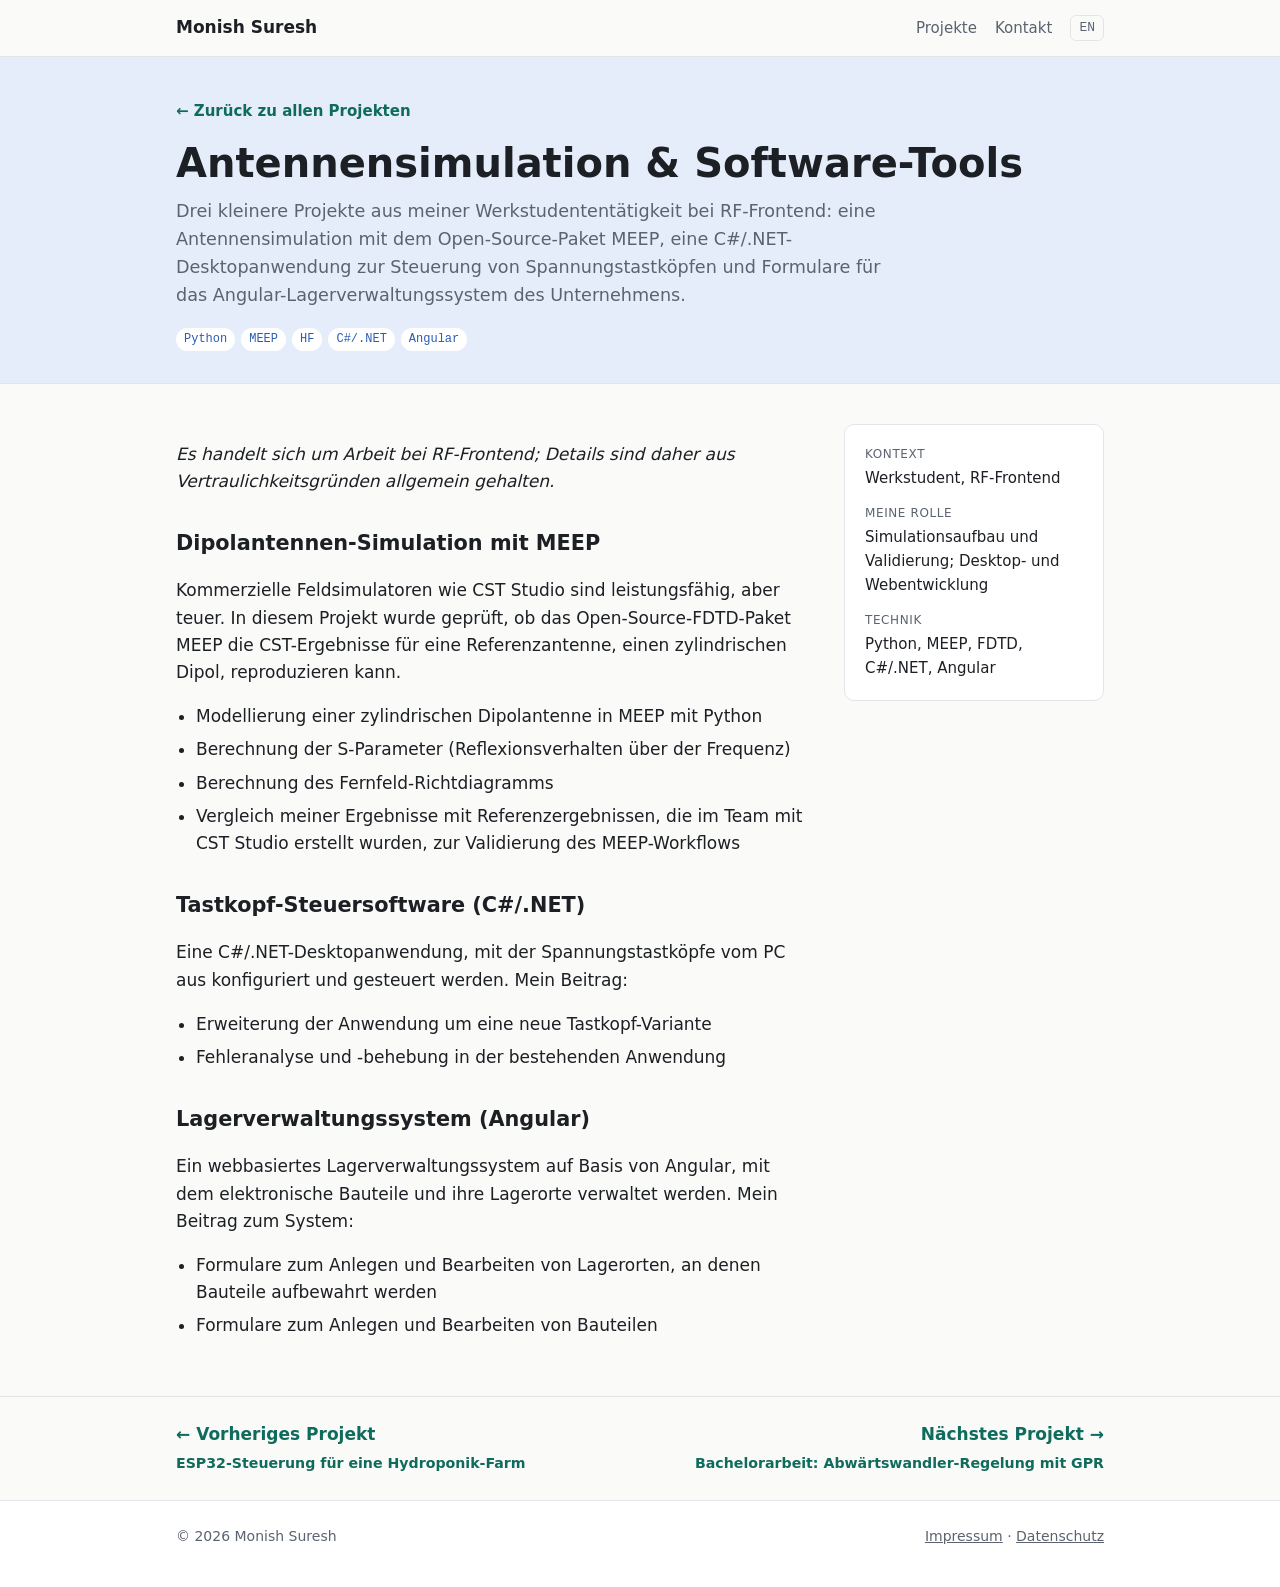
<file: de/projects/shorter-projects.html>
<!doctype html>
<html lang="de">
<head>
  <meta charset="utf-8">
  <meta name="viewport" content="width=device-width, initial-scale=1">
  <title>Antennensimulation &amp; Software-Tools – Monish Suresh</title>
  <meta name="description" content="Drei kleinere Projekte bei RF-Frontend: eine Dipolantennen-Simulation in Python mit MEEP, abgeglichen mit Referenzergebnissen aus CST Studio, eine C#/.NET-Desktopanwendung zur Steuerung von Spannungstastköpfen und Angular-Formulare für ein Lagerverwaltungssystem.">
  <meta name="color-scheme" content="light">
  <link rel="alternate" hreflang="en" href="../../projects/shorter-projects.html">
  <link rel="stylesheet" href="../../assets/css/style.css">
</head>
<body>

<header class="site-header">
  <div class="wrap">
    <a class="brand" href="../index.html">Monish Suresh</a>
    <nav class="nav">
      <a href="../index.html#projekte">Projekte</a>
      <a href="../index.html#kontakt">Kontakt</a>
      <a class="lang" href="../../projects/shorter-projects.html" hreflang="en" lang="en" title="English version">EN</a>
    </nav>
  </div>
</header>

<main>
  <section class="project-hero blue">
    <div class="wrap">
      <a class="back" href="../index.html#projekte">← Zurück zu allen Projekten</a>
      <h1>Antennensimulation &amp; Software-Tools</h1>
      <p class="lead">Drei kleinere Projekte aus meiner Werkstudententätigkeit bei RF-Frontend: eine Antennensimulation mit dem Open-Source-Paket MEEP, eine C#/.NET-Desktopanwendung zur Steuerung von Spannungstastköpfen und Formulare für das Angular-Lagerverwaltungssystem des Unternehmens.</p>
      <ul class="tags"><li>Python</li><li>MEEP</li><li>HF</li><li>C#/.NET</li><li>Angular</li></ul>
    </div>
  </section>

  <div class="project-body">
    <div class="wrap">
      <article>
        <p><em>Es handelt sich um Arbeit bei RF-Frontend; Details sind daher aus Vertraulichkeitsgründen allgemein gehalten.</em></p>
        <h2>Dipolantennen-Simulation mit MEEP</h2>
        <p>Kommerzielle Feldsimulatoren wie CST Studio sind leistungsfähig, aber teuer. In diesem Projekt wurde geprüft, ob das Open-Source-FDTD-Paket MEEP die CST-Ergebnisse für eine Referenzantenne, einen zylindrischen Dipol, reproduzieren kann.</p>
        <ul>
          <li>Modellierung einer zylindrischen Dipolantenne in MEEP mit Python</li>
          <li>Berechnung der S-Parameter (Reflexionsverhalten über der Frequenz)</li>
          <li>Berechnung des Fernfeld-Richtdiagramms</li>
          <li>Vergleich meiner Ergebnisse mit Referenzergebnissen, die im Team mit CST Studio erstellt wurden, zur Validierung des MEEP-Workflows</li>
        </ul>
        <!-- MEEP is open source: a generic dipole simulation rerun at home (no company data) could provide S11 / far-field plots here later. -->
        <!-- <p>[Wie gut MEEP mit CST übereinstimmte und was das für den Workflow bedeutet.]</p> -->

        <h2>Tastkopf-Steuersoftware (C#/.NET)</h2>
        <p>Eine C#/.NET-Desktopanwendung, mit der Spannungstastköpfe vom PC aus konfiguriert und gesteuert werden. Mein Beitrag:</p>
        <ul>
          <li>Erweiterung der Anwendung um eine neue Tastkopf-Variante</li>
          <li>Fehleranalyse und -behebung in der bestehenden Anwendung</li>
        </ul>

        <h2>Lagerverwaltungssystem (Angular)</h2>
        <p>Ein webbasiertes Lagerverwaltungssystem auf Basis von Angular, mit dem elektronische Bauteile und ihre Lagerorte verwaltet werden. Mein Beitrag zum System:</p>
        <ul>
          <li>Formulare zum Anlegen und Bearbeiten von Lagerorten, an denen Bauteile aufbewahrt werden</li>
          <li>Formulare zum Anlegen und Bearbeiten von Bauteilen</li>
        </ul>
      </article>

      <aside class="facts">
        <dl>
          <dt>Kontext</dt><dd>Werkstudent, RF-Frontend</dd>
          <dt>Meine Rolle</dt><dd>Simulationsaufbau und Validierung; Desktop- und Webentwicklung</dd>
          <dt>Technik</dt><dd>Python, MEEP, FDTD, C#/.NET, Angular</dd>
        </dl>
      </aside>
    </div>
  </div>

  <nav class="project-nav">
    <div class="wrap">
      <a href="hydroponic.html">← Vorheriges Projekt<br><small>ESP32-Steuerung für eine Hydroponik-Farm</small></a>
      <a href="bachelor-thesis.html" style="text-align:right">Nächstes Projekt →<br><small>Bachelorarbeit: Abwärtswandler-Regelung mit GPR</small></a>
    </div>
  </nav>
</main>

<footer class="site-footer">
  <div class="wrap">
    <span>© 2026 Monish Suresh</span>
    <span><a href="../../impressum.html">Impressum</a> · <a href="../../datenschutz.html">Datenschutz</a></span>
  </div>
</footer>

</body>
</html>
</file>
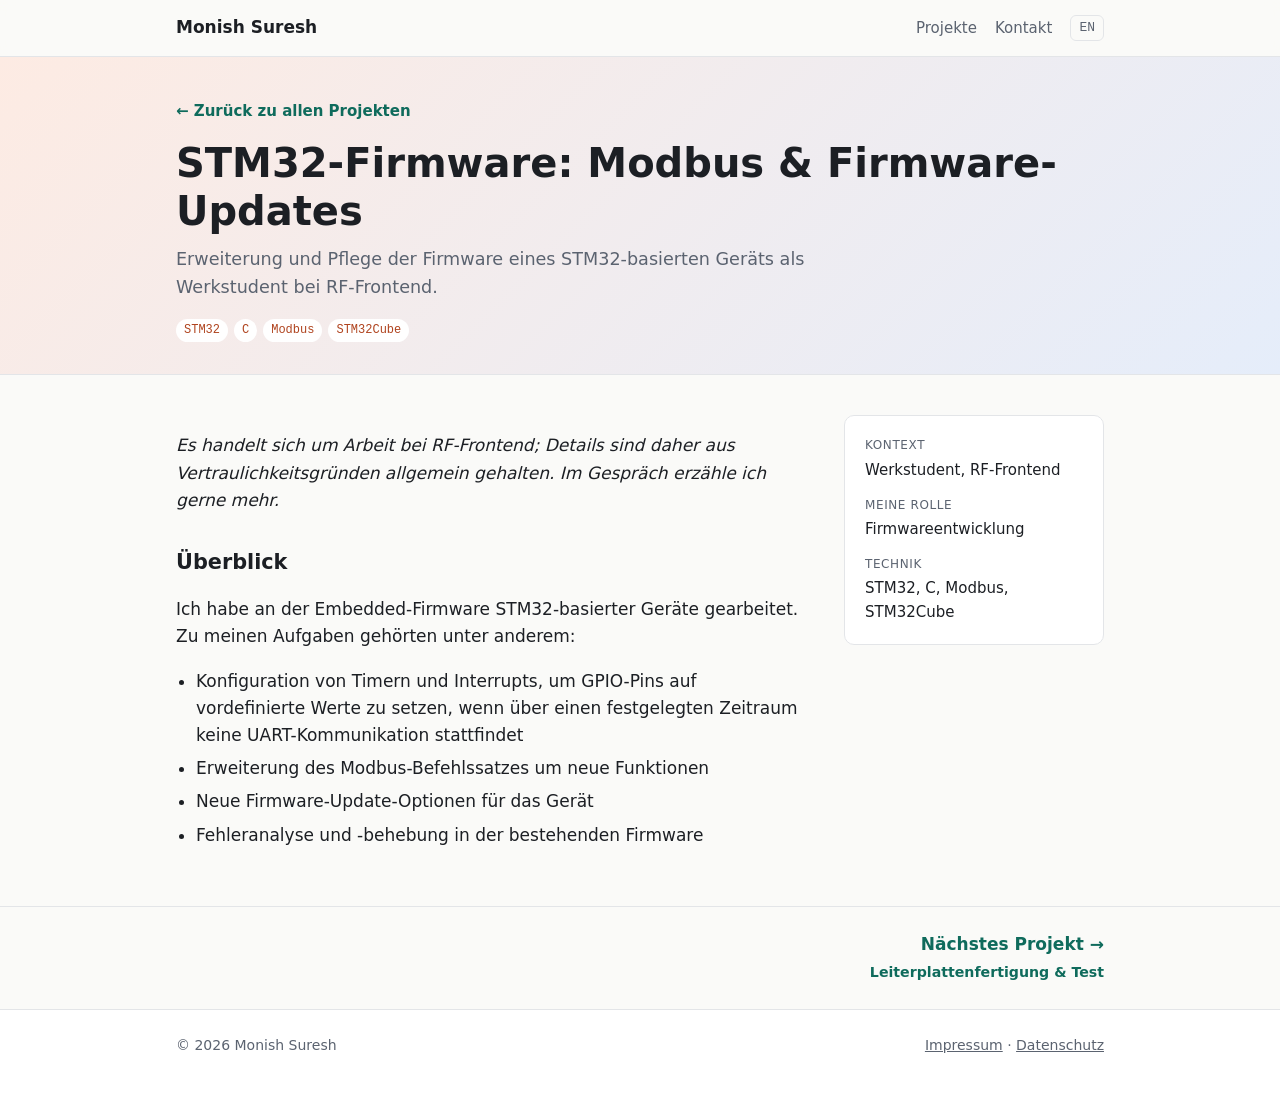
<file: de/projects/stm32-firmware.html>
<!doctype html>
<html lang="de">
<head>
  <meta charset="utf-8">
  <meta name="viewport" content="width=device-width, initial-scale=1">
  <title>STM32-Firmware: Modbus &amp; Firmware-Updates – Monish Suresh</title>
  <meta name="description" content="Erweiterung und Pflege der Firmware eines STM32-basierten Geräts als Werkstudent bei RF-Frontend.">
  <meta name="color-scheme" content="light">
  <link rel="alternate" hreflang="en" href="../../projects/stm32-firmware.html">
  <link rel="stylesheet" href="../../assets/css/style.css">
</head>
<body>

<header class="site-header">
  <div class="wrap">
    <a class="brand" href="../index.html">Monish Suresh</a>
    <nav class="nav">
      <a href="../index.html#projekte">Projekte</a>
      <a href="../index.html#kontakt">Kontakt</a>
      <a class="lang" href="../../projects/stm32-firmware.html" hreflang="en" lang="en" title="English version">EN</a>
    </nav>
  </div>
</header>

<main>
  <section class="project-hero coral">
    <div class="wrap">
      <a class="back" href="../index.html#projekte">← Zurück zu allen Projekten</a>
      <h1>STM32-Firmware: Modbus &amp; Firmware-Updates</h1>
      <p class="lead">Erweiterung und Pflege der Firmware eines STM32-basierten Geräts als Werkstudent bei RF-Frontend.</p>
      <ul class="tags"><li>STM32</li><li>C</li><li>Modbus</li><li>STM32Cube</li></ul>
    </div>
  </section>

  <div class="project-body">
    <div class="wrap">
      <article>
        <p><em>Es handelt sich um Arbeit bei RF-Frontend; Details sind daher aus Vertraulichkeitsgründen allgemein gehalten. Im Gespräch erzähle ich gerne mehr.</em></p>
        <h2>Überblick</h2>
        <p>Ich habe an der Embedded-Firmware STM32-basierter Geräte gearbeitet. Zu meinen Aufgaben gehörten unter anderem:</p>
        <ul>
          <li>Konfiguration von Timern und Interrupts, um GPIO-Pins auf vordefinierte Werte zu setzen, wenn über einen festgelegten Zeitraum keine UART-Kommunikation stattfindet</li>
          <li>Erweiterung des Modbus-Befehlssatzes um neue Funktionen</li>
          <li>Neue Firmware-Update-Optionen für das Gerät</li>
          <li>Fehleranalyse und -behebung in der bestehenden Firmware</li>
        </ul>
      </article>

      <aside class="facts">
        <dl>
          <dt>Kontext</dt><dd>Werkstudent, RF-Frontend</dd>
          <dt>Meine Rolle</dt><dd>Firmwareentwicklung</dd>
          <dt>Technik</dt><dd>STM32, C, Modbus, STM32Cube</dd>
        </dl>
      </aside>
    </div>
  </div>

  <nav class="project-nav">
    <div class="wrap">
      <span></span>
      <a href="pcb-production.html" style="text-align:right">Nächstes Projekt →<br><small>Leiterplattenfertigung &amp; Test</small></a>
    </div>
  </nav>
</main>

<footer class="site-footer">
  <div class="wrap">
    <span>© 2026 Monish Suresh</span>
    <span><a href="../../impressum.html">Impressum</a> · <a href="../../datenschutz.html">Datenschutz</a></span>
  </div>
</footer>

</body>
</html>
</file>
<file: assets/css/style.css>
/* System fonts only: no requests to third-party servers (GDPR-friendly). */
:root {
  --bg: #fafaf8;
  --surface: #ffffff;
  --text: #1c1f24;
  --muted: #5b6370;
  --border: #e3e5e8;
  --accent: #0f6b5c;
  --accent-soft: #e3f1ee;
  --coral: #b0441f;
  --coral-soft: #fdebe3;
  --blue: #2a5db0;
  --blue-soft: #e5edfa;
  --amber: #8a5700;
  --amber-soft: #fbf0d9;
  --radius: 10px;
  --max: 960px;
  --font: system-ui, -apple-system, "Segoe UI", Roboto, "Helvetica Neue", Arial, sans-serif;
  --mono: ui-monospace, "Cascadia Code", "SF Mono", Consolas, monospace;
}


* { box-sizing: border-box; }

html { scroll-behavior: smooth; }

body {
  margin: 0;
  background: var(--bg);
  color: var(--text);
  font-family: var(--font);
  font-size: 17px;
  line-height: 1.6;
}

a { color: var(--accent); }
a:hover { text-decoration-thickness: 2px; }

img { max-width: 100%; display: block; }

.wrap { max-width: var(--max); margin: 0 auto; padding: 0 16px; }

/* Header */
.site-header {
  position: sticky;
  top: 0;
  z-index: 10;
  background: color-mix(in srgb, var(--bg) 88%, transparent);
  backdrop-filter: blur(8px);
  border-bottom: 1px solid var(--border);
}
.site-header .wrap {
  display: flex;
  align-items: center;
  justify-content: space-between;
  gap: 16px;
  height: 56px;
}
.brand { font-weight: 700; color: var(--text); text-decoration: none; }
.nav { display: flex; gap: 18px; align-items: center; font-size: 15px; }
.nav a { color: var(--muted); text-decoration: none; }
.nav a:hover { color: var(--text); }
.nav .lang {
  border: 1px solid var(--border);
  border-radius: 6px;
  padding: 2px 8px;
  font-family: var(--mono);
  font-size: 13px;
}
@media (max-width: 640px) {
  .nav .hide-sm { display: none; }
}

/* Hero */
.hero {
  padding: 64px 0 48px;
  background:
    radial-gradient(circle at 85% 20%, var(--coral-soft), transparent 45%),
    linear-gradient(135deg, var(--accent-soft) 0%, var(--blue-soft) 100%);
  border-bottom: 1px solid var(--border);
}
.hero h1 span { color: var(--accent); }
.hero .wrap {
  display: grid;
  grid-template-columns: 1fr auto;
  gap: 40px;
  align-items: center;
}
.hero h1 { font-size: clamp(2rem, 5vw, 2.9rem); line-height: 1.15; margin: 0 0 8px; }
.hero .role { font-size: 1.2rem; color: var(--muted); margin: 0 0 20px; }
.hero .meta { font-size: 15px; color: var(--muted); margin: 0 0 24px; }
.photo {
  width: 200px;
  height: auto;
  aspect-ratio: 2378 / 3074;
  border-radius: var(--radius);
  object-fit: cover;
  border: 4px solid var(--surface);
  box-shadow: 0 2px 12px rgb(0 0 0 / 0.12);
}
.photo-placeholder {
  display: grid;
  place-items: center;
  background: linear-gradient(135deg, var(--accent), var(--blue));
  color: #fff;
  font-size: 3rem;
  font-weight: 700;
}
@media (max-width: 640px) {
  .hero { padding-top: 40px; }
  .hero .wrap { grid-template-columns: 1fr; }
  .photo { order: -1; width: 140px; }
  .photo-placeholder { font-size: 2rem; }
}

.buttons { display: flex; flex-wrap: wrap; gap: 10px; }
.btn {
  display: inline-block;
  padding: 9px 16px;
  border-radius: 8px;
  border: 1px solid var(--border);
  background: var(--surface);
  color: var(--text);
  text-decoration: none;
  font-size: 15px;
  font-weight: 600;
}
.btn:hover { border-color: var(--accent); }
.btn.primary { background: var(--accent); border-color: var(--accent); color: var(--bg); }

/* Sections */
section { padding: 40px 0; }
section h2 {
  display: flex;
  align-items: center;
  gap: 10px;
  font-size: 1.5rem;
  margin: 0 0 24px;
  padding-bottom: 8px;
  border-bottom: 1px solid var(--border);
}
section h2::before {
  content: "";
  width: 6px;
  height: 1.1em;
  border-radius: 3px;
  background: linear-gradient(var(--accent), var(--blue));
}
#projects h2::before, #projekte h2::before { background: linear-gradient(var(--coral), var(--amber)); }
#personal h2::before, #persoenlich h2::before { background: linear-gradient(var(--blue), var(--accent)); }
#experience h2::before, #erfahrung h2::before { background: linear-gradient(var(--blue), var(--accent)); }
#skills h2::before, #kenntnisse h2::before { background: linear-gradient(var(--amber), var(--coral)); }
.about p { max-width: 70ch; margin: 0 0 12px; }

/* Projects */
#projects, #projekte { background: linear-gradient(180deg, transparent, var(--coral-soft) 40%, transparent); }
.card:nth-child(4n+1) { --c: var(--accent); --c-soft: var(--accent-soft); }
.card:nth-child(4n+2) { --c: var(--blue);   --c-soft: var(--blue-soft); }
.card:nth-child(4n+3) { --c: var(--coral);  --c-soft: var(--coral-soft); }
.card:nth-child(4n+4) { --c: var(--amber);  --c-soft: var(--amber-soft); }
.projects-grid {
  display: grid;
  grid-template-columns: repeat(auto-fill, minmax(280px, 1fr));
  gap: 20px;
}
.card {
  background: var(--surface);
  border: 1px solid var(--border);
  border-radius: var(--radius);
  overflow: hidden;
  display: flex;
  flex-direction: column;
  border-top: 4px solid var(--c, var(--accent));
  transition: transform .15s ease, box-shadow .15s ease;
}
.card:hover { transform: translateY(-3px); box-shadow: 0 8px 24px rgb(0 0 0 / 0.08); }
.card .tags li { background: var(--c-soft, var(--accent-soft)); color: var(--c, var(--accent)); }
.card .links a { color: var(--c, var(--accent)); font-weight: 600; }
.card .shot {
  aspect-ratio: 16 / 9;
  object-fit: cover;
  width: 100%;
  background: var(--c-soft, var(--accent-soft));
}
.card .shot-placeholder {
  display: grid;
  place-items: center;
  color: var(--c, var(--accent));
  font-family: var(--mono);
  font-size: 13px;
}
.card .body { padding: 18px; display: flex; flex-direction: column; gap: 10px; flex: 1; }
.card h3 { margin: 0; font-size: 1.1rem; }
.card p { margin: 0; color: var(--muted); font-size: 15px; }
.card ul { margin: 0; padding-left: 18px; font-size: 15px; color: var(--muted); }
.card .links { margin-top: auto; font-size: 15px; }

.tags { display: flex; flex-wrap: wrap; gap: 6px; padding: 0; margin: 0; list-style: none; }
.tags li {
  font-family: var(--mono);
  font-size: 12px;
  padding: 2px 8px;
  border-radius: 999px;
  background: var(--accent-soft);
  color: var(--accent);
}

/* Timeline */
.timeline { list-style: none; margin: 0; padding: 0; }
.timeline > li {
  display: grid;
  grid-template-columns: 170px 1fr;
  gap: 20px;
  padding: 16px 0;
  border-bottom: 1px solid var(--border);
}
.timeline > li:last-child { border-bottom: 0; }
.timeline .when { color: var(--blue); font-weight: 600; font-family: var(--mono); font-size: 14px; padding-top: 2px; }
.timeline h3 { margin: 0 0 2px; font-size: 1.05rem; }
.timeline > li > div:last-child { border-left: 3px solid var(--blue-soft); padding-left: 16px; }
#education .timeline .when, #ausbildung .timeline .when { color: var(--accent); }
#education .timeline > li > div:last-child, #ausbildung .timeline > li > div:last-child { border-left-color: var(--accent-soft); }
.timeline .where { color: var(--muted); margin: 0 0 6px; font-size: 15px; }
.timeline ul { margin: 0; padding-left: 18px; font-size: 15px; }
@media (max-width: 640px) {
  .timeline > li { grid-template-columns: 1fr; gap: 4px; }
}

/* Skills */
.skills { display: grid; grid-template-columns: repeat(auto-fill, minmax(220px, 1fr)); gap: 20px; }
.skills > div:nth-child(5n+1) { --c: var(--accent); --c-soft: var(--accent-soft); }
.skills > div:nth-child(5n+2) { --c: var(--blue);   --c-soft: var(--blue-soft); }
.skills > div:nth-child(5n+3) { --c: var(--coral);  --c-soft: var(--coral-soft); }
.skills > div:nth-child(5n+4) { --c: var(--amber);  --c-soft: var(--amber-soft); }
.skills > div:nth-child(5n+5) { --c: var(--accent); --c-soft: var(--accent-soft); }
.skills .tags li { background: var(--c-soft); color: var(--c); }
.skills h3 { font-size: 0.95rem; margin: 0 0 8px; color: var(--c); text-transform: uppercase; letter-spacing: 0.04em; }

/* Contact */
.contact { background: linear-gradient(135deg, var(--blue-soft), var(--accent-soft)); border-top: 1px solid var(--border); }
.contact p { margin: 0 0 16px; }

/* Footer */
.site-footer {
  border-top: 1px solid var(--border);
  background: var(--surface);
  padding: 24px 0 40px;
  font-size: 14px;
  color: var(--muted);
}
.site-footer .wrap { display: flex; flex-wrap: wrap; justify-content: space-between; gap: 12px; }
.site-footer a { color: var(--muted); }

/* Legal pages */
.legal { padding: 48px 0; }
.legal .wrap { max-width: 720px; }
.legal h1 { margin-top: 0; }
.legal h2 { font-size: 1.15rem; margin-top: 32px; border: 0; padding: 0; }
.todo { background: #fff3c4; color: #5a4500; padding: 0 4px; border-radius: 4px; }

/* Project detail pages */
.project-hero {
  padding: 40px 0 32px;
  background: linear-gradient(135deg, var(--c-soft, var(--accent-soft)) 0%, var(--blue-soft) 100%);
  border-bottom: 1px solid var(--border);
}
.project-hero.teal  { --c: var(--accent); --c-soft: var(--accent-soft); }
.project-hero.blue  { --c: var(--blue);   --c-soft: var(--blue-soft); }
.project-hero.coral { --c: var(--coral);  --c-soft: var(--coral-soft); }
.project-hero.amber { --c: var(--amber);  --c-soft: var(--amber-soft); }
.back { display: inline-block; margin-bottom: 16px; font-size: 15px; text-decoration: none; font-weight: 600; }
.project-hero h1 { font-size: clamp(1.8rem, 4.5vw, 2.5rem); line-height: 1.2; margin: 0 0 10px; }
.project-hero .lead { font-size: 1.1rem; color: var(--muted); margin: 0 0 18px; max-width: 65ch; }
.project-hero .tags li { background: var(--surface); color: var(--c, var(--accent)); }

.project-body { padding: 40px 0; }
.project-body .wrap { display: grid; grid-template-columns: 1fr 260px; gap: 40px; align-items: start; }
.project-body article > * { max-width: 68ch; }
.project-body article h2 { font-size: 1.3rem; margin: 32px 0 12px; }
.project-body article h2:first-child { margin-top: 0; }
.project-body article ul { padding-left: 20px; }
.project-body article li { margin-bottom: 6px; }

.figure {
  margin: 24px 0;
  max-width: none !important;
}
.figure img, .figure .ph {
  width: 100%;
  aspect-ratio: 16 / 9;
  border-radius: var(--radius);
  border: 1px solid var(--border);
  object-fit: cover;
}
.figure .ph {
  display: grid;
  place-items: center;
  background: var(--accent-soft);
  color: var(--accent);
  font-family: var(--mono);
  font-size: 13px;
}
.figure figcaption { font-size: 14px; color: var(--muted); margin-top: 8px; }
.gallery { display: grid; grid-template-columns: repeat(auto-fit, minmax(220px, 1fr)); gap: 12px; max-width: none !important; }
.gallery .figure { margin: 0; }

.facts {
  position: sticky;
  top: 76px;
  background: var(--surface);
  border: 1px solid var(--border);
  border-radius: var(--radius);
  padding: 20px;
  font-size: 15px;
}
.facts dl { margin: 0; }
.facts dt { font-size: 12px; text-transform: uppercase; letter-spacing: 0.05em; color: var(--muted); margin-top: 14px; }
.facts dt:first-child { margin-top: 0; }
.facts dd { margin: 2px 0 0; }
.facts .btn { margin-top: 18px; width: 100%; text-align: center; }
.facts .btn + .btn { margin-top: 10px; }

.project-nav { border-top: 1px solid var(--border); padding: 24px 0; }
.project-nav .wrap { display: flex; justify-content: space-between; gap: 16px; flex-wrap: wrap; font-weight: 600; }
.project-nav a { text-decoration: none; }

@media (max-width: 760px) {
  .project-body .wrap { grid-template-columns: 1fr; }
  .facts { position: static; order: -1; }
}

/* Key-number highlights on project pages */
.stats {
  display: grid;
  grid-template-columns: repeat(auto-fit, minmax(140px, 1fr));
  gap: 12px;
  margin: 8px 0 28px;
  max-width: none !important;
}
.stat {
  background: var(--surface);
  border: 1px solid var(--border);
  border-left: 4px solid var(--c, var(--accent));
  border-radius: 8px;
  padding: 12px 14px;
}
.stat:nth-child(4n+1) { --c: var(--accent); }
.stat:nth-child(4n+2) { --c: var(--blue); }
.stat:nth-child(4n+3) { --c: var(--coral); }
.stat:nth-child(4n+4) { --c: var(--amber); }
.stat b { display: block; font-size: 1.4rem; line-height: 1.2; color: var(--c); }
.stat span { font-size: 13px; color: var(--muted); }
.figure img.contain { object-fit: contain; background: #fff; aspect-ratio: auto; }
.gallery .figure img.contain { aspect-ratio: 16 / 9; }
.card .shot.contain { object-fit: contain; background: #fff; padding: 8px; }

/* cover panel for cards without a photo */
.card .shot.cover {
  display: flex;
  flex-direction: column;
  align-items: center;
  justify-content: center;
  gap: 10px;
  background: linear-gradient(135deg, var(--c-soft, var(--accent-soft)) 0%, var(--surface) 100%);
  color: var(--c, var(--accent));
}
.card .shot.cover svg { width: 64px; height: 64px; }
.card .shot.cover span { font-family: var(--mono); font-size: 13px; font-weight: 600; letter-spacing: 0.04em; }

/* simple block diagram */
.flow {
  --c: var(--coral);
  display: flex;
  align-items: stretch;
  justify-content: center;
  gap: 14px;
  padding: 32px 20px;
  border: 1px solid var(--border);
  border-radius: var(--radius);
  background: linear-gradient(135deg, var(--coral-soft) 0%, var(--blue-soft) 100%);
}
.flow .node {
  flex: 1;
  max-width: 230px;
  padding: 16px;
  text-align: center;
  background: var(--surface);
  border: 2px solid var(--c);
  border-radius: var(--radius);
  display: flex;
  flex-direction: column;
  justify-content: center;
}
.flow .node b { display: block; }
.flow .node span { font-size: 14px; color: var(--muted); }
.flow .link { align-self: center; display: flex; flex-direction: column; align-items: center; font-family: var(--mono); font-size: 13px; color: var(--c); }
.flow .link i { font-style: normal; font-size: 26px; line-height: 1; }
@media (max-width: 560px) {
  .flow { flex-direction: column; }
  .flow .node { max-width: none; width: 100%; }
  .flow .link i { transform: rotate(90deg); }
}

/* single figure that should not span the full column */
.figure.narrow { max-width: 420px !important; }
</file>
